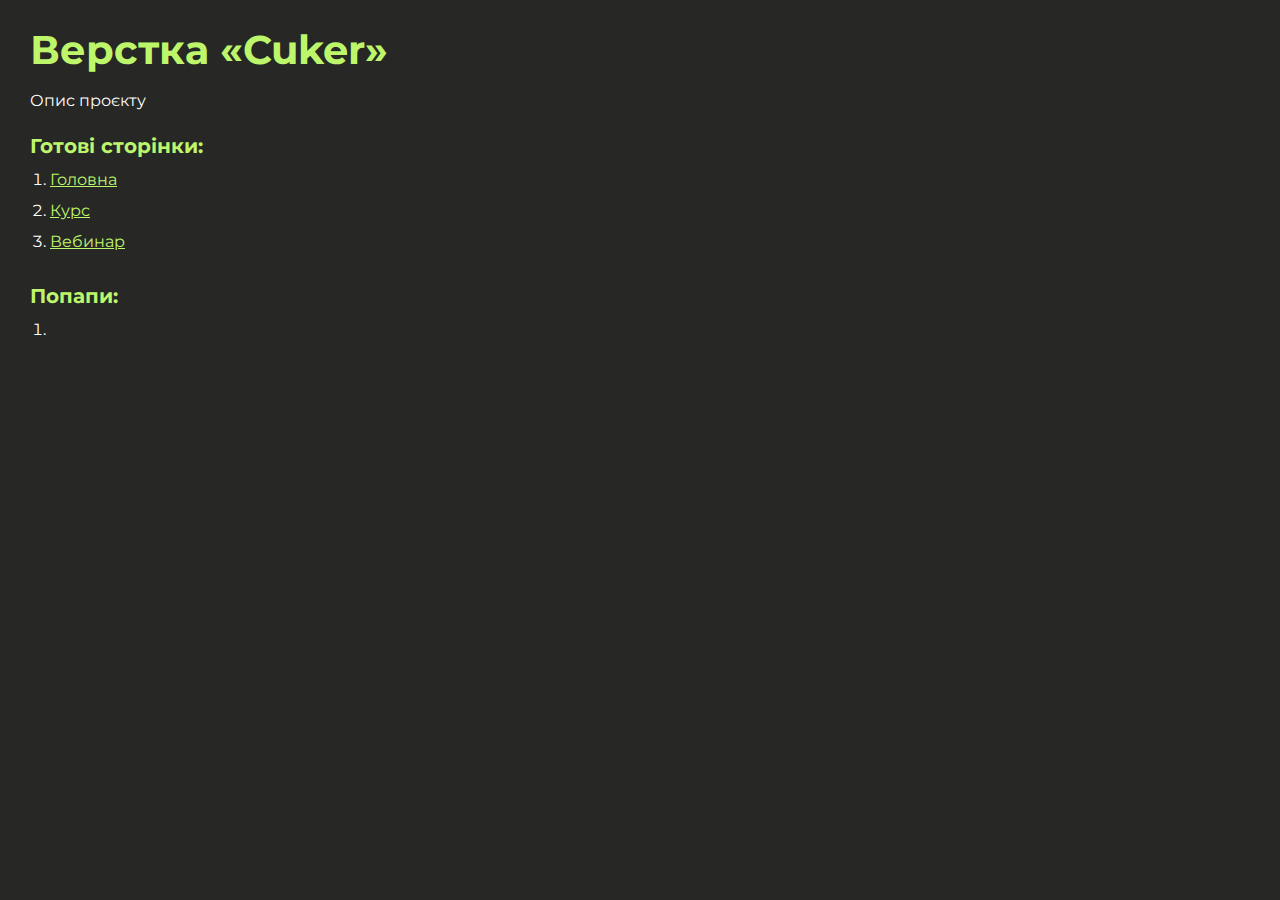
<file: index.html>
<!DOCTYPE html>
<html>

<head>
	<meta charset="UTF-8">
	<meta name="viewport" content="width=device-width, initial-scale=1.0">
	<title>Верстка «Cuker»</title>
</head>

<body>
	<div class="rootpage">
		<h1>Верстка «Cuker»</h1>
		<div class="rootpage__info">
			Опис проєкту
		</div>
		<h2>Готові сторінки:</h2>
		<ol class="rootpage__list">
			<li><a target="_blank" href="home.html">Головна</a></li>
			<li><a target="_blank" href="course.html">Курс</a></li>
			<li><a target="_blank" href="webinar.html">Вебинар</a></li>
		</ol>
		<h2>Попапи:</h2>
		<ol class="rootpage__list">
			<li><a target="_blank" href="home.html#"></a></li>
		</ol>
	</div>
</body>
<style>
	@charset "UTF-8";
	@import url("https://fonts.googleapis.com/css?family=Montserrat:regular,700&display=swap");

	*,
	*::before,
	*::after {
		padding: 0px;
		margin: 0px;
		border: 0px;
		box-sizing: border-box;
	}

	html,
	body {
		height: 100%;
		margin: 0;
		padding: 0;
		min-width: 320px;
		width: 100%;
		color: #fff;
		background-color: #272726;
	}

	body {
		font-family: Montserrat;
		font-size: 100%;
		line-height: 1;
		font-size: 1rem;
	}

	a {
		text-decoration: underline;
		color: #BEF66B;
	}

	a:visited {
		text-decoration: underline;
		color: #BEF66B;
	}

	a:hover {
		text-decoration: none;
	}

	ul li {
		list-style: none;
	}

	img {
		vertical-align: top;
	}

	.wrapper {
		width: 100%;
		min-height: 100%;
		overflow: hidden;
	}

	.rootpage {
		padding: 30px;
		display: flex;
		flex-direction: column;
		align-items: flex-start;
	}

	@media (max-width: 767px) {
		.rootpage {
			padding: 30px 15px;
		}
	}

	h1 {
		color: #BEF66B;
		font-size: 2.5rem;
		margin: 0px 0px 1.25rem 0px;
	}

	@media (max-width: 767px) {
		h1 {
			font-size: 1.85rem;
			margin: 0px 0px 1.25rem 0px;
		}
	}

	h2 {
		color: #BEF66B;
		font-size: 1.25rem;
		margin: 0px 0px 1rem 0px;
	}

	@media (max-width: 767px) {
		h2 {
			font-size: 1.125rem;
			margin: 0px 0px 1rem 0px;
		}
	}

	.rootpage__info {
		line-height: 140%;
		margin: 0px 0px 1.5rem 0px;
	}

	.rootpage__list {
		margin: 0px 0px 2.25rem 1.25rem;
	}

	.rootpage__list li:not(:last-child) {
		margin: 0px 0px 15px 0px;
	}

	.rootpage__contacts,
	.rootpage__tnx {
		border-radius: 200px;
		padding: 20px 65px;
		line-height: 140%;
	}

	@media (max-width: 767px) {

		.rootpage__contacts,
		.rootpage__tnx {
			border-radius: 40px;
			padding: 20px;
		}
	}

	.rootpage__contacts {
		background: #32b5a4;

	}
</style>

</html>
</file>
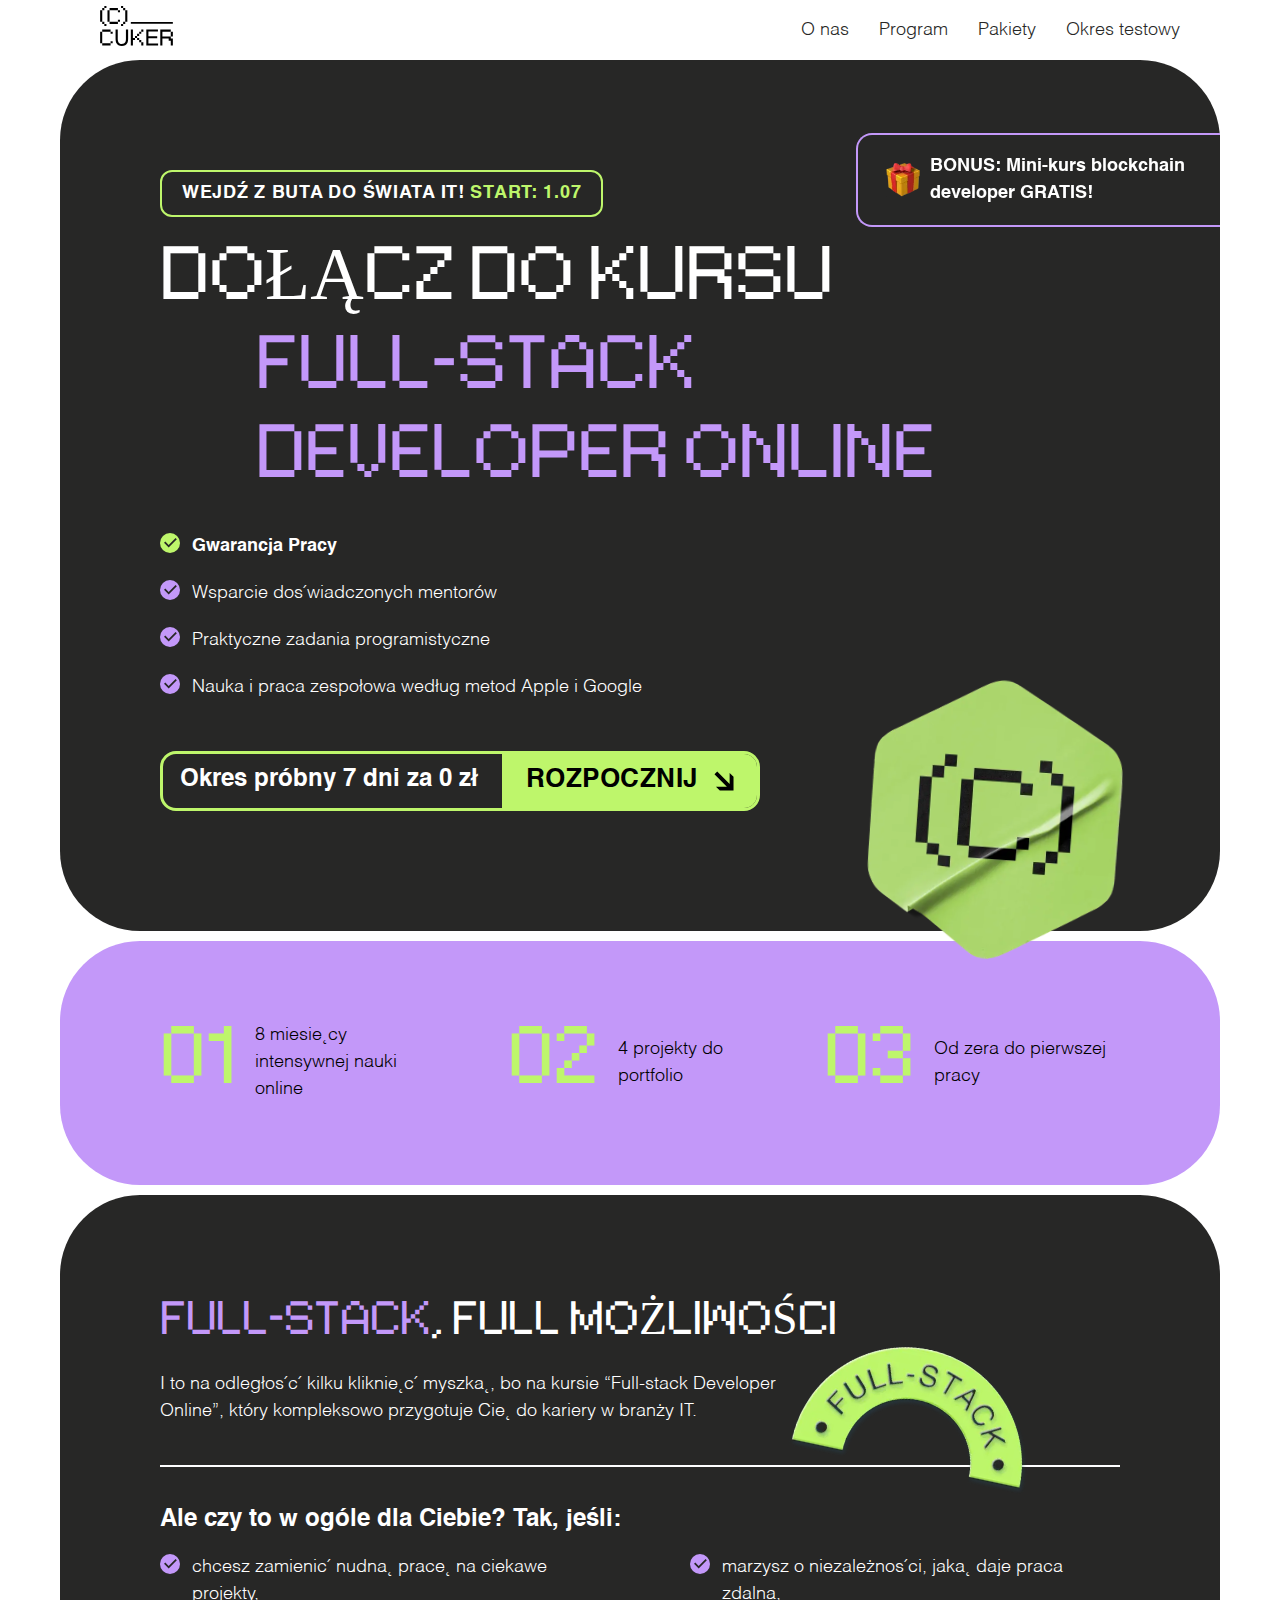
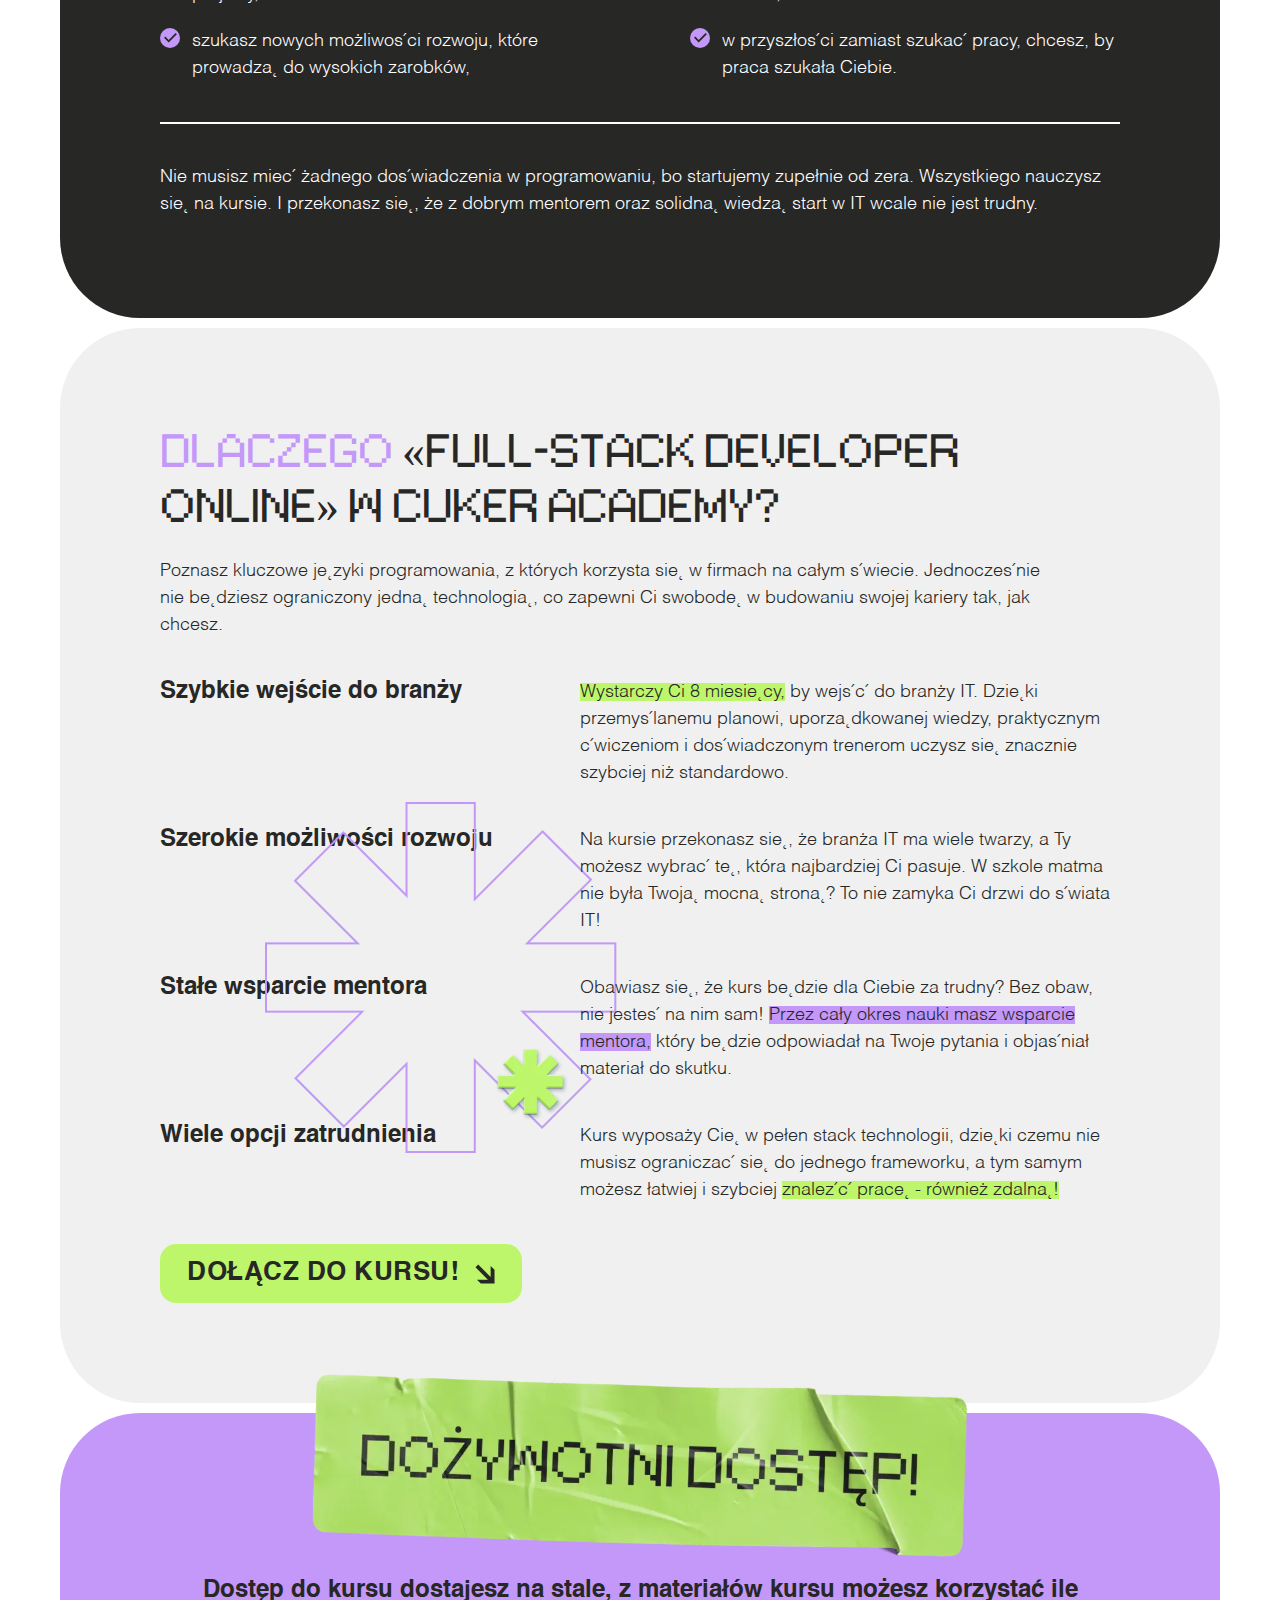
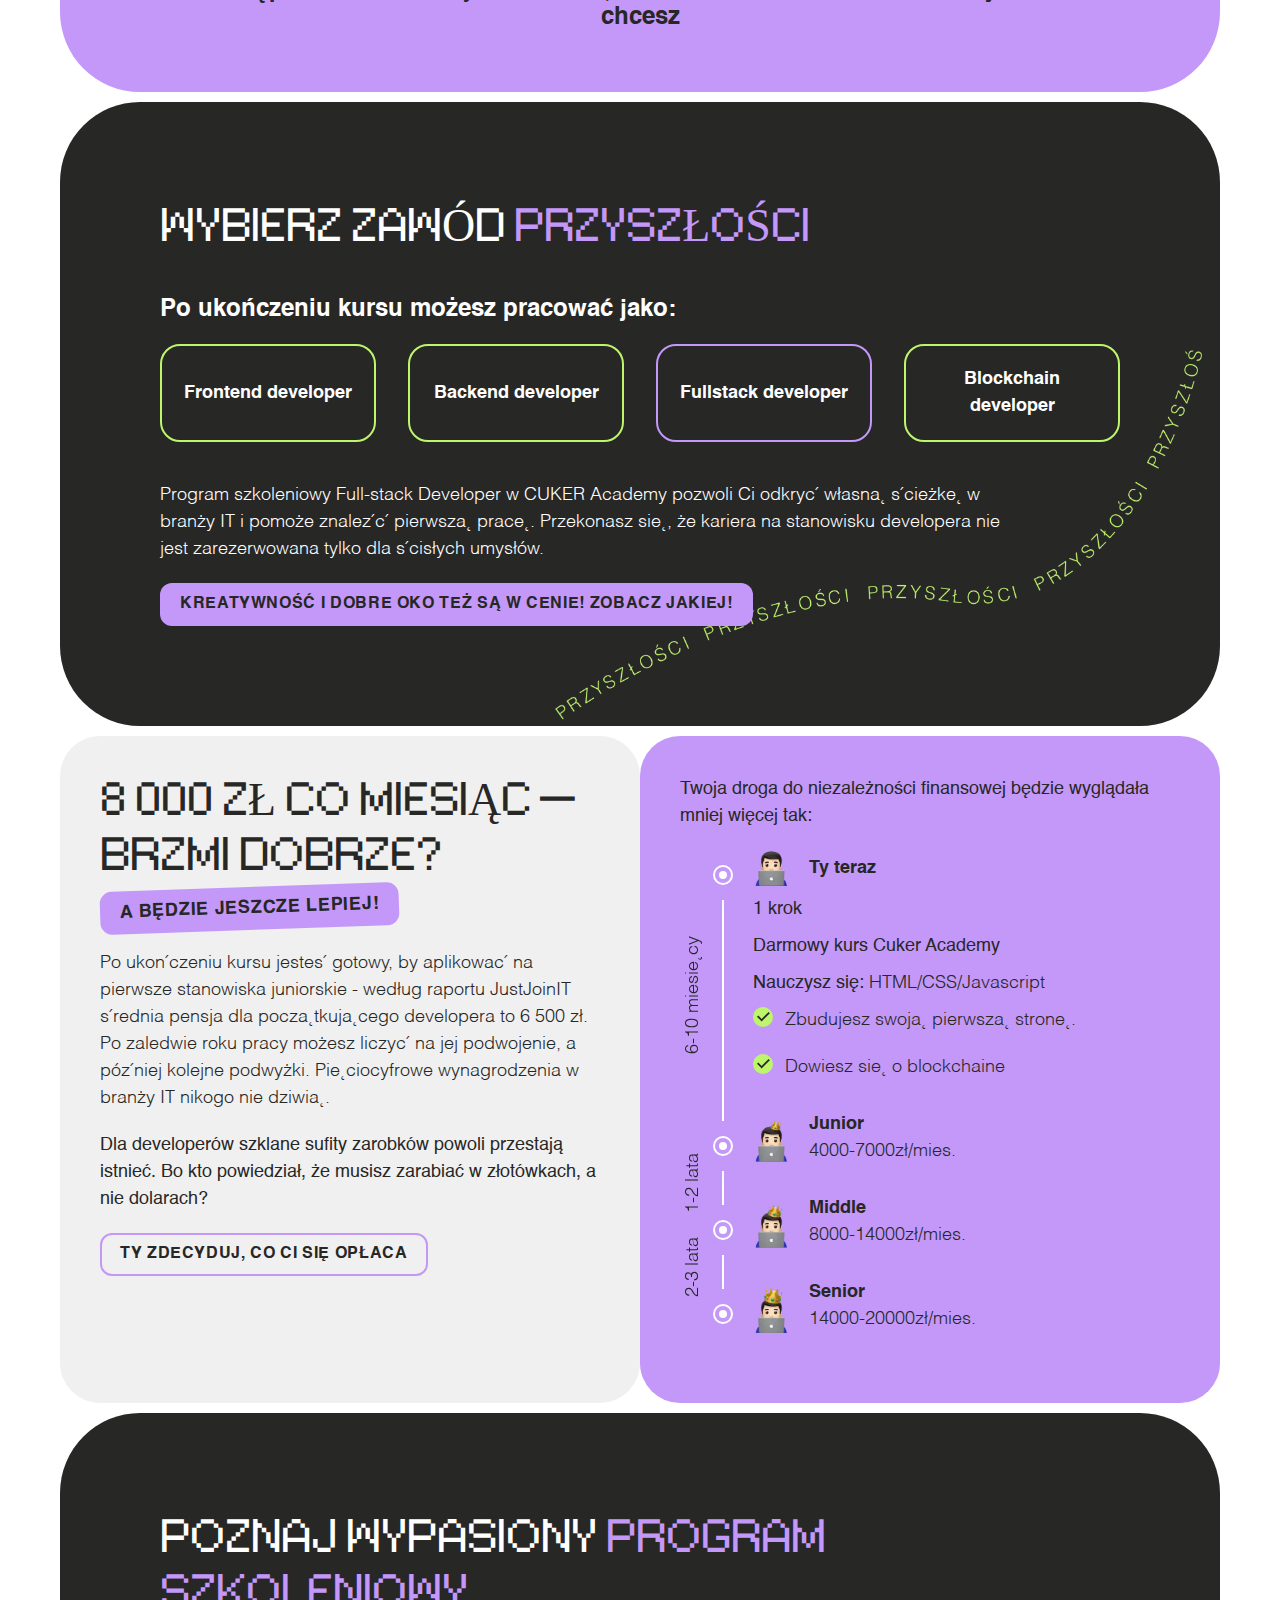
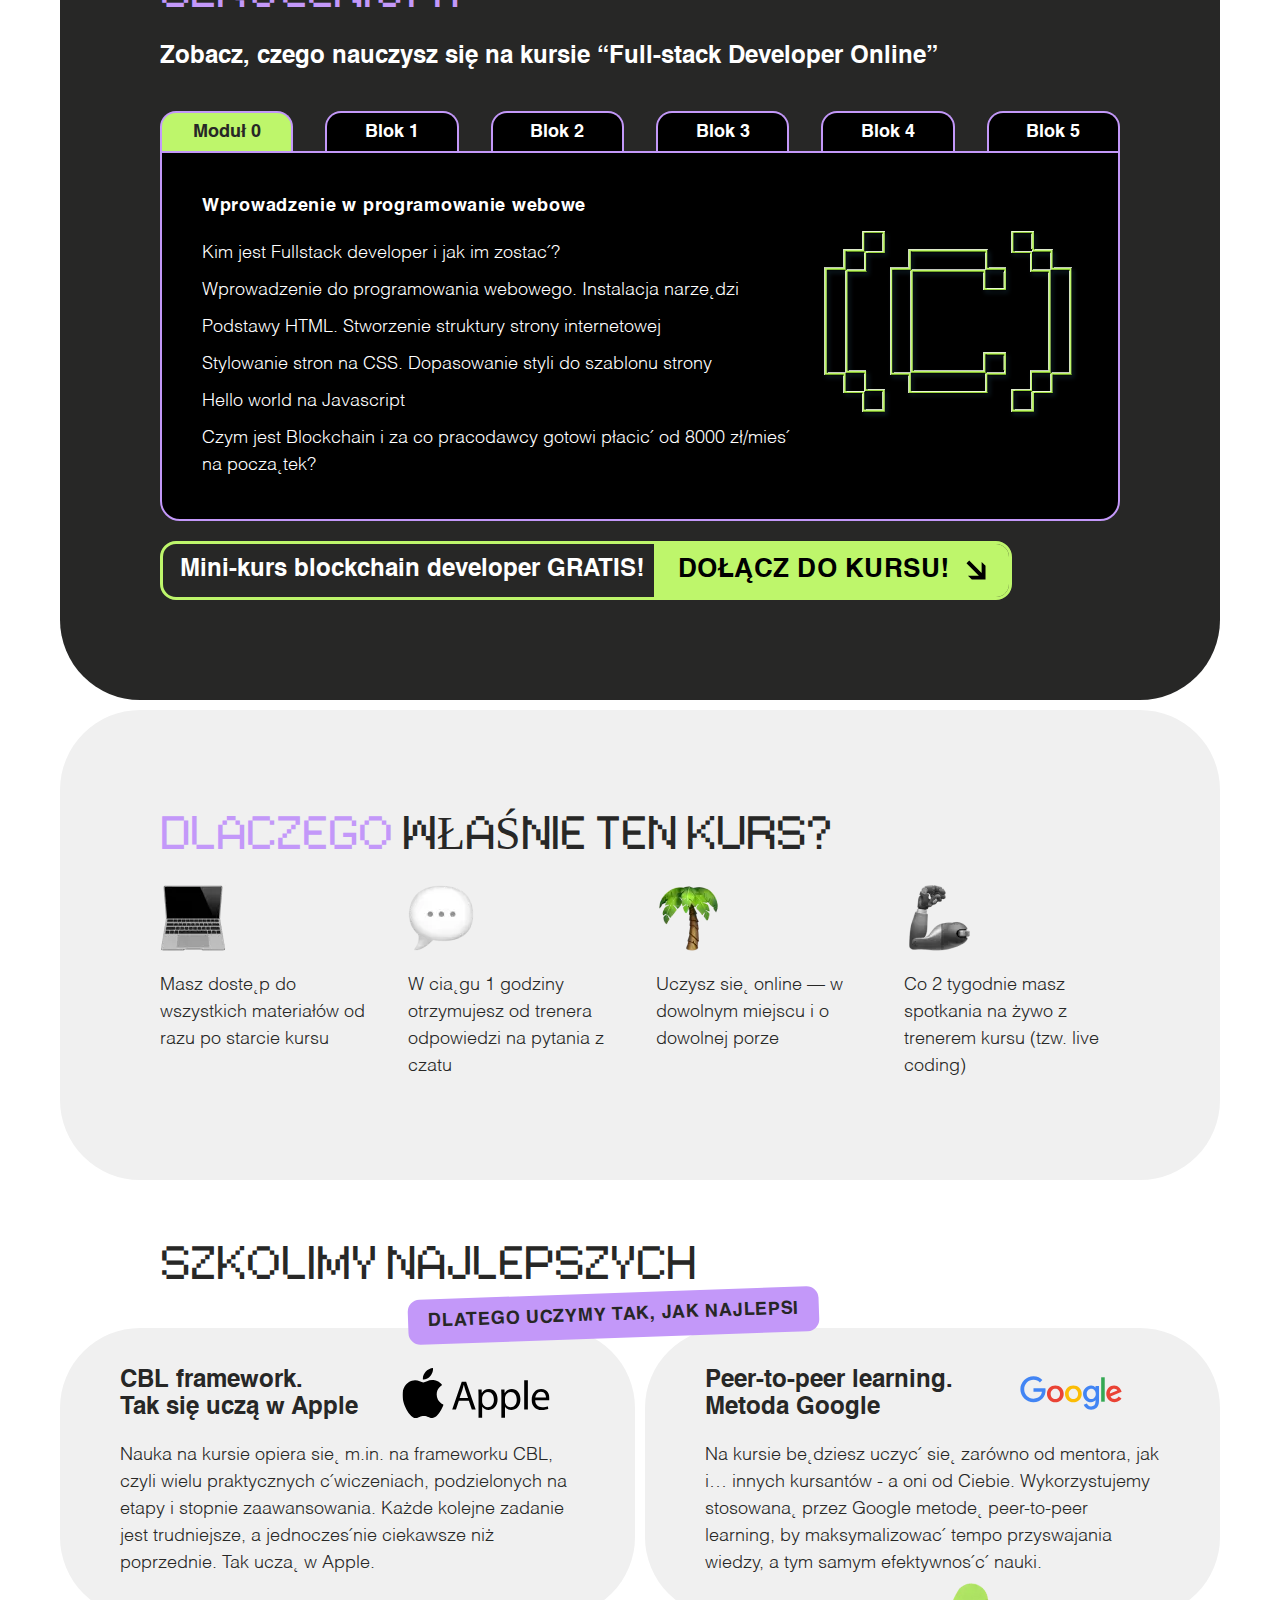
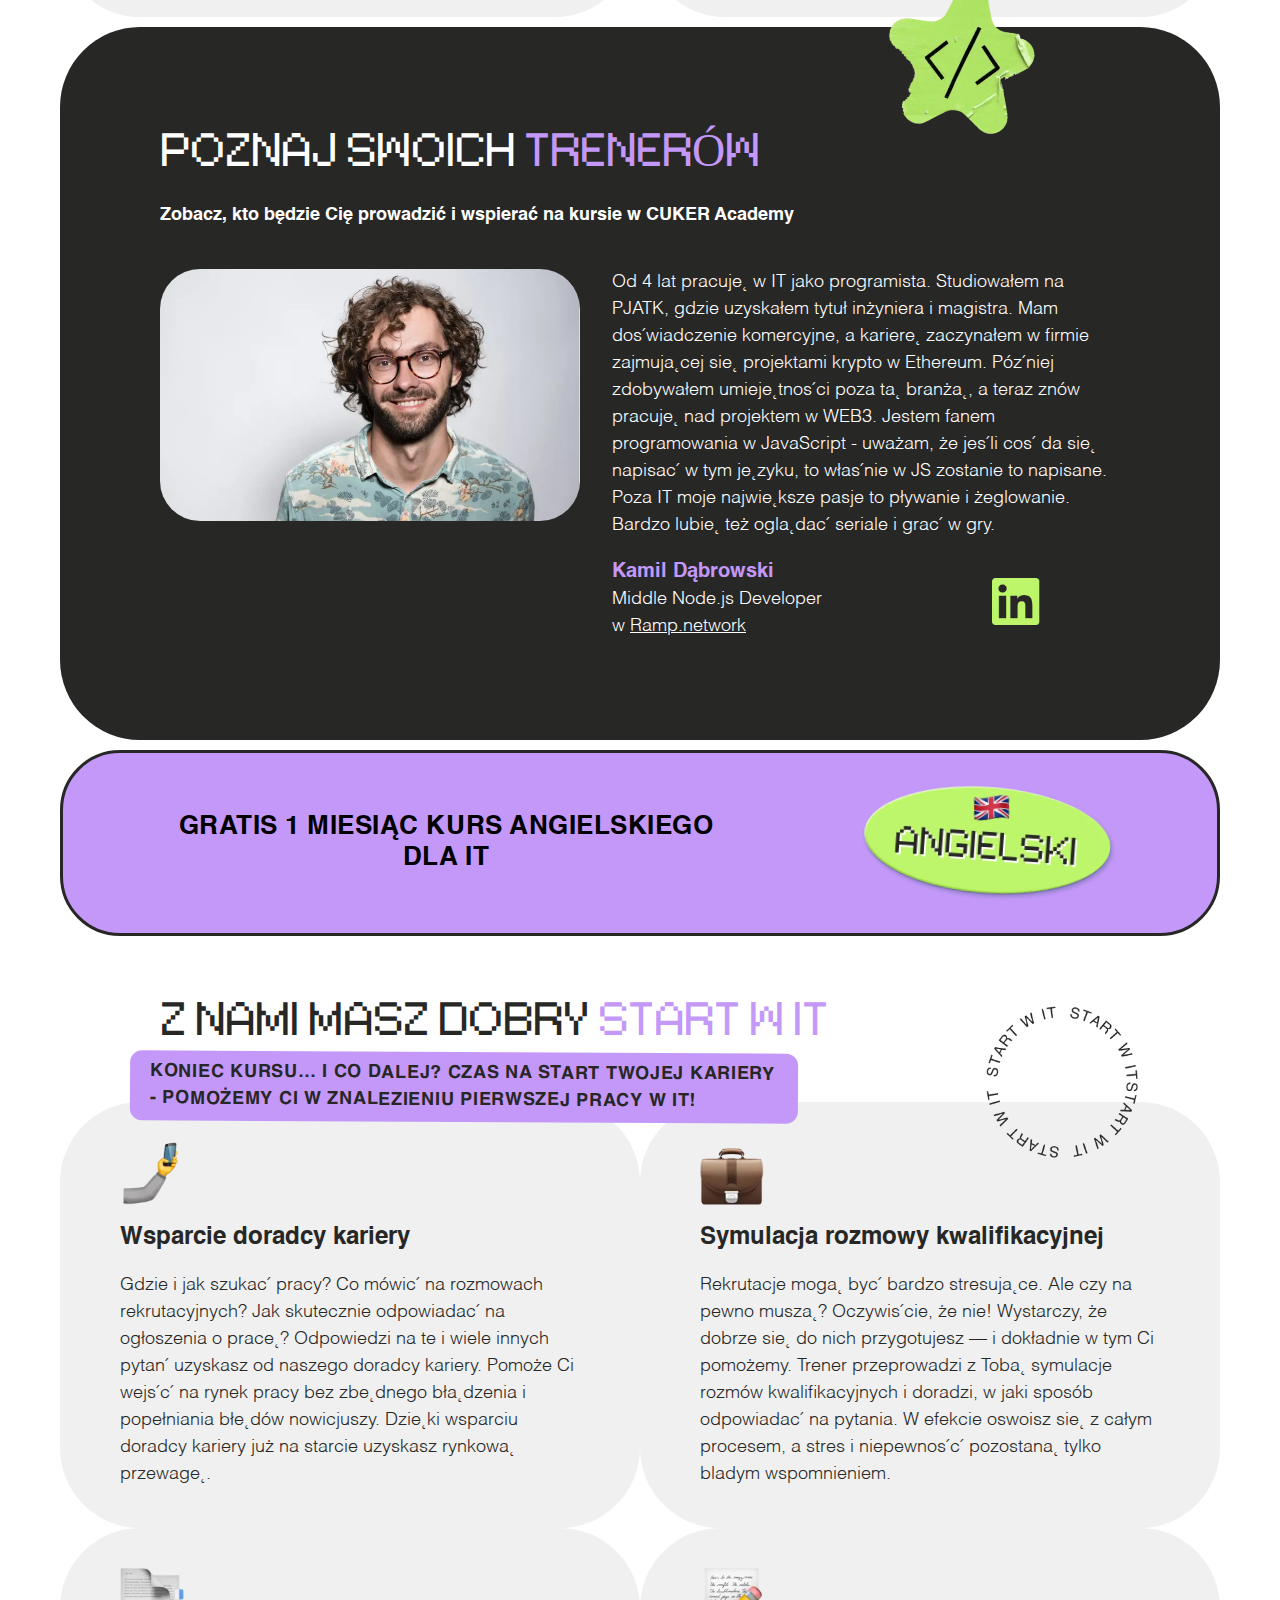
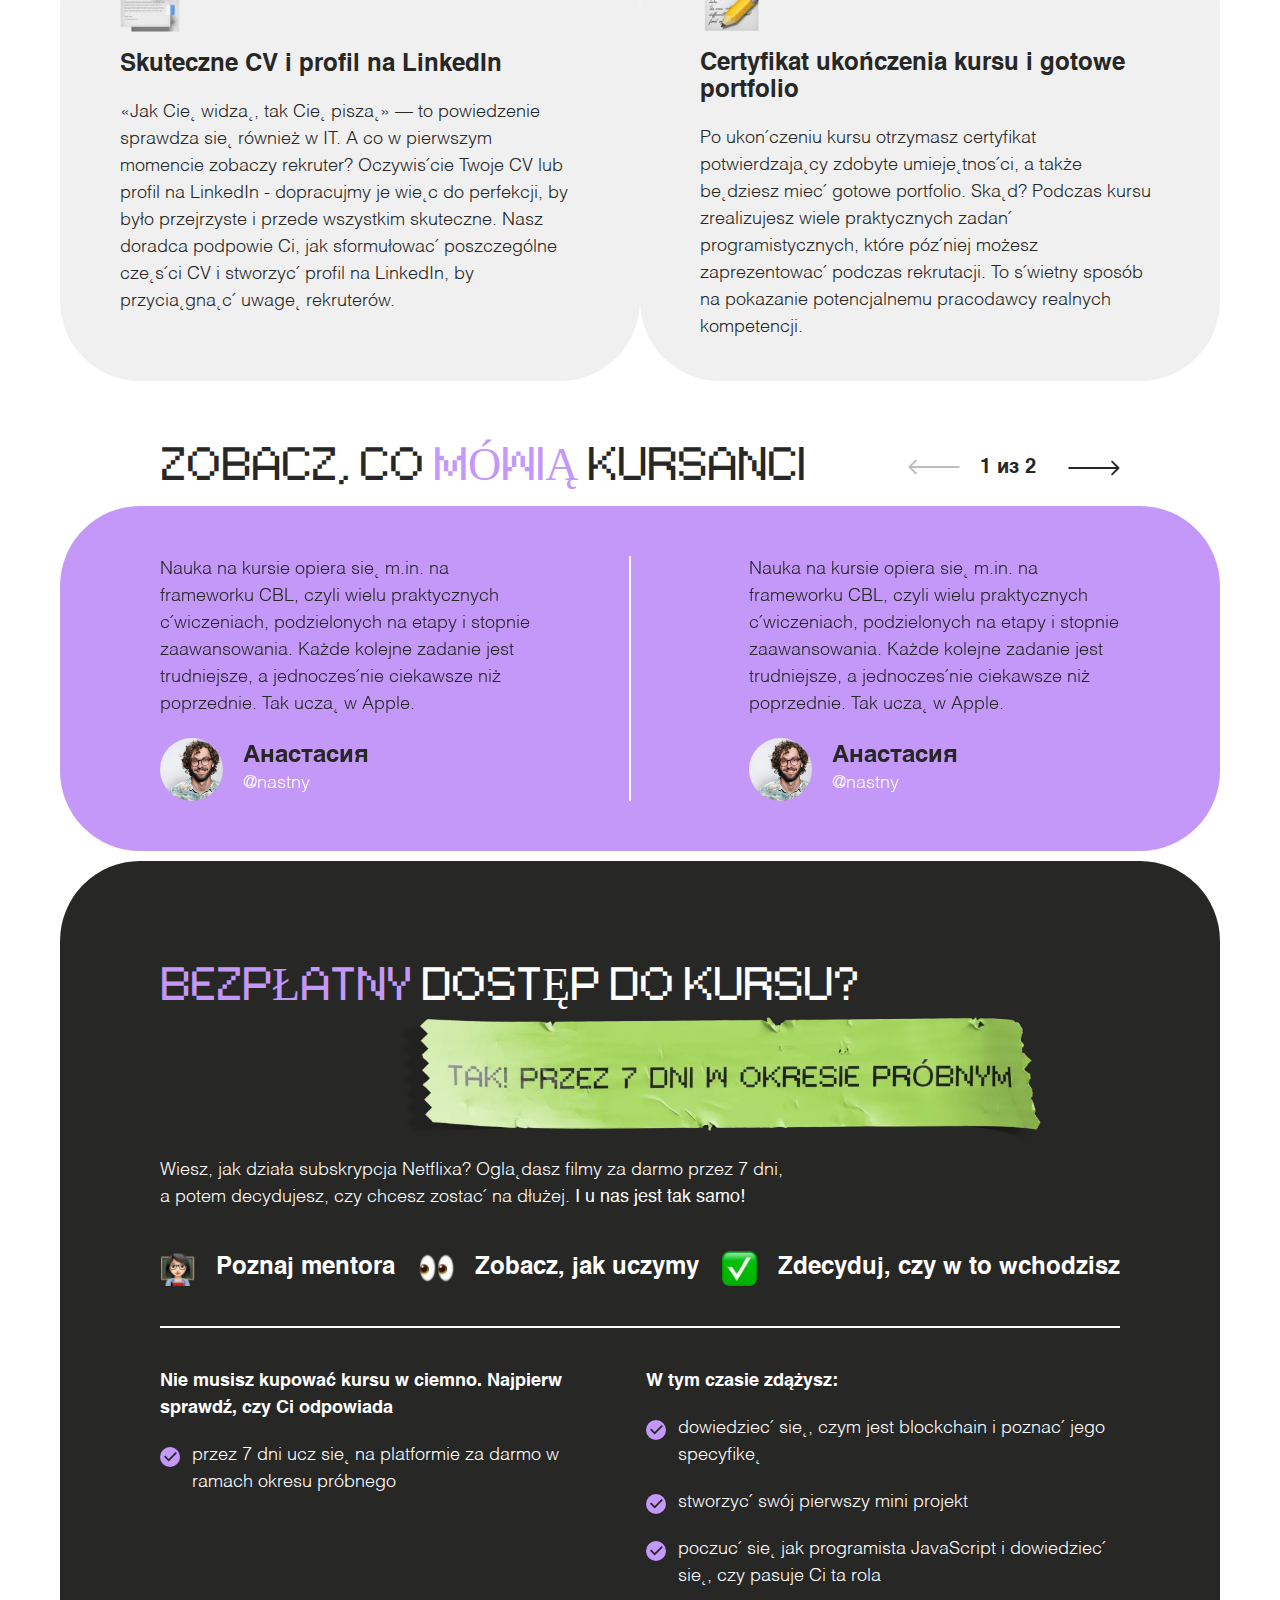
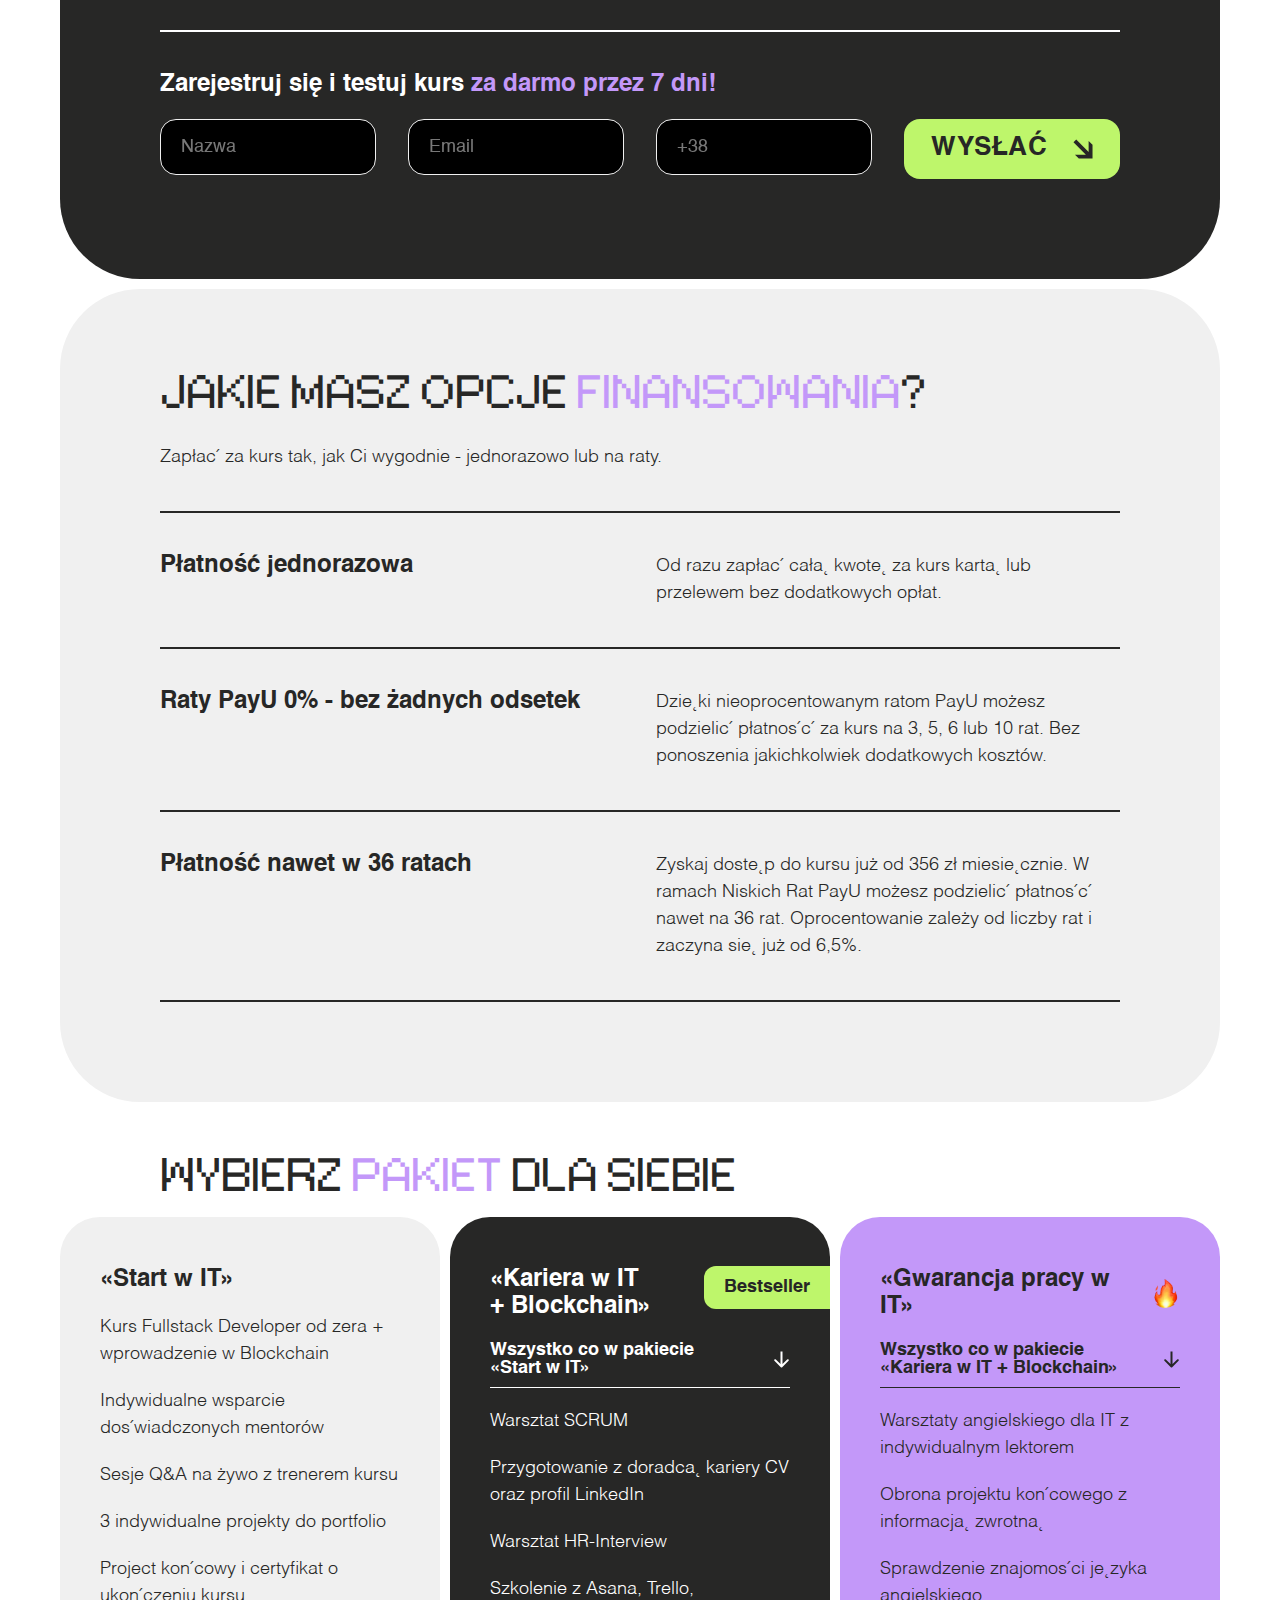
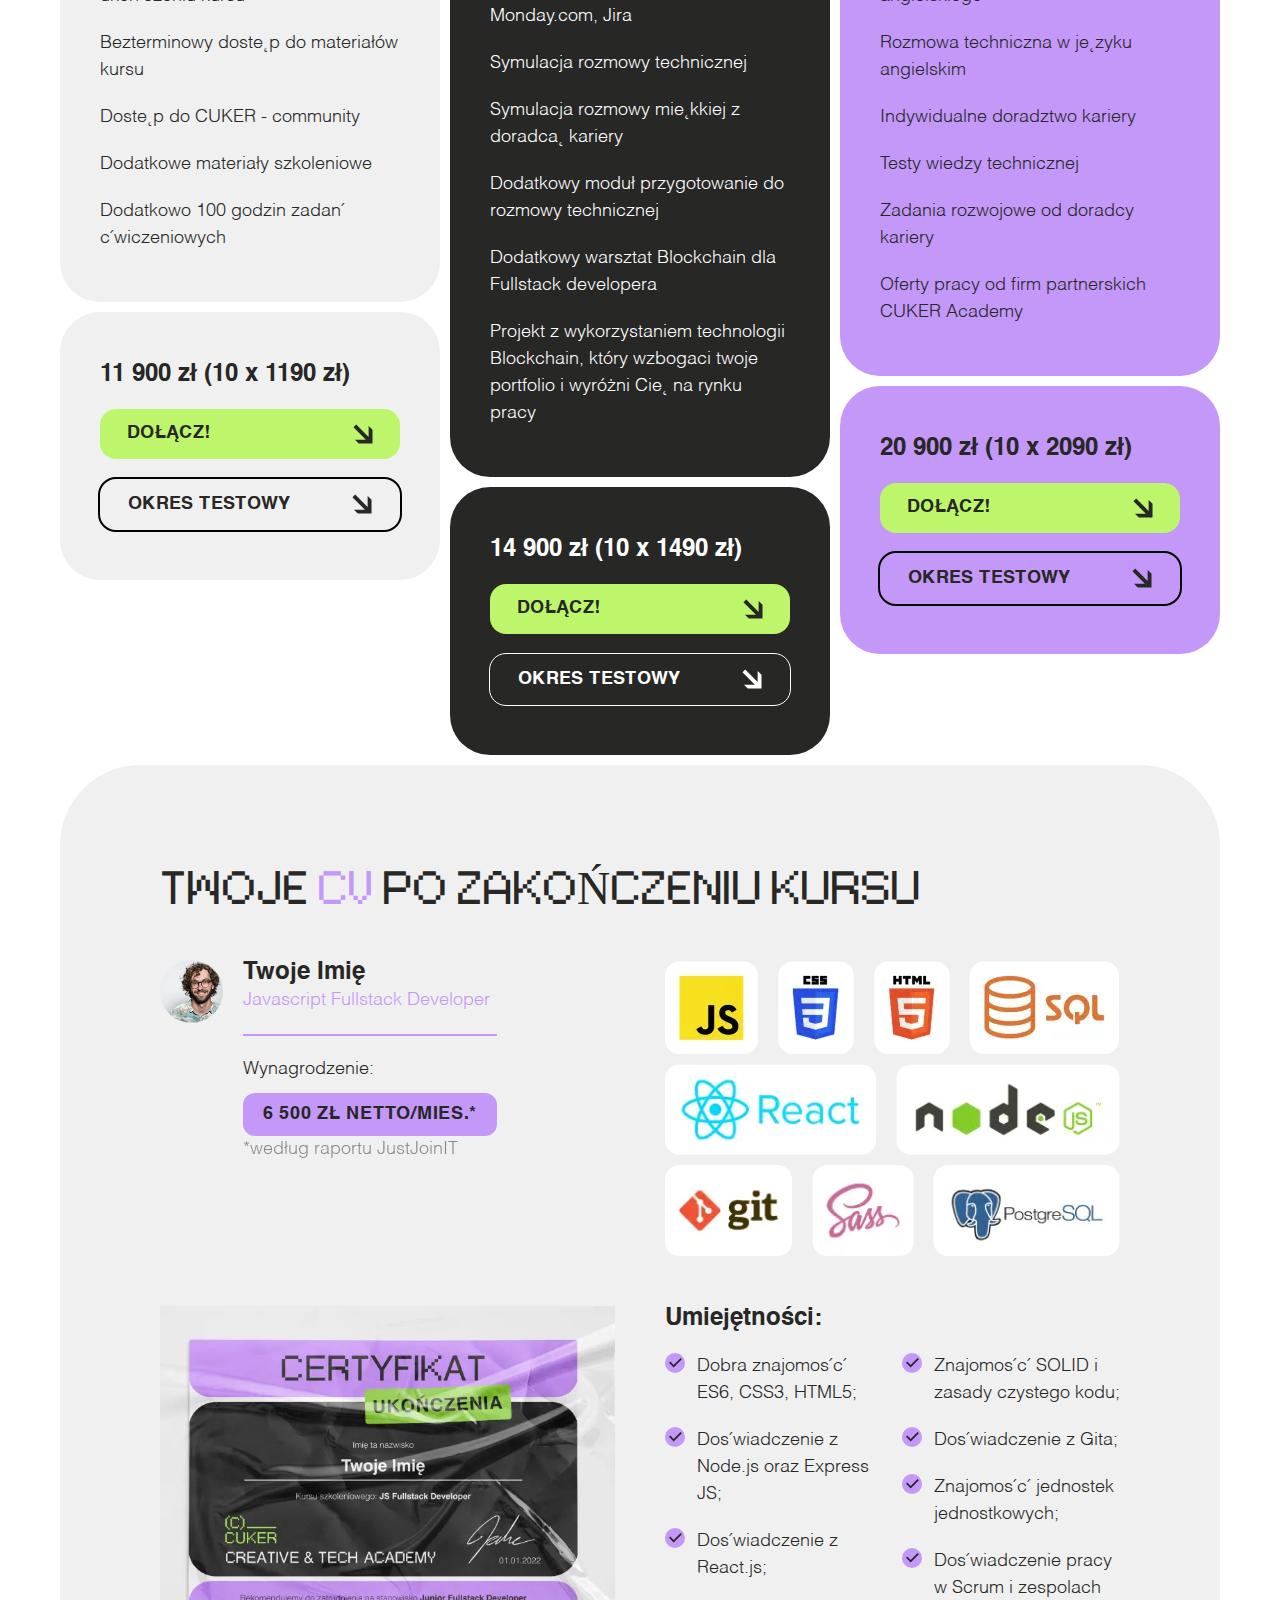
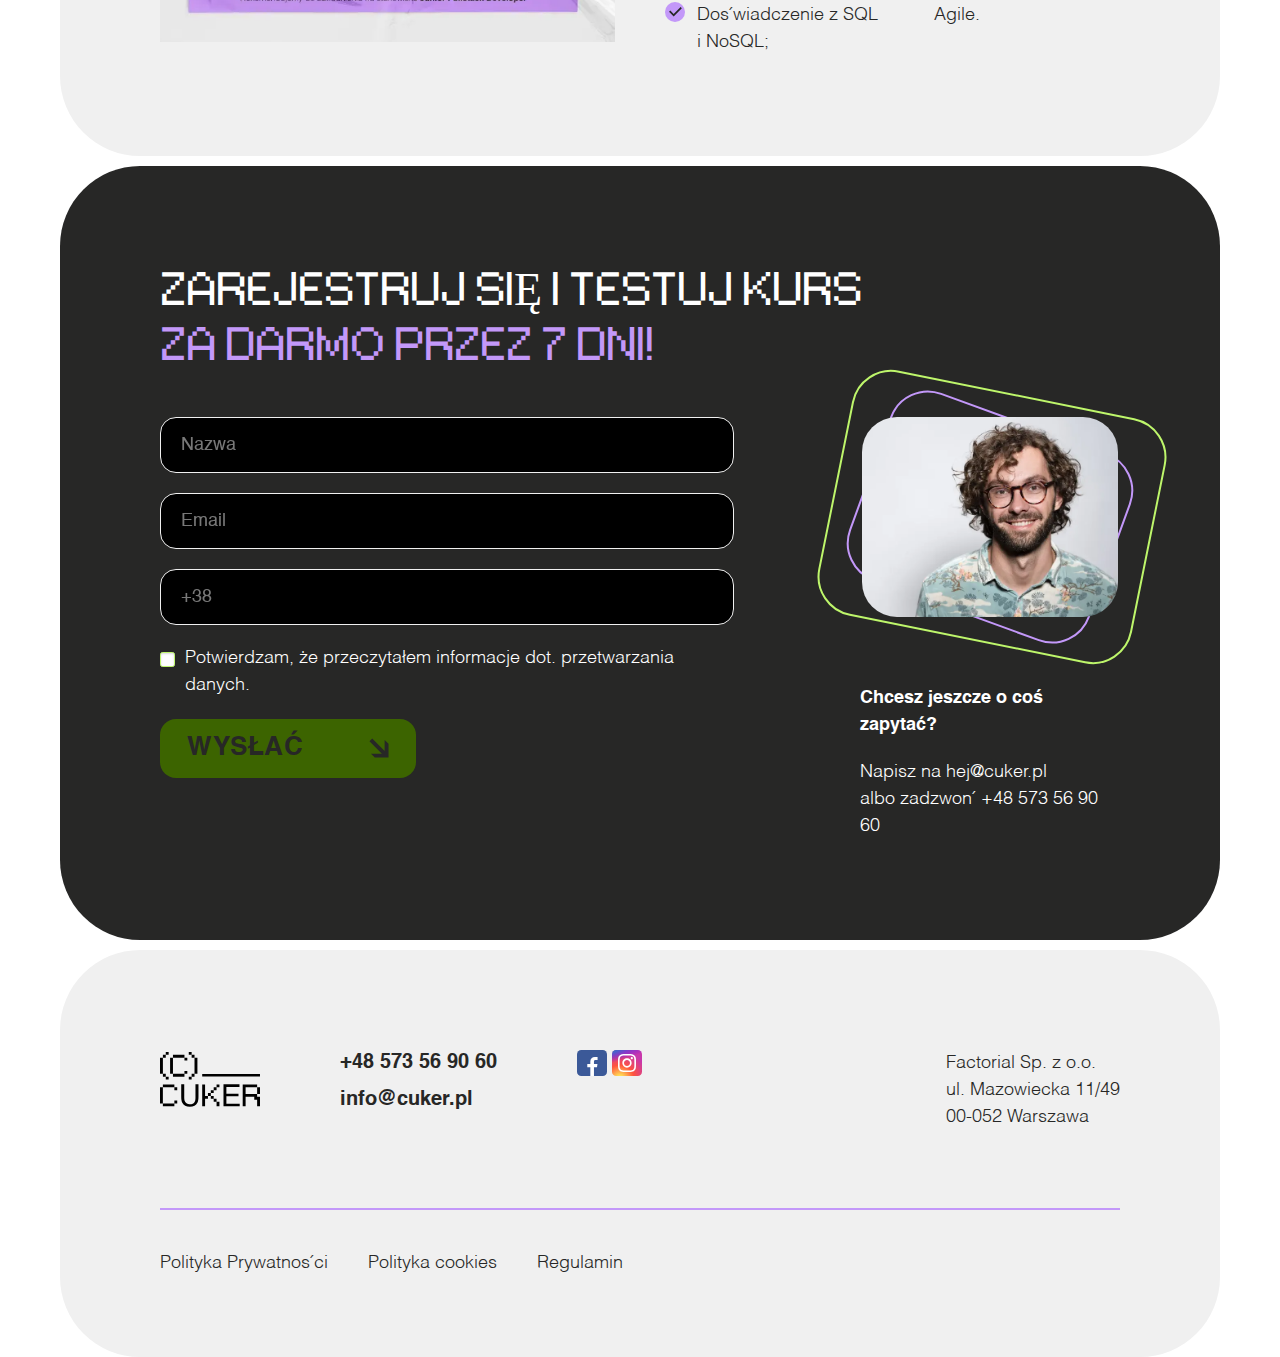
<file: course.html>
<!DOCTYPE html>
<html lang="pl">

<head>
	<title>Full-stack Developer</title>
	<meta charset="UTF-8">
	<meta name="format-detection" content="telephone=no">
	<!-- <style>body{opacity: 0;}</style> -->
	<link rel="stylesheet" href="css/style.min.css?_v=20221012155027">
	<link rel="shortcut icon" href="favicon.ico">
	<!-- <meta name="robots" content="noindex, nofollow"> -->
	<meta name="viewport" content="width=device-width, initial-scale=1.0">
</head>

<body>
	<div class="wrapper">
		<svg fill="none" style="height:0px">
			<symbol id="inst" viewBox="0 0 30 26" fill="none">
				<rect width="30" height="26" rx="4.25531" fill="url(#paint0_radial_107_3180)" />
				<rect width="30" height="26" rx="4.25531" fill="url(#paint1_radial_107_3180)" />
				<path d="M15.0008 3.90039C12.5566 3.90039 12.2498 3.9112 11.2898 3.95537C10.3317 3.99973 9.67766 4.15311 9.10541 4.37814C8.51346 4.61057 8.01133 4.92149 7.51108 5.42748C7.01045 5.93329 6.70294 6.441 6.47232 7.03932C6.24919 7.61812 6.09731 8.27958 6.05419 9.24797C6.01125 10.2186 6 10.529 6 13.0004C6 15.4718 6.01088 15.781 6.05438 16.7517C6.09844 17.7204 6.25013 18.3817 6.4725 18.9603C6.70257 19.5588 7.01007 20.0665 7.51052 20.5723C8.01058 21.0785 8.51271 21.3902 9.10428 21.6226C9.67691 21.8477 10.3311 22.001 11.2891 22.0454C12.2491 22.0896 12.5556 22.1004 14.9997 22.1004C17.4442 22.1004 17.75 22.0896 18.71 22.0454C19.6681 22.001 20.3229 21.8477 20.8955 21.6226C21.4873 21.3902 21.9887 21.0785 22.4887 20.5723C22.9894 20.0665 23.2969 19.5588 23.5275 18.9605C23.7487 18.3817 23.9006 17.7203 23.9456 16.7519C23.9887 15.7812 24 15.4718 24 13.0004C24 10.529 23.9887 10.2188 23.9456 9.24816C23.9006 8.27939 23.7487 7.61812 23.5275 7.03951C23.2969 6.441 22.9894 5.93329 22.4887 5.42748C21.9881 4.9213 21.4875 4.61038 20.895 4.37814C20.3212 4.15311 19.6668 3.99973 18.7087 3.95537C17.7487 3.9112 17.4431 3.90039 14.998 3.90039H15.0008ZM14.1935 5.54029C14.4331 5.53991 14.7005 5.54029 15.0008 5.54029C17.4039 5.54029 17.6887 5.54901 18.6376 5.59261C19.5151 5.63318 19.9914 5.78144 20.3086 5.90599C20.7287 6.07093 21.0281 6.2681 21.3429 6.5866C21.6579 6.9051 21.8529 7.20843 22.0164 7.6331C22.1396 7.95349 22.2864 8.43503 22.3264 9.32228C22.3695 10.2816 22.3789 10.5697 22.3789 12.9983C22.3789 15.4269 22.3695 15.715 22.3264 16.6743C22.2862 17.5616 22.1396 18.0431 22.0164 18.3635C21.8533 18.7882 21.6579 19.0906 21.3429 19.4089C21.0279 19.7274 20.7288 19.9245 20.3086 20.0895C19.9918 20.2146 19.5151 20.3625 18.6376 20.403C17.6889 20.4467 17.4039 20.4561 15.0008 20.4561C12.5976 20.4561 12.3128 20.4467 11.3641 20.403C10.4865 20.3621 10.0103 20.2138 9.69285 20.0893C9.27285 19.9244 8.97284 19.7272 8.65784 19.4087C8.34284 19.0902 8.14783 18.7876 7.98433 18.3628C7.86114 18.0424 7.71433 17.5608 7.67439 16.6736C7.63127 15.7143 7.62264 15.4261 7.62264 12.996C7.62264 10.5659 7.63127 10.2793 7.67439 9.32001C7.71452 8.43276 7.86114 7.95122 7.98433 7.63044C8.14746 7.20578 8.34284 6.90244 8.65784 6.58394C8.97284 6.26544 9.27285 6.06828 9.69285 5.90296C10.0101 5.77783 10.4865 5.62996 11.3641 5.5892C12.1943 5.55128 12.5161 5.53991 14.1935 5.53801V5.54029ZM19.805 7.05127C19.2088 7.05127 18.725 7.53982 18.725 8.14289C18.725 8.74576 19.2088 9.23489 19.805 9.23489C20.4013 9.23489 20.885 8.74576 20.885 8.14289C20.885 7.54001 20.4013 7.05089 19.805 7.05089V7.05127ZM15.0008 8.32716C12.4484 8.32716 10.3789 10.4196 10.3789 13.0004C10.3789 15.5812 12.4484 17.6727 15.0008 17.6727C17.5533 17.6727 19.622 15.5812 19.622 13.0004C19.622 10.4196 17.5531 8.32716 15.0007 8.32716H15.0008ZM15.0008 9.96706C16.6576 9.96706 18.0009 11.325 18.0009 13.0004C18.0009 14.6755 16.6576 16.0337 15.0008 16.0337C13.3439 16.0337 12.0008 14.6755 12.0008 13.0004C12.0008 11.325 13.3439 9.96706 15.0008 9.96706Z" fill="white" />
				<defs>
					<radialGradient id="paint0_radial_107_3180" cx="0" cy="0" r="1" gradientUnits="userSpaceOnUse" gradientTransform="translate(7.96879 28.0025) rotate(-90) scale(25.7679 27.6533)">
						<stop stop-color="#FFDD55" />
						<stop offset="0.1" stop-color="#FFDD55" />
						<stop offset="0.5" stop-color="#FF543E" />
						<stop offset="1" stop-color="#C837AB" />
					</radialGradient>
					<radialGradient id="paint1_radial_107_3180" cx="0" cy="0" r="1" gradientUnits="userSpaceOnUse" gradientTransform="translate(-5.02516 1.873) rotate(76.9946) scale(11.5917 54.4373)">
						<stop stop-color="#3771C8" />
						<stop offset="0.128" stop-color="#3771C8" />
						<stop offset="1" stop-color="#6600FF" stop-opacity="0" />
					</radialGradient>
				</defs>
			</symbol>
			<symbol id="fb" viewBox="0 0 30 26" fill="none">
				<rect width="30" height="26" rx="4.25531" fill="#3B5998" />
				<path fill-rule="evenodd" clip-rule="evenodd" d="M16.9624 26.0003V17.3031H19.9947L20.4489 13.9138H16.962V11.7497C16.962 10.7678 17.2449 10.0987 18.7068 10.0987L20.5715 10.0982V7.06661C20.2494 7.0262 19.1426 6.93359 17.8547 6.93359C15.1667 6.93359 13.3261 8.51295 13.3261 11.4134V13.9138H10.2858V17.3031H13.3261V26.0003H16.9624Z" fill="white" />
			</symbol>
			<symbol id="btn-icon" viewBox="0 0 20 21">
				<path d="M0 3.38583L0.0116978 3.37316L2.87984 0.50585L2.88569 0.5L15.9181 13.533V7.77211V2.01604L20 6.09715V11.8532V16.6655V20.5H5.61735L1.53546 16.4179H13.0314L0 3.38583Z" />
			</symbol>
			<symbol id="check" viewBox="0 0 16 16" fill="none">
				<path fill-rule="evenodd" clip-rule="evenodd" d="M14.8508 4.26147L6.66667 12.4456L2.03821 7.81702L3.2953 6.55996L6.66668 9.9314L13.5937 3.00439L14.8508 4.26147Z" fill="#272726" />
			</symbol>
			<symbol id="apple" viewBox="0 0 147 50" fill="none">
				<g clip-path="url(#clip0_55_763)">
					<path d="M34.1918 26.5681C34.1312 20.2412 39.3901 17.2014 39.6266 17.0567C36.6666 12.7563 32.0689 12.1653 30.4312 12.0989C26.5189 11.7008 22.7946 14.3908 20.805 14.3908C18.8155 14.3908 15.7524 12.1532 12.5073 12.2195C8.23711 12.2798 4.30053 14.6864 2.09872 18.4861C-2.32918 26.1218 0.970512 37.4608 5.29529 43.6671C7.41219 46.7008 9.92335 50.1206 13.2352 49.994C16.4257 49.8673 17.6267 47.9433 21.4723 47.9433C25.3179 47.9433 26.4036 49.994 29.77 49.9336C33.1971 49.8673 35.3686 46.8335 37.4673 43.7877C39.8814 40.2593 40.8822 36.8516 40.9429 36.6707C40.864 36.6405 34.2646 34.1254 34.1918 26.5681Z" fill="black" />
					<path d="M27.8654 7.98552C29.6244 5.86852 30.8072 2.93124 30.4857 0C27.9564 0.102533 24.8933 1.67672 23.0796 3.79373C21.4541 5.66345 20.0286 8.65501 20.4168 11.5259C23.2252 11.7431 26.1124 10.0965 27.8654 7.98552ZM56.3738 32.7865L53.4623 41.5621H49.7198L59.2489 13.6731H63.6161L73.1816 41.5621H69.3117L66.3153 32.7865H56.3738ZM65.5692 29.9698L62.8276 21.9421C62.2028 20.1206 61.7903 18.468 61.3718 16.8516H61.293C60.8744 18.5042 60.4195 20.199 59.8797 21.8999L57.138 29.9638L65.5692 29.9698ZM76.0203 28.07C76.0203 25.5066 75.9414 23.4318 75.8504 21.532H79.138L79.3078 24.9698H79.3867C80.8849 22.5271 83.2565 21.0796 86.5441 21.0796C91.4148 21.0796 95.0723 25.1749 95.0723 31.2606C95.0723 38.462 90.6626 42.0145 85.9193 42.0145C83.2565 42.0145 80.9273 40.8565 79.7203 38.8721H79.6414V49.7527H76.0203V28.07ZM79.6354 33.4077C79.6354 33.9505 79.7142 34.4391 79.8052 34.8975C80.4724 37.4186 82.6742 39.1616 85.3007 39.1616C89.1705 39.1616 91.4208 36.0193 91.4208 31.4234C91.4208 27.4065 89.2979 23.9807 85.428 23.9807C82.9351 23.9807 80.6059 25.76 79.8901 28.4922C79.7627 28.9445 79.6414 29.4873 79.6414 29.9819L79.6354 33.4077ZM98.8573 28.07C98.8573 25.5066 98.7784 23.4318 98.6874 21.532H101.975L102.145 24.9698H102.224C103.722 22.5271 106.094 21.0796 109.381 21.0796C114.252 21.0796 117.909 25.1749 117.909 31.2606C117.909 38.462 113.5 42.0145 108.756 42.0145C106.094 42.0145 103.764 40.8565 102.557 38.8721H102.478V49.7527H98.8573V28.07ZM102.478 33.4077C102.478 33.9505 102.557 34.4391 102.648 34.8975C103.316 37.4186 105.517 39.1616 108.144 39.1616C112.014 39.1616 114.264 36.0193 114.264 31.4234C114.264 27.4065 112.141 23.9807 108.271 23.9807C105.778 23.9807 103.449 25.76 102.733 28.4922C102.606 28.9445 102.485 29.4873 102.485 29.9819L102.478 33.4077ZM121.7 12.1834H125.364V41.5561H121.7V12.1834ZM132.728 32.2075C132.806 37.1291 135.973 39.1616 139.63 39.1616C142.251 39.1616 143.834 38.7093 145.205 38.1303L145.829 40.7358C144.543 41.3148 142.336 41.9783 139.133 41.9783C132.934 41.9783 129.228 37.9252 129.228 31.8818C129.228 25.8384 132.806 21.0796 138.672 21.0796C145.247 21.0796 146.994 26.8275 146.994 30.5127C146.994 31.2606 146.915 31.8335 146.867 32.2075H132.728ZM143.464 29.6019C143.506 27.2859 142.505 23.6852 138.387 23.6852C134.681 23.6852 133.061 27.0808 132.77 29.6019H143.464Z" fill="black" />
				</g>
				<defs>
					<clipPath id="clip0_55_763">
						<rect width="147" height="50" fill="white" />
					</clipPath>
				</defs>
			</symbol>
			<symbol id="google" viewBox="-40.446 -22.19 350.532 133.14">
				<path d="M115.39 46.71c0 12.77-9.99 22.18-22.25 22.18s-22.25-9.41-22.25-22.18c0-12.86 9.99-22.18 22.25-22.18s22.25 9.32 22.25 22.18zm-9.74 0c0-7.98-5.79-13.44-12.51-13.44s-12.51 5.46-12.51 13.44c0 7.9 5.79 13.44 12.51 13.44s12.51-5.55 12.51-13.44z" fill="#EA4335" />
				<path d="M163.39 46.71c0 12.77-9.99 22.18-22.25 22.18s-22.25-9.41-22.25-22.18c0-12.85 9.99-22.18 22.25-22.18s22.25 9.32 22.25 22.18zm-9.74 0c0-7.98-5.79-13.44-12.51-13.44s-12.51 5.46-12.51 13.44c0 7.9 5.79 13.44 12.51 13.44s12.51-5.55 12.51-13.44z" fill="#FBBC05" />
				<path d="M209.39 25.87v39.82c0 16.38-9.66 23.07-21.08 23.07-10.75 0-17.22-7.19-19.66-13.07l8.48-3.53c1.51 3.61 5.21 7.87 11.17 7.87 7.31 0 11.84-4.51 11.84-13v-3.19h-.34c-2.18 2.69-6.38 5.04-11.68 5.04-11.09 0-21.25-9.66-21.25-22.09 0-12.52 10.16-22.26 21.25-22.26 5.29 0 9.49 2.35 11.68 4.96h.34v-3.61h9.25zm-8.56 20.92c0-7.81-5.21-13.52-11.84-13.52-6.72 0-12.35 5.71-12.35 13.52 0 7.73 5.63 13.36 12.35 13.36 6.63 0 11.84-5.63 11.84-13.36z" fill="#4285F4" />
				<path d="M224.64 2.53v65h-9.5v-65z" fill="#34A853" />
				<path d="M261.66 54.01l7.56 5.04c-2.44 3.61-8.32 9.83-18.48 9.83-12.6 0-22.01-9.74-22.01-22.18 0-13.19 9.49-22.18 20.92-22.18 11.51 0 17.14 9.16 18.98 14.11l1.01 2.52-29.65 12.28c2.27 4.45 5.8 6.72 10.75 6.72 4.96 0 8.4-2.44 10.92-6.14zm-23.27-7.98l19.82-8.23c-1.09-2.77-4.37-4.7-8.23-4.7-4.95 0-11.84 4.37-11.59 12.93z" fill="#EA4335" />
				<path d="M34.93 40.94v-9.41h31.71c.31 1.64.47 3.58.47 5.68 0 7.06-1.93 15.79-8.15 22.01-6.05 6.3-13.78 9.66-24.02 9.66C15.96 68.88 0 53.42 0 34.44 0 15.46 15.96 0 34.94 0c10.5 0 17.98 4.12 23.6 9.49l-6.64 6.64c-4.03-3.78-9.49-6.72-16.97-6.72-13.86 0-24.7 11.17-24.7 25.03 0 13.86 10.84 25.03 24.7 25.03 8.99 0 14.11-3.61 17.39-6.89 2.66-2.66 4.41-6.46 5.1-11.65z" fill="#4285F4" />
			</symbol>
			<symbol id="arrow" viewBox="0 0 51 16" fill="none">
				<path d="M0.292892 8.70711C-0.0976295 8.31658 -0.0976295 7.68342 0.292892 7.29289L6.65685 0.928932C7.04738 0.538408 7.68054 0.538408 8.07107 0.928932C8.46159 1.31946 8.46159 1.95262 8.07107 2.34315L2.41422 8L8.07107 13.6569C8.46159 14.0474 8.46159 14.6805 8.07107 15.0711C7.68054 15.4616 7.04738 15.4616 6.65685 15.0711L0.292892 8.70711ZM51 9H1V7H51V9Z" fill="#272726" />
			</symbol>
			<symbol id="spoller-arrow" viewBox="0 0 16 27">
				<path d="M6.79289 22.2071C7.18342 22.5976 7.81658 22.5976 8.20711 22.2071L14.5711 15.8431C14.9616 15.4526 14.9616 14.8195 14.5711 14.4289C14.1805 14.0384 13.5474 14.0384 13.1569 14.4289L7.5 20.0858L1.84315 14.4289C1.45262 14.0384 0.819456 14.0384 0.428932 14.4289C0.0384074 14.8195 0.0384074 15.4526 0.428932 15.8431L6.79289 22.2071ZM6.5 6.5L6.5 21.5L8.5 21.5L8.5 6.5L6.5 6.5Z" />
			</symbol>
			<symbol id="logo" viewBox="0 0 180 99">
				<path d="M10.3971 10.3426H5.22607V5.17155H10.3971V10.3426ZM15.5682 5.17155H10.3971V0.000488281H15.5682V5.17155ZM10.3971 44.3946H5.22607V39.2235H10.3971V44.3946ZM15.5682 49.5657H10.3971V44.3946H15.5682V49.5657ZM5.22607 39.2235H0V10.3426H5.22607V39.2235Z" />
				<path d="M44.0133 5.17155V10.3426H23.3291V5.17155H44.0133ZM44.0133 15.5137V10.3426H49.1844V15.5137H44.0133ZM49.1844 39.2235H44.0133V34.0525H49.1844V39.2235ZM23.3291 44.3946V39.2235H44.0133V44.3946H23.3291ZM18.158 10.3426H23.3291V39.2235H18.158V10.3426Z" />
				<path d="M62.1232 10.3426H56.9522V5.17155H62.1232V10.3426ZM56.9522 5.17155H51.7811V0.000488281H56.9522V5.17155ZM62.1232 44.3946H56.9522V39.2235H62.1232V44.3946ZM56.9522 49.5657H51.7811V44.3946H56.9522V49.5657ZM67.3493 39.2235H62.1232V10.3426H67.3493V39.2235Z" />
				<path d="M75.9629 39.8208H179.978V44.1367H75.9629V39.8208Z" />
				<path d="M25.8553 58.431V63.602H5.17106V58.431H25.8553ZM25.8553 68.7731V63.602H31.0264V68.7731H25.8553ZM31.0264 92.483H25.8553V87.3119H31.0264V92.483ZM5.17106 97.654V92.483H25.8553V97.654H5.17106ZM0 63.602H5.17106V92.483H0V63.602Z" />
				<path d="M43.6154 58.1952V82.585C43.6154 85.4502 44.1526 87.8318 45.227 89.73C46.8208 92.5952 49.5069 94.0278 53.2853 94.0278C57.8159 94.0278 60.8959 92.4788 62.5255 89.3808C63.403 87.6975 63.8417 85.4323 63.8417 82.585V58.1952H69.2676V80.3555C69.2676 85.2084 68.614 88.9421 67.3068 91.5566C64.9072 96.3199 60.3766 98.7016 53.7151 98.7016C47.0536 98.7016 42.532 96.3199 40.1503 91.5566C38.8431 88.9421 38.1894 85.2084 38.1894 80.3555V58.1952H43.6154Z" />
				<path d="M101.818 97.654V89.4573H106.989V97.654H101.818ZM86.305 79.1152V84.2863H81.1339V97.654H75.9629V58.431H81.1339V79.1152H86.305ZM86.305 79.1152V73.9441H91.4761V79.1152H86.305ZM91.4761 73.9441V68.7731H96.6471V73.9441H91.4761ZM96.6471 68.7731V63.602H101.818V68.7731H96.6471ZM101.818 63.602V58.431H106.989V63.602H101.818ZM91.4761 84.2863V79.1152H96.6471V84.2863H91.4761ZM96.6471 89.4573V84.2863H101.818V89.4573H96.6471Z" />
				<path d="M114.287 58.1952H143.055V63.0302H119.498V75.0102H141.282V79.5766H119.498V92.9533H143.458V97.654H114.287V58.1952Z" />
				<path d="M174.829 63.602H180V75.4845H174.829V63.602ZM174.829 75.4845V80.6555H180V97.654H174.829V85.8266H169.658V80.6555H154.09V97.654H148.864V58.431H174.829V63.602H154.09V75.4845H174.829Z" />
			</symbol>
			<symbol id="arrow-down" viewBox="0 0 16 61" fill="none">
				<path d="M7.29289 60.7071C7.68341 61.0976 8.31658 61.0976 8.7071 60.7071L15.0711 54.3432C15.4616 53.9526 15.4616 53.3195 15.0711 52.9289C14.6805 52.5384 14.0474 52.5384 13.6569 52.9289L8 58.5858L2.34314 52.9289C1.95262 52.5384 1.31945 52.5384 0.92893 52.9289C0.538405 53.3195 0.538405 53.9526 0.92893 54.3432L7.29289 60.7071ZM7 -4.37114e-08L7 60L9 60L9 4.37114e-08L7 -4.37114e-08Z" fill="white" />
			</symbol>
			<symbol id="phone-icon" viewBox="0 0 20 20" fill="none">
				<path d="M19.529 15.1598C19.4918 15.0274 19.4042 14.9169 19.2868 14.855L15.2207 12.715L15.2209 12.7148C15.0383 12.62 14.8184 12.6582 14.6745 12.8099L13.1354 14.43C11.4278 13.9162 9.87266 12.9532 8.61681 11.6312C7.36111 10.3095 6.44598 8.67253 5.95814 6.87491L7.49707 5.25501H7.49726C7.64132 5.10357 7.67761 4.87216 7.58734 4.67993L5.55435 0.400086C5.49436 0.275374 5.38754 0.182924 5.25984 0.145119C4.94201 0.0479204 4.61254 -0.000973521 4.28136 1.46844e-05C3.32261 1.46844e-05 2.40315 0.400882 1.72538 1.11451C1.04741 1.82794 0.666585 2.79577 0.666585 3.80496C0.660003 5.93183 1.05512 8.03889 1.82903 10.0038C2.6029 11.9685 3.74012 13.7517 5.17448 15.2499C6.59773 16.7611 8.2926 17.9594 10.1598 18.7749C12.0271 19.5903 14.03 20.0067 16.0517 19.9999C17.0103 19.9999 17.9297 19.5991 18.6077 18.8854C19.2857 18.1718 19.6665 17.204 19.6665 16.195C19.6669 15.8448 19.6206 15.4964 19.5287 15.1598H19.529Z" fill="#C398F9" />
			</symbol>
			<symbol id="view" viewBox="0 0 18 12" fill="none">
				<path d="M9 8C10.1046 8 11 7.10457 11 6C11 4.89543 10.1046 4 9 4C7.89543 4 7 4.89543 7 6C7 7.10457 7.89543 8 9 8Z" fill="#C398F9" />
				<path fill-rule="evenodd" clip-rule="evenodd" d="M9 12C14.5 12 17 8 18 6C17.1667 4 14.5 0 9 0C3.5 0 0.833333 4 0 6C1 8 3.5 12 9 12ZM9 10C5.31049 10 3.32076 7.75037 2.25017 5.9524C3.21292 4.26506 5.30425 2 9 2C12.6957 2 14.7871 4.26506 15.7498 5.9524C14.6792 7.75037 12.6895 10 9 10Z" fill="#C398F9" />
			</symbol>
			<symbol id="time" viewBox="0 0 18 18" fill="none">
				<path d="M10 9.03162V4H8V9.96837L11.3598 12.7682L12.6402 11.2318L10 9.03162Z" fill="#C398F9" />
				<path fill-rule="evenodd" clip-rule="evenodd" d="M18 9C18 13.9706 13.9706 18 9 18C4.02944 18 0 13.9706 0 9C0 4.02944 4.02944 0 9 0C13.9706 0 18 4.02944 18 9ZM16 9C16 12.866 12.866 16 9 16C5.13401 16 2 12.866 2 9C2 5.13401 5.13401 2 9 2C12.866 2 16 5.13401 16 9Z" fill="#C398F9" />
			</symbol>
		</svg>
		<header data-scroll class="header header-secondary">
			<div class="header__container">
				<div class="header__body">
					<a href="/" class="header__logo logo">
						<svg aria-hidden="true">
							<use xlink:href="#logo"></use>
						</svg>
					</a>

					<div class="header__menu menu">
						<button type="button" class="menu__icon icon-menu"><span></span></button>
						<nav class="menu__body">
							<ul class="menu__list">
								<li class="menu__item"><a href="" class="menu__link">O nas</a></li>
								<li class="menu__item"><a href="" data-goto="#program" class="menu__link">Program</a></li>
								<li class="menu__item"><a href="" data-goto="#package" class="menu__link">Pakiety</a></li>
								<li class="menu__item"><a href="" data-goto="#test" class="menu__link">Okres testowy</a></li>
							</ul>

							<div class="header__action">
								<button type="button" class="header__action-button button">Dołącz
									<svg aria-hidden="true">
										<use xlink:href="#btn-icon"></use>
									</svg>
								</button>

								<div class="header__action-group">
									<a href="tel:+48573569060" class="header__action-tel">+48 573 56 90 60</a>

									<div class="header__action-social">
										<a href="" class="header__action-social-item">
											<svg width="30" height="26" aria-hidden="true">
												<use xlink:href="#fb"></use>
											</svg>
										</a>
										<a href="" class="header__action-social-item">
											<svg width="30" height="26" aria-hidden="true">
												<use xlink:href="#inst"></use>
											</svg>
										</a>
									</div>
								</div>

								<a href="mailto:info@cuker.pl" class="header__action-mail">info@cuker.pl</a>

								<p class="header__action-address">
									Factorial Sp. z o.o. <br>
									ul. Mazowiecka 11/49 <br>
									00-052 Warszawa
								</p>
							</div>
						</nav>
					</div>

					<button type="button" data-goto="#package" class="header__button">
						Dołącz
						<svg aria-hidden="true">
							<use xlink:href="#btn-icon"></use>
						</svg>
					</button>
				</div>
			</div>
		</header>
		<main class="main main-course">
			<section class="section course-intro bg-color-darckgrey">
				<div class="course-intro__container">

					<div class="course-intro__body">
						<div class="course-intro__start">
							Wejdź z buta do świata IT!
							<span>Start: 1.07 </span>
						</div>

						<h1 class="title course-intro__title">Dołącz do kursu <span>Full-stack Developer <br> Online</span></h1>

						<ul class="course-intro__list">
							<li class="course-intro__list-item">Gwarancja Pracy</li>
							<li class="course-intro__list-item">Wsparcie doświadczonych mentorów</li>
							<li class="course-intro__list-item">Praktyczne zadania programistyczne</li>
							<li class="course-intro__list-item">Nauka i praca zespołowa według metod Apple i Google</li>
						</ul>

						<div class="course-intro__action group-button" data-modal=".modal">
							<p class="group-button__text">Okres próbny 7 dni za 0 zł</p>
							<button type="button" class="group-button__button button">Rozpocznij
								<svg aria-hidden="true">
									<use xlink:href="#btn-icon"></use>
								</svg>
							</button>
						</div>

						<div class="course-intro__bonus">
							<div class="course-intro__bonus-icon">
								<picture><source srcset="img/course/bonus-icon.webp" type="image/webp"><img src="img/course/bonus-icon.png" alt="bonus-icon"></picture>
							</div>
							<p class="course-intro__bonus-text">
								BONUS: Mini-kurs blockchain developer GRATIS!
							</p>
						</div>

						<div class="course-intro__label">
							<picture><source srcset="img/site-graphic/01.webp" type="image/webp"><img src="img/site-graphic/01.png" alt=""></picture>
						</div>
					</div>

				</div>
			</section>
			<div class="courses-info bg-color-violet">
				<div class="courses-info__container">
					<div class="courses-info__list">
						<div class="courses-info__item">
							<span class="courses-info__item-num">01</span>
							<p class="courses-info__item-text">
								8 miesięcy intensywnej nauki online
							</p>
						</div>
						<div class="courses-info__item">
							<span class="courses-info__item-num">02</span>
							<p class="courses-info__item-text">
								4 projekty do portfolio
							</p>
						</div>
						<div class="courses-info__item">
							<span class="courses-info__item-num">03</span>
							<p class="courses-info__item-text">
								Od zera do pierwszej pracy
							</p>
						</div>
					</div>
				</div>
			</div>
			<section class="section course-capabil bg-color-darckgrey">
				<div class="course-capabil__container">
					<div class="course-capabil__body">
						<h2 class="section__title course-capabil__title">
							<span>Full-stack</span>, full możliwości
						</h2>
						<p class="max-width-600">
							I to na odległość kilku kliknięć myszką, bo na kursie “Full-stack Developer Online”, który kompleksowo
							przygotuje Cię do kariery w branży IT.
						</p>
						<div class="course-capabil__group">
							<h3>Ale czy to w ogóle dla Ciebie? Tak, jeśli:</h3>

							<ul class="course-capabil__list">
								<li class="course-capabil__list-item">
									chcesz zamienić nudną pracę na ciekawe projekty,
								</li>
								<li class="course-capabil__list-item">
									marzysz o niezależności, jaką daje praca zdalna,
								</li>
								<li class="course-capabil__list-item">
									szukasz nowych możliwości rozwoju, które prowadzą do&nbsp;wysokich zarobków,
								</li>
								<li class="course-capabil__list-item">
									w przyszłości zamiast szukać pracy, chcesz, by praca szukała Ciebie.
								</li>
							</ul>

							<div class="course-capabil__label">
								<picture><source srcset="img/site-graphic/02.webp" type="image/webp"><img src="img/site-graphic/02.png" alt=""></picture>
							</div>
						</div>

						<p>
							Nie musisz mieć żadnego doświadczenia w programowaniu, bo startujemy zupełnie od zera. Wszystkiego
							nauczysz się na kursie. I przekonasz się, że z dobrym mentorem oraz solidną wiedzą start w IT wcale nie
							jest trudny.
						</p>
					</div>
				</div>
			</section>
			<section class="section course-advantage bg-color-lighgrey">
				<div class="course-advantage__container">
					<h2 class="section__title course-advantage__title">
						<span>Dlaczego</span> «Full-stack Developer Online» w&nbsp;CUKER Academy?
					</h2>

					<p>
						Poznasz kluczowe języki programowania, z których korzysta się w firmach na całym świecie. Jednocześnie nie
						będziesz ograniczony jedną technologią, co zapewni Ci swobodę w budowaniu swojej kariery tak, jak chcesz.
					</p>

					<div class="course-advantage__body">
						<picture><source srcset="img/site-graphic/03.webp" type="image/webp"><img class="course-advantage__label" src="img/site-graphic/03.png" alt=""></picture>
						<picture><source srcset="img/site-graphic/03-big.webp" type="image/webp"><img class="course-advantage__label-big" src="img/site-graphic/03-big.png" alt=""></picture>

						<div class="course-advantage__item">
							<h3 class="course-advantage__item-title">Szybkie wejście do branży</h3>
							<p>
								<span class="lightGreenColor">Wystarczy Ci 8 miesięcy,</span> by wejść do branży IT. Dzięki
								przemyślanemu planowi,
								uporządkowanej wiedzy,
								praktycznym ćwiczeniom i doświadczonym trenerom uczysz się znacznie szybciej niż standardowo.
							</p>
						</div>
						<div class="course-advantage__item">
							<h3 class="course-advantage__item-title">Szerokie możliwości rozwoju</h3>
							<p>
								Na kursie przekonasz się, że branża IT ma wiele twarzy, a Ty możesz wybrać tę, która najbardziej Ci
								pasuje. W szkole matma nie była Twoją mocną stroną? To nie zamyka Ci drzwi do świata IT!
							</p>
						</div>
						<div class="course-advantage__item">
							<h3 class="course-advantage__item-title">Stałe wsparcie mentora</h3>
							<p>
								Obawiasz się, że kurs będzie dla Ciebie za trudny? Bez obaw, nie jesteś na nim sam! <span class="violetColor">Przez cały okres
									nauki masz wsparcie mentora,</span> który będzie odpowiadał na Twoje pytania i objaśniał
								materiał do
								skutku.
							</p>
						</div>
						<div class="course-advantage__item">
							<h3 class="course-advantage__item-title">Wiele opcji zatrudnienia</h3>
							<p>
								Kurs wyposaży Cię w pełen stack technologii, dzięki czemu nie musisz ograniczać się do jednego
								frameworku, a tym samym możesz łatwiej i szybciej <span class="lightGreenColor">znaleźć pracę -
									również zdalną!</span>
							</p>
						</div>
						<button type="button" class="course-advantage__button button">Dołącz do kursu!
							<svg aria-hidden="true">
								<use xlink:href="#btn-icon"></use>
							</svg>
						</button>
					</div>

				</div>
			</section>
			<div class="courses-block bg-color-violet">
				<div class="courses-block__container">
					<picture><source srcset="img/site-graphic/04.webp" type="image/webp"><img class="courses-block__img" src="img/site-graphic/04.png" alt=""></picture>
					<p>
						Dostęp do kursu dostajesz na stale, z materiałów kursu możesz korzystać ile chcesz
					</p>
				</div>
			</div>
			<section class="section course-choose bg-color-darckgrey">
				<div class="course-choose__container">

					<div class="course-choose__body">
						<h2 class="section__title course-choose__title">Wybierz zawód <span>przyszłości</span> </h2>
						<p class="bold">
							Po ukończeniu kursu możesz pracować jako:
						</p>

						<ul class="course-choose__list">
							<li class="course-choose__list-item">Frontend developer</li>
							<li class="course-choose__list-item">Backend developer</li>
							<li class="course-choose__list-item">Fullstack developer</li>
							<li class="course-choose__list-item">Blockchain developer</li>
						</ul>

						<p>
							Program szkoleniowy Full-stack Developer w CUKER Academy pozwoli Ci odkryć własną ścieżkę w branży IT i
							pomoże znaleźć pierwszą pracę. Przekonasz się, że kariera na stanowisku developera nie jest
							zarezerwowana
							tylko dla ścisłych umysłów.
						</p>

						<p class="course-choose__acent bg-color-violet">
							Kreatywność i dobre oko też są w cenie! Zobacz jakiej!
						</p>
					</div>
					<picture><source srcset="img/site-graphic/05.webp" type="image/webp"><img class="course-choose__label" src="img/site-graphic/05.png" alt=""></picture>
				</div>
			</section>
			<section class="section courses-career">
				<div class="courses-career__body">

					<div class="courses-career__column">
						<h2 class="section__title courses-career__title">8 000 zł co miesiąc — brzmi dobrze? </h2>

						<div class="courses-career__slogan">A będzie jeszcze lepiej!</div>
						<p>
							Po ukończeniu kursu jesteś gotowy, by aplikować na pierwsze stanowiska juniorskie - według raportu
							JustJoinIT średnia pensja dla początkującego developera to 6 500 zł. Po zaledwie roku pracy możesz
							liczyć na jej podwojenie, a później kolejne podwyżki. Pięciocyfrowe wynagrodzenia w branży IT nikogo
							nie dziwią.
						</p>
						<p>
							<b>
								Dla developerów szklane sufity zarobków powoli przestają istnieć. Bo kto powiedział, że musisz
								zarabiać w złotówkach, a nie dolarach?
							</b>
						</p>
						<div class="courses-career__acent">Ty zdecyduj, co Ci się opłaca</div>
					</div>

					<div class="courses-career__column">
						<p>
							<b>Twoja droga do niezależności finansowej będzie wyglądała mniej więcej tak:</b>
						</p>

						<div class="courses-career__step career-step">
							<div class="career-step__column">
								<div class="career-step__group">
									<div class="career-step__decor">
										<span></span><span></span>
									</div>
									<div class="career-step__text">6-10 miesięcy</div>
								</div>
								<div class="career-step__item">
									<div class="career-step__item-group">
										<div class="career-step__icon">
											<picture><source srcset="img/course/career/01.webp" type="image/webp"><img src="img/course/career/01.png" alt=""></picture>
										</div>
										<h5 class="career-step__title">Ty teraz</h5>
									</div>
									<p><b>1 krok</b></p>
									<p><b>Darmowy kurs Cuker Academy</b></p>
									<p><b>Nauczysz się:</b> HTML/CSS/Javascript </p>
									<ul class="career-step__list">
										<li>Zbudujesz swoją pierwszą stronę.</li>
										<li>Dowiesz się o blockchaine</li>
									</ul>
									<div class="career-step__arrow">
										<svg aria-hidden="true">
											<use xlink:href="#arrow-down"></use>
										</svg>
										<div class="career-step__text">6-10 miesięcy</div>
									</div>
								</div>
							</div>
							<div class="career-step__column">
								<div class="career-step__group">
									<div class="career-step__decor">
										<span></span>
									</div>
									<div class="career-step__text">1-2 lata</div>
								</div>
								<div class="career-step__item">
									<div class="career-step__item-group">
										<div class="career-step__icon">
											<picture><source srcset="img/course/career/02.webp" type="image/webp"><img src="img/course/career/02.png" alt=""></picture>
										</div>
										<div>
											<h5 class="career-step__title">Junior</h5>
											<div>4000-7000zł/mies.</div>
										</div>
									</div>
									<div class="career-step__arrow">
										<svg aria-hidden="true">
											<use xlink:href="#arrow-down"></use>
										</svg>
										<div class="career-step__text">1-2 lata</div>
									</div>
								</div>
							</div>
							<div class="career-step__column">
								<div class="career-step__group">
									<div class="career-step__decor">
										<span></span>
									</div>
									<div class="career-step__text">2-3 lata</div>
								</div>
								<div class="career-step__item">
									<div class="career-step__item-group">
										<div class="career-step__icon">
											<picture><source srcset="img/course/career/03.webp" type="image/webp"><img src="img/course/career/03.png" alt=""></picture>
										</div>
										<div>
											<h5 class="career-step__title">Middle</h5>
											<div>8000-14000zł/mies.</div>
										</div>
									</div>
									<div class="career-step__arrow">
										<svg aria-hidden="true">
											<use xlink:href="#arrow-down"></use>
										</svg>
										<div class="career-step__text">2-3 lata</div>
									</div>
								</div>
							</div>
							<div class="career-step__column">
								<div class="career-step__item">
									<div class="career-step__item-group">
										<div class="career-step__icon">
											<picture><source srcset="img/course/career/04.webp" type="image/webp"><img src="img/course/career/04.png" alt=""></picture>
										</div>
										<div>
											<h5 class="career-step__title">Senior</h5>
											<div>14000-20000zł/mies.</div>
										</div>
									</div>
								</div>
							</div>
						</div>
					</div>
				</div>
			</section>
			<section id="program" class="section course-program bg-color-darckgrey">
				<div class="course-program__container">

					<h2 class="section__title course-program__title">Poznaj wypasiony <span>program szkoleniowy</span></h2>

					<p class="course-program__text">Zobacz, czego nauczysz się na kursie “Full-stack Developer Online”</p>

					<div data-tabs="992" data-tabs-animate="500" class="course-program__body">
						<nav data-tabs-titles class="course-program__navigation navigation-program">
							<button type="button" class="navigation-program__title _tab-active"> Moduł 0
								<svg aria-hidden="true">
									<use xlink:href="#btn-icon"></use>
								</svg>
							</button>
							<button type="button" class="navigation-program__title">Blok 1
								<svg aria-hidden="true">
									<use xlink:href="#btn-icon"></use>
								</svg>
							</button>
							<button type="button" class="navigation-program__title">Blok 2
								<svg aria-hidden="true">
									<use xlink:href="#btn-icon"></use>
								</svg>
							</button>
							<button type="button" class="navigation-program__title">Blok 3
								<svg aria-hidden="true">
									<use xlink:href="#btn-icon"></use>
								</svg>
							</button>
							<button type="button" class="navigation-program__title">Blok 4
								<svg aria-hidden="true">
									<use xlink:href="#btn-icon"></use>
								</svg>
							</button>
							<button type="button" class="navigation-program__title navigation-program__title-last">Blok 5
								<svg aria-hidden="true">
									<use xlink:href="#btn-icon"></use>
								</svg>
							</button>
						</nav>
						<div data-tabs-body class="course-program__content">
							<div class="course-program__item program-item program-item-test">
								<div class="program-item__inner">
									<div class="program-item__body">
										<h5 class="program-item__title">Wprowadzenie w programowanie webowe</h5>

										<ul class="program-item-test__list">
											<li>Kim jest Fullstack developer i jak im zostać?</li>
											<li>Wprowadzenie do programowania webowego. Instalacja narzędzi</li>
											<li>Podstawy HTML. Stworzenie struktury strony internetowej</li>
											<li>Stylowanie stron na CSS. Dopasowanie styli do szablonu strony</li>
											<li>Hello world na Javascript</li>
											<li>Czym jest Blockchain i za co pracodawcy gotowi płacić od 8000 zł/mieś na początek?
											</li>
										</ul>
									</div>
									<img class="course-program__icon" src="img/course/program-icon.svg" alt="">
								</div>
							</div>
							<div class="course-program__item program-item program-item-module">
								<div class="program-item__inner">
									<div class="program-item__body">
										<h5 class="program-item__title">Technologie webowe</h5>

										<ul class="program-item-module__list">
											<li>
												<span class="program-item-module__number">Moduł 1</span>
												<span class="program-item-module__name">Javascript Fundamentals</span>
											</li>
											<li>
												<span class="program-item-module__number">Moduł 2</span>
												<span class="program-item-module__name">Zaawansowany Html/CSS</span>
											</li>
											<li>
												<span class="program-item-module__number">Moduł 3</span>
												<span class="program-item-module__name">Javascript zaawansowany</span>
											</li>
											<li>
												<span class="program-item-module__number">Moduł 4</span>
												<span class="program-item-module__name">Programowanie basic</span>
											</li>
										</ul>

										<div class="program-item-module__project">Pierwszy project: Html/CSS/JS</div>


										<p>Poznasz podstawy developmentu webowego: zrozumiesz HTML, CSS i JavaScript oraz nauczysz
											się z nich korzystać na tyle, by wykonać pierwszy projekt programistyczny - stronę
											internetową.
										</p>
										<p>
											Podział nauki języka JavaScript na 2 części pozwoli Ci lepiej przyswoić wiedzę, a tym
											samym skutecznie korzystać z niej w praktyce przez resztę kursu. Podczas pierwszego
											bloku będziesz mógł nie tylko stworzyć stronę, ale także zrealizować własny projekt
											związany z Twoimi zainteresowaniami lub wybrać zadanie z przygotowanej przez nas puli.
										</p>

									</div>
									<img class="course-program__icon" src="img/course/program-icon.svg" alt="">
								</div>
							</div>
							<div class="course-program__item">
								Содержимое третьего таба
							</div>
							<div class="course-program__item">
								Содержимое 4 таба
							</div>
							<div class="course-program__item">
								Содержимое 5 таба
							</div>
							<div class="course-program__item">
								Содержимое 6 таба
							</div>
						</div>
					</div>

					<div class="group-button">
						<p class="group-button__text">Mini-kurs blockchain developer GRATIS!</p>
						<button type="button" class="group-button__button button">Dołącz do kursu!
							<svg aria-hidden="true">
								<use xlink:href="#btn-icon"></use>
							</svg>
						</button>
					</div>

				</div>
			</section>
			<section class="section course-about bg-color-lighgrey">
				<div class="course-about__container">

					<div class="course-about__body">
						<h2 class="section__title"><span>Dlaczego</span> właśnie TEN kurs?</h2>

						<ul class="course-about__list">
							<li class="course-about__item">
								<div class="course-about__item-icon">
									<picture><source srcset="img/course/about/01.webp" type="image/webp"><img src="img/course/about/01.png" alt="Icon"></picture>
								</div>
								<p>Masz dostęp do wszystkich materiałów od razu po starcie kursu</p>
							</li>
							<li class="course-about__item">
								<div class="course-about__item-icon">
									<picture><source srcset="img/course/about/02.webp" type="image/webp"><img src="img/course/about/02.png" alt="Icon"></picture>
								</div>
								<p>W ciągu 1 godziny otrzymujesz od trenera odpowiedzi na pytania z czatu </p>
							</li>
							<li class="course-about__item">
								<div class="course-about__item-icon">
									<picture><source srcset="img/course/about/03.webp" type="image/webp"><img src="img/course/about/03.png" alt="Icon"></picture>
								</div>
								<p>Uczysz się online — w dowolnym miejscu i o dowolnej porze</p>
							</li>
							<li class="course-about__item">
								<div class="course-about__item-icon">
									<picture><source srcset="img/course/about/04.webp" type="image/webp"><img src="img/course/about/04.png" alt="Icon"></picture>
								</div>
								<p>Co 2 tygodnie masz spotkania na żywo z trenerem kursu (tzw. live coding)</p>
							</li>
						</ul>

					</div>

				</div>
			</section>
			<section class="section course-traine traine">
				<div class="traine__container">
					<h2 class="section__title traine__title">Szkolimy najlepszych</h2>
				</div>
				<div class="traine__body">
					<div class="traine__item">
						<div class="traine__item-header">
							<h5 class="traine__item-title">
								CBL framework. <br> Tak się uczą w Apple
							</h5>
							<svg aria-hidden="true">
								<use xlink:href="#apple"></use>
							</svg>
						</div>

						<p>
							Nauka na kursie opiera się m.in. na frameworku CBL, czyli wielu praktycznych ćwiczeniach,
							podzielonych na etapy i stopnie zaawansowania. Każde kolejne zadanie jest trudniejsze, a
							jednocześnie ciekawsze niż poprzednie. Tak uczą w Apple.
						</p>
					</div>
					<div class="traine__item">
						<div class="traine__item-header">
							<h5 class="traine__item-title">
								Peer-to-peer learning. <br>
								Metoda Google
							</h5>
							<svg aria-hidden="true">
								<use xlink:href="#google"></use>
							</svg>
						</div>
						<p>
							Na kursie będziesz uczyć się zarówno od mentora, jak i… innych kursantów - a oni od Ciebie.
							Wykorzystujemy stosowaną przez Google metodę peer-to-peer learning, by maksymalizować tempo
							przyswajania wiedzy, a tym samym efektywność nauki.
						</p>
					</div>
					<div class="traine__slogan">Dlatego uczymy tak, jak najlepsi</div>
				</div>
			</section>
			<section class="section course-trainer bg-color-darckgrey">
				<div class="course-trainer__container">

					<div class="course-trainer__body">
						<h2 class="section__title">Poznaj swoich <span>trenerów</span></h2>

						<p class="course-trainer__textbold">
							Zobacz, kto będzie Cię prowadzić i wspierać na kursie w CUKER Academy
						</p>


						<div class="course-trainer__content">
							<div class="course-trainer__foto">
								<picture><source srcset="img/course/trainer.webp" type="image/webp"><img src="img/course/trainer.jpg" alt=""></picture>
							</div>
							<div class="course-trainer__description">
								<p>
									Od 4 lat pracuję w IT jako programista. Studiowałem na PJATK, gdzie uzyskałem tytuł inżyniera i
									magistra. Mam doświadczenie komercyjne, a karierę zaczynałem w firmie zajmującej się projektami
									krypto w
									Ethereum. Później zdobywałem umiejętności poza tą branżą, a teraz znów pracuję nad projektem w
									WEB3.
									Jestem fanem programowania w JavaScript - uważam, że jeśli coś da się napisać w tym języku, to
									właśnie w
									JS zostanie to napisane. Poza IT moje największe pasje to pływanie i żeglowanie. Bardzo lubię
									też
									oglądać seriale i grać w gry.
								</p>

								<div class="course-trainer__name">Kamil Dąbrowski</div>
								<div class="course-trainer__job">
									Middle Node.js Developer <br> w <a href="">Ramp.network</a>
								</div>
								<a href="#" class="course-trainer__social">
									<picture><source srcset="img/social/linkedin.webp" type="image/webp"><img src="img/social/linkedin.png" alt="linkedin"></picture>
								</a>
							</div>
						</div>
					</div>
					<picture><source srcset="img/site-graphic/06.webp" type="image/webp"><img class="course-trainer__label" src="img/site-graphic/06.png" alt=""></picture>

				</div>
			</section>
			<div class="present">
				<div class="present__container">
					<p>Gratis 1 miesiąc kurs angielskiego dla IT</p>
					<picture><source srcset="img/site-graphic/07.webp" type="image/webp"><img src="img/site-graphic/07.png" alt=""></picture>
				</div>
			</div>
			<section class="section course-start">
				<div class="course-start__container">
					<h2 class="section__title course-start__title">Z nami masz dobry <span>start w IT</span></h2>
				</div>
				<div data-da=".course-start__body, 768, first" class="course-start__slogan">Koniec kursu… i co dalej? Czas na
					start Twojej kariery - pomożemy Ci w
					znalezieniu pierwszej pracy w IT!</div>
				<div class="course-start__body">
					<div class="course-start__item">
						<div class="course-start__item-icon">
							<picture><source srcset="img/course/start/01.webp" type="image/webp"><img src="img/course/start/01.png" alt=""></picture>
						</div>
						<h5 class="course-start__item-title">Wsparcie doradcy kariery</h5>
						<p>
							Gdzie i jak szukać pracy? Co mówić na rozmowach rekrutacyjnych? Jak skutecznie odpowiadać na
							ogłoszenia o pracę? Odpowiedzi na te i wiele innych pytań uzyskasz od naszego doradcy kariery.
							Pomoże Ci wejść na rynek pracy bez zbędnego błądzenia i popełniania błędów nowicjuszy. Dzięki
							wsparciu doradcy kariery już na starcie uzyskasz rynkową przewagę.
						</p>
					</div>
					<div class="course-start__item">
						<div class="course-start__item-icon">
							<picture><source srcset="img/course/start/03.webp" type="image/webp"><img src="img/course/start/03.png" alt=""></picture>
						</div>
						<h5 class="course-start__item-title">Symulacja rozmowy kwalifikacyjnej</h5>
						<p>
							Rekrutacje mogą być bardzo stresujące. Ale czy na pewno muszą? Oczywiście, że nie! Wystarczy, że
							dobrze się do nich przygotujesz — i dokładnie w tym Ci pomożemy. Trener przeprowadzi z Tobą
							symulacje rozmów kwalifikacyjnych i doradzi, w jaki sposób odpowiadać na pytania. W efekcie oswoisz
							się z całym procesem, a stres i niepewność pozostaną tylko bladym wspomnieniem.
						</p>
					</div>
					<div class="course-start__item">
						<div class="course-start__item-icon">
							<picture><source srcset="img/course/start/02.webp" type="image/webp"><img src="img/course/start/02.png" alt=""></picture>
						</div>
						<h5 class="course-start__item-title">Skuteczne CV i profil na LinkedIn</h5>
						<p>
							«Jak Cię widzą, tak Cię piszą» — to powiedzenie sprawdza się również w IT. A co w pierwszym momencie
							zobaczy rekruter? Oczywiście Twoje CV lub profil na LinkedIn - dopracujmy je więc do perfekcji, by
							było przejrzyste i przede wszystkim skuteczne. Nasz doradca podpowie Ci, jak sformułować
							poszczególne części CV i stworzyć profil na LinkedIn, by przyciągnąć uwagę rekruterów.
						</p>
					</div>
					<div class="course-start__item">
						<div class="course-start__item-icon">
							<picture><source srcset="img/course/start/04.webp" type="image/webp"><img src="img/course/start/04.png" alt=""></picture>
						</div>
						<h5 class="course-start__item-title">Certyfikat ukończenia kursu
							i gotowe portfolio</h5>
						<p>
							Po ukończeniu kursu otrzymasz certyfikat potwierdzający zdobyte umiejętności, a także będziesz mieć
							gotowe portfolio. Skąd? Podczas kursu zrealizujesz wiele praktycznych zadań programistycznych, które
							później możesz zaprezentować podczas rekrutacji. To świetny sposób na pokazanie potencjalnemu
							pracodawcy realnych kompetencji.
						</p>
					</div>

					<div class="course-start__label">
						<picture><source srcset="img/site-graphic/09.webp" type="image/webp"><img src="img/site-graphic/09.png" alt=""></picture>
					</div>
				</div>

			</section>
			<section class="section course-reviews">
				<div class="course-reviews__header">
					<div class="course-reviews__container">
						<h2 class="section__title course-reviews__title">Zobacz, co <span>mówią</span> kursanci</h2>

						<div class="course-reviews__navigation navigation-reviews">
							<button type="button" class="navigation-reviews__button navigation-reviews__button-prev">
								<svg aria-hidden="true">
									<use xlink:href="#arrow"></use>
								</svg>
							</button>
							<div class="navigation-reviews__pagination"></div>
							<button type="button" class="navigation-reviews__button navigation-reviews__button-next">
								<svg aria-hidden="true">
									<use xlink:href="#arrow"></use>
								</svg>
							</button>
						</div>

					</div>
				</div>
				<div class="course-reviews__body bg-color-violet">
					<div class="course-reviews__container">
						<div class="course-reviews__slider">
							<div class="course-reviews__wrapper">
								<div class="course-reviews__slide">
									<p>
										Nauka na kursie opiera się m.in. na frameworku CBL, czyli wielu praktycznych ćwiczeniach,
										podzielonych na etapy i stopnie zaawansowania. Każde kolejne zadanie jest trudniejsze, a
										jednocześnie ciekawsze niż poprzednie. Tak uczą w Apple.
									</p>

									<div class="course-reviews__author">
										<div class="course-reviews__author-foto">
											<picture><source srcset="img/course/trainer.webp" type="image/webp"><img src="img/course/trainer.jpg" alt=""></picture>
										</div>
										<div class="course-reviews__author-group">
											<h5 class="course-reviews__author-name">Анастасия</h5>
											<div class="course-reviews__author-tag">@nastny</div>
										</div>
									</div>
								</div>
								<div class="course-reviews__slide">
									<p>
										Nauka na kursie opiera się m.in. na frameworku CBL, czyli wielu praktycznych ćwiczeniach,
										podzielonych na etapy i stopnie zaawansowania. Każde kolejne zadanie jest trudniejsze, a
										jednocześnie ciekawsze niż poprzednie. Tak uczą w Apple.
									</p>

									<div class="course-reviews__author">
										<div class="course-reviews__author-foto">
											<picture><source srcset="img/course/trainer.webp" type="image/webp"><img src="img/course/trainer.jpg" alt=""></picture>
										</div>
										<div class="course-reviews__author-group">
											<h5 class="course-reviews__author-name">Анастасия</h5>
											<div class="course-reviews__author-tag">@nastny</div>
										</div>
									</div>
								</div>
								<div class="course-reviews__slide">
									<p>
										Nauka na kursie opiera się m.in. na frameworku CBL, czyli wielu praktycznych ćwiczeniach,
										podzielonych na etapy i stopnie zaawansowania. Każde kolejne zadanie jest trudniejsze, a
										jednocześnie ciekawsze niż poprzednie. Tak uczą w Apple.
									</p>

									<div class="course-reviews__author">
										<div class="course-reviews__author-foto">
											<picture><source srcset="img/course/trainer.webp" type="image/webp"><img src="img/course/trainer.jpg" alt=""></picture>
										</div>
										<div class="course-reviews__author-group">
											<h5 class="course-reviews__author-name">Анастасия</h5>
											<div class="course-reviews__author-tag">@nastny</div>
										</div>
									</div>
								</div>
							</div>
						</div>
					</div>
				</div>
			</section>
			<section id="test" class="section course-test bg-color-darckgrey">
				<div class="course-test__container">

					<div class="course-test__body">
						<h2 class="section__title course-test__title"> <span>Bezpłatny</span> dostęp do kursu? </h2>

						<picture><source srcset="img/site-graphic/08.webp" type="image/webp"><img src="img/site-graphic/08.png" alt="" class="course-test__label"></picture>

						<p>Wiesz, jak działa subskrypcja Netflixa? Oglądasz filmy za darmo przez 7 dni, a potem decydujesz, czy
							chcesz zostać na dłużej. <strong>I u nas jest tak samo!</strong>
						</p>

						<div class="course-test__row">
							<ul class="course-test__program">
								<li class="course-test__program-item">
									<picture><source srcset="img/course/test/01.webp" type="image/webp"><img src="img/course/test/01.png" alt=""></picture>
									<h5>Poznaj mentora</h5>
								</li>
								<li class="course-test__program-item">
									<picture><source srcset="img/course/test/02.webp" type="image/webp"><img src="img/course/test/02.png" alt=""></picture>
									<h5>Zobacz, jak uczymy</h5>
								</li>
								<li class="course-test__program-item">
									<picture><source srcset="img/course/test/03.webp" type="image/webp"><img src="img/course/test/03.png" alt=""></picture>
									<h5>Zdecyduj, czy w to wchodzisz</h5>
								</li>
							</ul>
						</div>
						<div class="course-test__row course-test__row-group">
							<div class="course-test__group">
								<h6>Nie musisz kupować kursu w ciemno. Najpierw sprawdź, czy Ci odpowiada</h6>
								<ul class="course-test__list">
									<li>przez 7 dni ucz się na platformie za darmo w ramach okresu próbnego</li>
								</ul>
							</div>
							<div class="course-test__group">
								<h6>W tym czasie zdążysz: </h6>
								<ul class="course-test__list">
									<li>dowiedzieć się, czym jest blockchain i poznać jego specyfikę</li>
									<li>stworzyć swój pierwszy mini projekt</li>
									<li>poczuć się jak programista JavaScript i dowiedzieć się, czy pasuje Ci ta rola</li>
								</ul>
							</div>
						</div>
						<div class="course-test__row">
							<h5>Zarejestruj się i testuj kurs <span>za darmo przez 7 dni!</span></h5>

							<form action="#" class="form course-test__form test-form">
								<label class="form__row test-form__row">
									<input autocomplete="off" type="text" name="form[]" data-validate data-required data-error="Pole nie może być puste" placeholder="Nazwa" class="form__input input">
								</label>
								<label class="form__row test-form__row">
									<input autocomplete="off" type="email" name="form[]" data-validate data-required="email" data-error="Wpisz poprawny adres e-mail" placeholder="Email" class="form__input input">
								</label>
								<label class="form__row test-form__row">
									<input autocomplete="off" type="tel" name="form[]" data-validate data-required data-error="Pole nie może być puste" placeholder="+38" class="form__input input">
								</label>
								<label class="form__row test-form__row">
									<button type="submit" class="form__button button">
										Wysłać
										<svg aria-hidden="true">
											<use xlink:href="#btn-icon"></use>
										</svg>
									</button>
								</label>
							</form>
						</div>

					</div>

				</div>
			</section>
			<section class="section course-finance bg-color-lighgrey">
				<div class="course-finance__container">


					<div class="course-finance__body">
						<h2 class="section__title course-finance__title">Jakie masz opcje <span>finansowania</span>?</h2>

						<p class="course-finance__text">Zapłać za kurs tak, jak Ci wygodnie - jednorazowo lub na raty.</p>

						<div class="course-finance__list">
							<div class="course-finance__item">
								<h4>Płatność jednorazowa</h4>
								<p>Od razu zapłać całą kwotę za kurs kartą lub przelewem bez dodatkowych opłat.</p>
							</div>
							<div class="course-finance__item">
								<h4>Raty PayU 0% - bez żadnych odsetek</h4>
								<p>
									Dzięki nieoprocentowanym ratom PayU możesz podzielić płatność za kurs na 3, 5, 6 lub 10 rat. Bez
									ponoszenia jakichkolwiek dodatkowych kosztów.
								</p>
							</div>
							<div class="course-finance__item">
								<h4>Płatność nawet w 36 ratach</h4>
								<p>Zyskaj dostęp do kursu już od 356 zł miesięcznie. W ramach Niskich Rat PayU możesz podzielić
									płatność nawet na 36 rat. Oprocentowanie zależy od liczby rat i zaczyna się już od 6,5%.</p>
							</div>
						</div>

					</div>

				</div>
			</section>
			<section id="package" class="section course-package">

				<div class="course-package__container">
					<h2 class="section__title course-package__title">Wybierz <span>pakiet</span> dla siebie</h2>
				</div>

				<div class="course-package__body">
					<div class="course-package__column">
						<div class="course-package__group bg-color-lighgrey">
							<h3 class="course-package__group-title">«Start w IT»</h3>
							<ul class="course-package__list">
								<li>
									Kurs Fullstack Developer od zera + wprowadzenie w Blockchain
								</li>
								<li>
									Indywidualne wsparcie doświadczonych mentorów
								</li>
								<li>
									Sesje Q&A na żywo z trenerem kursu
								</li>
								<li>
									3 indywidualne projekty do portfolio
								</li>
								<li>
									Project końcowy i certyfikat o ukończeniu kursu
								</li>
								<li>
									Bezterminowy dostęp do materiałów kursu
								</li>
								<li>
									Dostęp do CUKER - community
								</li>
								<li>
									Dodatkowe materiały szkoleniowe
								</li>
								<li>
									Dodatkowo 100 godzin zadań ćwiczeniowych
								</li>
							</ul>
						</div>
						<div class="course-package__group bg-color-lighgrey">
							<div class="course-package__price">11 900 zł (10&nbsp;x&nbsp;1190&nbsp;zł)</div>

							<button type="button" class="course-package__button button">Dołącz!
								<svg aria-hidden="true">
									<use xlink:href="#btn-icon"></use>
								</svg>
							</button>
							<button type="button" class="course-package__button button button-sacondary">Okres testowy
								<svg aria-hidden="true">
									<use xlink:href="#btn-icon"></use>
								</svg>
							</button>
						</div>
					</div>
					<div class="course-package__column">
						<div class="course-package__group bg-color-darckgrey">
							<h3 class="course-package__group-title">«Kariera w IT <br> + Blockchain»</h3>

							<div class="course-package__label">Bestseller</div>

							<div data-spollers class="course-package__spollers spollers-package">
								<div class="spollers-package__item">
									<button type="button" data-spoller class="spollers-package__title">Wszystko co w pakiecie
										«Start w IT»
										<svg aria-hidden="true">
											<use xlink:href="#spoller-arrow"></use>
										</svg>
									</button>
									<div class="spollers-package__body">
										<ul class="spollers-package__list">
											<li>Kurs Fullstack Developer od zera + wprowadzenie w Blockchain</li>
											<li>Indywidualne wsparcie doświadczonych mentorów</li>
											<li>Sesje Q&A na żywo z trenerem kursu</li>
											<li>3 indywidualne projekty do portfolio</li>
											<li>Project końcowy i certyfikat o ukończeniu kursu</li>
											<li>Bezterminowy dostęp do materiałów kursu</li>
											<li>Dostęp do CUKER - community</li>
											<li>Dodatkowe materiały szkoleniowe</li>
											<li>Dodatkowo 100 godzin zadań ćwiczeniowych</li>
										</ul>
									</div>
								</div>
							</div>

							<ul class="course-package__list">
								<li>Warsztat SCRUM</li>
								<li>Przygotowanie z doradcą kariery CV oraz profil LinkedIn</li>
								<li>Warsztat HR-Interview</li>
								<li>Szkolenie z Asana, Trello, Monday.com, Jira</li>
								<li>Symulacja rozmowy technicznej</li>
								<li>Symulacja rozmowy miękkiej z doradcą kariery</li>
								<li>Dodatkowy moduł przygotowanie do rozmowy technicznej</li>
								<li>Dodatkowy warsztat Blockchain dla Fullstack developera</li>
								<li>Projekt z wykorzystaniem technologii Blockchain, który wzbogaci twoje portfolio i wyróżni
									Cię na rynku pracy</li>
							</ul>
						</div>
						<div class="course-package__group bg-color-darckgrey">
							<div class="course-package__price">14 900 zł (10&nbsp;x&nbsp;1490&nbsp;zł)</div>

							<button type="button" class="course-package__button button">Dołącz!
								<svg aria-hidden="true">
									<use xlink:href="#btn-icon"></use>
								</svg>
							</button>
							<button type="button" class="course-package__button button button-sacondary">Okres testowy
								<svg aria-hidden="true">
									<use xlink:href="#btn-icon"></use>
								</svg>
							</button>
						</div>
					</div>
					<div class="course-package__column">
						<div class="course-package__group bg-color-violet">
							<h3 class="course-package__group-title">«Gwarancja pracy w IT» </h3>
							<div data-spollers class="course-package__spollers spollers-package">
								<div class="spollers-package__item">
									<button type="button" data-spoller class="spollers-package__title">Wszystko co w pakiecie
										«Kariera w IT + Blockchain»
										<svg aria-hidden="true">
											<use xlink:href="#spoller-arrow"></use>
										</svg>
									</button>
									<div class="spollers-package__body">
										<ul class="spollers-package__list">
											<li>Kurs Fullstack Developer od zera + wprowadzenie w Blockchain</li>
											<li>Indywidualne wsparcie doświadczonych mentorów</li>
											<li>Sesje Q&A na żywo z trenerem kursu</li>
											<li>3 indywidualne projekty do portfolio</li>
											<li>Project końcowy i certyfikat o ukończeniu kursu</li>
											<li>Bezterminowy dostęp do materiałów kursu</li>
											<li>Dostęp do CUKER - community</li>
											<li>Dodatkowe materiały szkoleniowe</li>
											<li>Dodatkowo 100 godzin zadań ćwiczeniowych</li>
											<li>Warsztat SCRUM</li>
											<li>Przygotowanie z doradcą kariery CV oraz profil LinkedIn</li>
											<li>Warsztat HR-Interview</li>
											<li>Szkolenie z Asana, Trello, Monday.com, Jira</li>
											<li>Symulacja rozmowy technicznej</li>
											<li>Symulacja rozmowy miękkiej z doradcą kariery</li>
											<li>Dodatkowy moduł przygotowanie do rozmowy technicznej</li>
											<li>Dodatkowy warsztat Blockchain dla Fullstack developera</li>
											<li>Projekt z wykorzystaniem technologii Blockchain, który wzbogaci twoje portfolio
												i wyróżni Cię na rynku pracy</li>
										</ul>
									</div>
								</div>
							</div>
							<ul class="course-package__list">
								<li>Warsztaty angielskiego dla IT z indywidualnym lektorem</li>
								<li>Obrona projektu końcowego z informacją zwrotną</li>
								<li>Sprawdzenie znajomości języka angielskiego</li>
								<li>Rozmowa techniczna w języku angielskim</li>
								<li>Indywidualne doradztwo kariery</li>
								<li>Testy wiedzy technicznej</li>
								<li>Zadania rozwojowe od doradcy kariery</li>
								<li>Oferty pracy od firm partnerskich CUKER Academy</li>
							</ul>
						</div>
						<div class="course-package__group bg-color-violet">
							<div class="course-package__price">20 900 zł (10&nbsp;x&nbsp;2090&nbsp;zł)</div>

							<button type="button" class="course-package__button button">Dołącz!
								<svg aria-hidden="true">
									<use xlink:href="#btn-icon"></use>
								</svg>
							</button>
							<button type="button" class="course-package__button button button-sacondary">Okres testowy
								<svg aria-hidden="true">
									<use xlink:href="#btn-icon"></use>
								</svg>
							</button>
						</div>
					</div>
				</div>
			</section>
			<section class="section course-resume bg-color-lighgrey">
				<div class="course-resume__container">
					<div class="course-resume__body">
						<h2 class="section__title course-resume__title">Twoje <span>CV</span> po zakończeniu kursu</h2>

						<div class="course-resume__content">
							<div class="course-resume__column">
								<div class="course-resume__info info-resume">
									<div class="info-resume__foto">
										<picture><source srcset="img/course/trainer.webp" type="image/webp"><img src="img/course/trainer.jpg" alt=""></picture>
									</div>
									<div class="info-resume__body">
										<h3 class="info-resume__name">Twoje Imię</h3>
										<div class="info-resume__job">Javascript Fullstack Developer</div>

										<h4>Wynagrodzenie:</h4>
										<div class="info-resume__salary">6 500 zł netto/mies.*</div>
										<p>*według raportu JustJoinIT</p>
									</div>
								</div>
							</div>
							<div class="course-resume__column">
								<div class="course-resume__stack resume-stack">
									<div class="resume-stack__row">
										<div class="resume-stack__item">
											<picture><source srcset="img/course/resume/stack/01.webp" type="image/webp"><img src="img/course/resume/stack/01.png" alt=""></picture>
										</div>
										<div class="resume-stack__item">
											<picture><source srcset="img/course/resume/stack/02.webp" type="image/webp"><img src="img/course/resume/stack/02.png" alt=""></picture>
										</div>
										<div class="resume-stack__item">
											<picture><source srcset="img/course/resume/stack/03.webp" type="image/webp"><img src="img/course/resume/stack/03.png" alt=""></picture>
										</div>
										<div class="resume-stack__item">
											<picture><source srcset="img/course/resume/stack/05.webp" type="image/webp"><img src="img/course/resume/stack/05.png" alt=""></picture>
										</div>
									</div>
									<div class="resume-stack__row">
										<div class="resume-stack__item">
											<picture><source srcset="img/course/resume/stack/04.webp" type="image/webp"><img src="img/course/resume/stack/04.png" alt=""></picture>
										</div>
										<div class="resume-stack__item">
											<picture><source srcset="img/course/resume/stack/06.webp" type="image/webp"><img src="img/course/resume/stack/06.png" alt=""></picture>
										</div>
									</div>
									<div class="resume-stack__row">
										<div class="resume-stack__item">
											<picture><source srcset="img/course/resume/stack/07.webp" type="image/webp"><img src="img/course/resume/stack/07.png" alt=""></picture>
										</div>
										<div class="resume-stack__item">
											<picture><source srcset="img/course/resume/stack/08.webp" type="image/webp"><img src="img/course/resume/stack/08.png" alt=""></picture>
										</div>
										<div class="resume-stack__item">
											<picture><source srcset="img/course/resume/stack/09.webp" type="image/webp"><img src="img/course/resume/stack/09.png" alt=""></picture>
										</div>
									</div>
								</div>
							</div>
							<div class="course-resume__column">
								<picture><source srcset="img/course/resume/certificate.webp" type="image/webp"><img src="img/course/resume/certificate.png" alt="certificate"></picture>
							</div>
							<div class="course-resume__column">
								<div class="course-resume__skills resume-skills">
									<h3 class="resume-skills__title">Umiejętności:</h3>

									<ul class="resume-skills__list">
										<li>Dobra znajomość ES6, CSS3, HTML5;</li>
										<li>Doświadczenie z Node.js oraz Express JS;</li>
										<li>Doświadczenie z React.js;</li>
										<li>Doświadczenie z SQL i NoSQL;</li>
										<li>Znajomość SOLID i zasady czystego kodu;</li>
										<li>Doświadczenie z Gita;</li>
										<li>Znajomość jednostek jednostkowych;</li>
										<li>Doświadczenie pracy w Scrum i zespolach Agile.</li>
									</ul>

								</div>
							</div>
						</div>
					</div>
				</div>
			</section>
			<section class="section courses-reg bg-color-darckgrey">
				<div class="courses-reg__container">
					<div class="courses-reg__body">
						<h2 class="section__title courses-reg__title">Zarejestruj się i testuj kurs <span>za darmo przez 7
								dni!</span>
						</h2>

						<div class="courses-reg__content">
							<div class="courses-reg__column">
								<form action="" class="form courses-reg__form  reg-form">
									<label class="form__row reg-form__row">
										<input autocomplete="off" type="text" name="form[]" data-validate data-required data-error="Pole nie może być puste" placeholder="Nazwa" class="form__input input">
									</label>
									<label class="form__row reg-form__row">
										<input autocomplete="off" type="email" name="form[]" data-validate data-required="email" data-error="Wpisz poprawny adres e-mail" placeholder="Email" class="form__input input">
									</label>
									<label class="form__row reg-form__row">
										<input autocomplete="off" type="tel" name="form[]" data-validate data-required data-error="Pole nie może być puste" placeholder="+38" class="form__input input">
									</label>
									<label class="form__row reg-form__row">
										<div class="checkbox">
											<input id="c_1" data-error="Ошибка" class="checkbox__input" type="checkbox" value="1" name="form[]">
											<label for="c_1" class="checkbox__label">
												<span class="checkbox__text">Potwierdzam, że przeczytałem informacje dot.
													przetwarzania
													danych. </span>
											</label>
										</div>
									</label>
									<label class="form__row reg-form__row">
										<button disabled type="submit" class="form__button button">
											Wysłać
											<svg aria-hidden="true">
												<use xlink:href="#btn-icon"></use>
											</svg>
										</button>
									</label>

								</form>
							</div>
							<div class="courses-reg__column">
								<div class="courses-reg__img">
									<picture><source srcset="img/course/trainer.webp" type="image/webp"><img src="img/course/trainer.jpg" alt=""></picture>
								</div>
								<h5>Chcesz jeszcze o coś zapytać?</h5>

								Napisz na <a href="mailto:hej@cuker.pl">hej@cuker.pl</a> <br>
								albo zadzwoń <a href="tel:+48573569060">+48 573 56 90 60</a>
							</div>
						</div>
					</div>
				</div>
			</section>
		</main>
		<footer class="footer bg-color-lighgrey">
			<div class="footer__container">

				<div class="footer__body">
					<a href="/" class="footer__logo logo">
						<svg aria-hidden="true">
							<use xlink:href="#logo"></use>
						</svg>
					</a>
					<div class="footer__contact">
						<a href="tel:+48573569060" class="footer__contact-item">+48 573 56 90 60</a>
						<a href="mailto:info@cuker.pl" class="footer__contact-item">info@cuker.pl</a>
					</div>

					<div class="footer__social">
						<a href="" class="footer__social-item">
							<svg width="30" height="26" aria-hidden="true">
								<use xlink:href="#fb"></use>
							</svg>
						</a>
						<a href="" class="footer__social-item">
							<svg width="30" height="26" aria-hidden="true">
								<use xlink:href="#inst"></use>
							</svg>
						</a>
					</div>
					<p class="footer__address">
						Factorial Sp. z o.o. <br>
						ul. Mazowiecka 11/49 <br>
						00-052 Warszawa
					</p>
				</div>

				<div class="footer__bottom">
					<a href="" class="footer__bottom-item">Polityka Prywatności</a>
					<a href="" class="footer__bottom-item">Polityka cookies</a>
					<a href="" class="footer__bottom-item">Regulamin</a>
				</div>

			</div>
		</footer>
	</div>
	<div id="modal" aria-hidden="true" class="modal modal-callback">
		<div class="modal__wrapper modal-callback__wrapper">
			<div class="modal__content modal-callback__content">

				<h2 class="modal-callback__title"><span>Zgłoś się na kurs</span> lub otrzymaj darmową konsultację </h2>

				<p class="modal-callback__text">Nasz doradca skontaktuję się z tobą i wyjaśni wszystkie informacje, pomoże
					wybrać optymalny pakiet oraz doradzi czy ten kurs jest dla Ciebie odpowiedni</p>

				<form action="" class="form modal-callback  callback-form">
					<label class="form__row callback-form__row">
						<input autocomplete="off" type="text" name="form[]" data-validate data-required data-error="Pole nie może być puste" placeholder="Nazwa" class="input">
					</label>
					<label class="form__row callback-form__row">
						<input autocomplete="off" type="email" name="form[]" data-validate data-required="email" data-error="Wpisz poprawny adres e-mail" placeholder="Email" class="input">
					</label>
					<label class="form__row callback-form__row">
						<input autocomplete="off" type="tel" name="form[]" data-validate data-required data-error="Pole nie może być puste" placeholder="+38" class="input">
					</label>
					<label class="form__row callback-form__row">
						<div class="checkbox">
							<input id="c_2" data-error="Ошибка" class="checkbox__input" type="checkbox" value="1" name="form[]">
							<label for="c_2" class="checkbox__label">
								<span class="checkbox__text">Potwierdzam, że przeczytałem informacje dot.
									przetwarzania
									danych. </span>
							</label>
						</div>
					</label>
					<label class="form__row callback-form__row">
						<button type="submit" class="form__button button">
							Wysłać
							<svg aria-hidden="true">
								<use xlink:href="#btn-icon"></use>
							</svg>
						</button>
					</label>

				</form>
			</div>
		</div>
	</div>
	<script src="js/app.min.js?_v=20221012155027"></script>
</body>

</html>
</file>
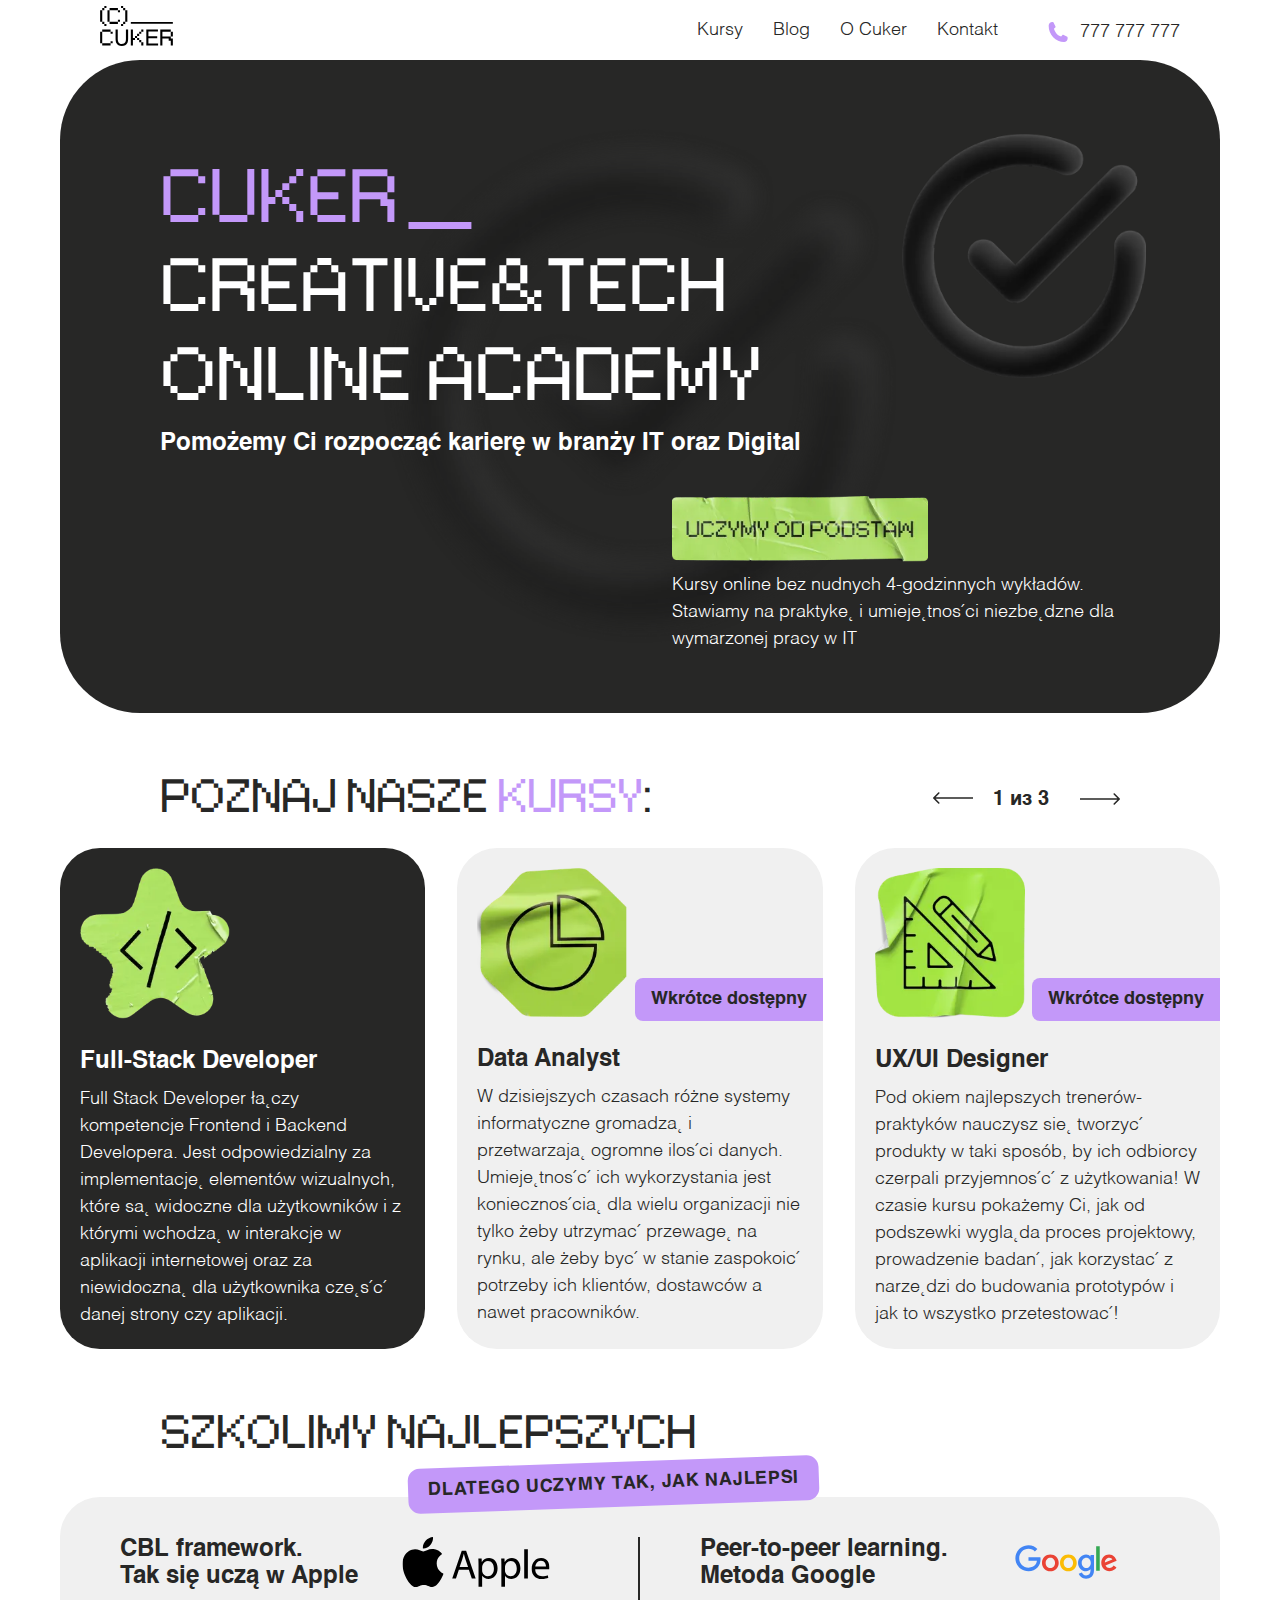
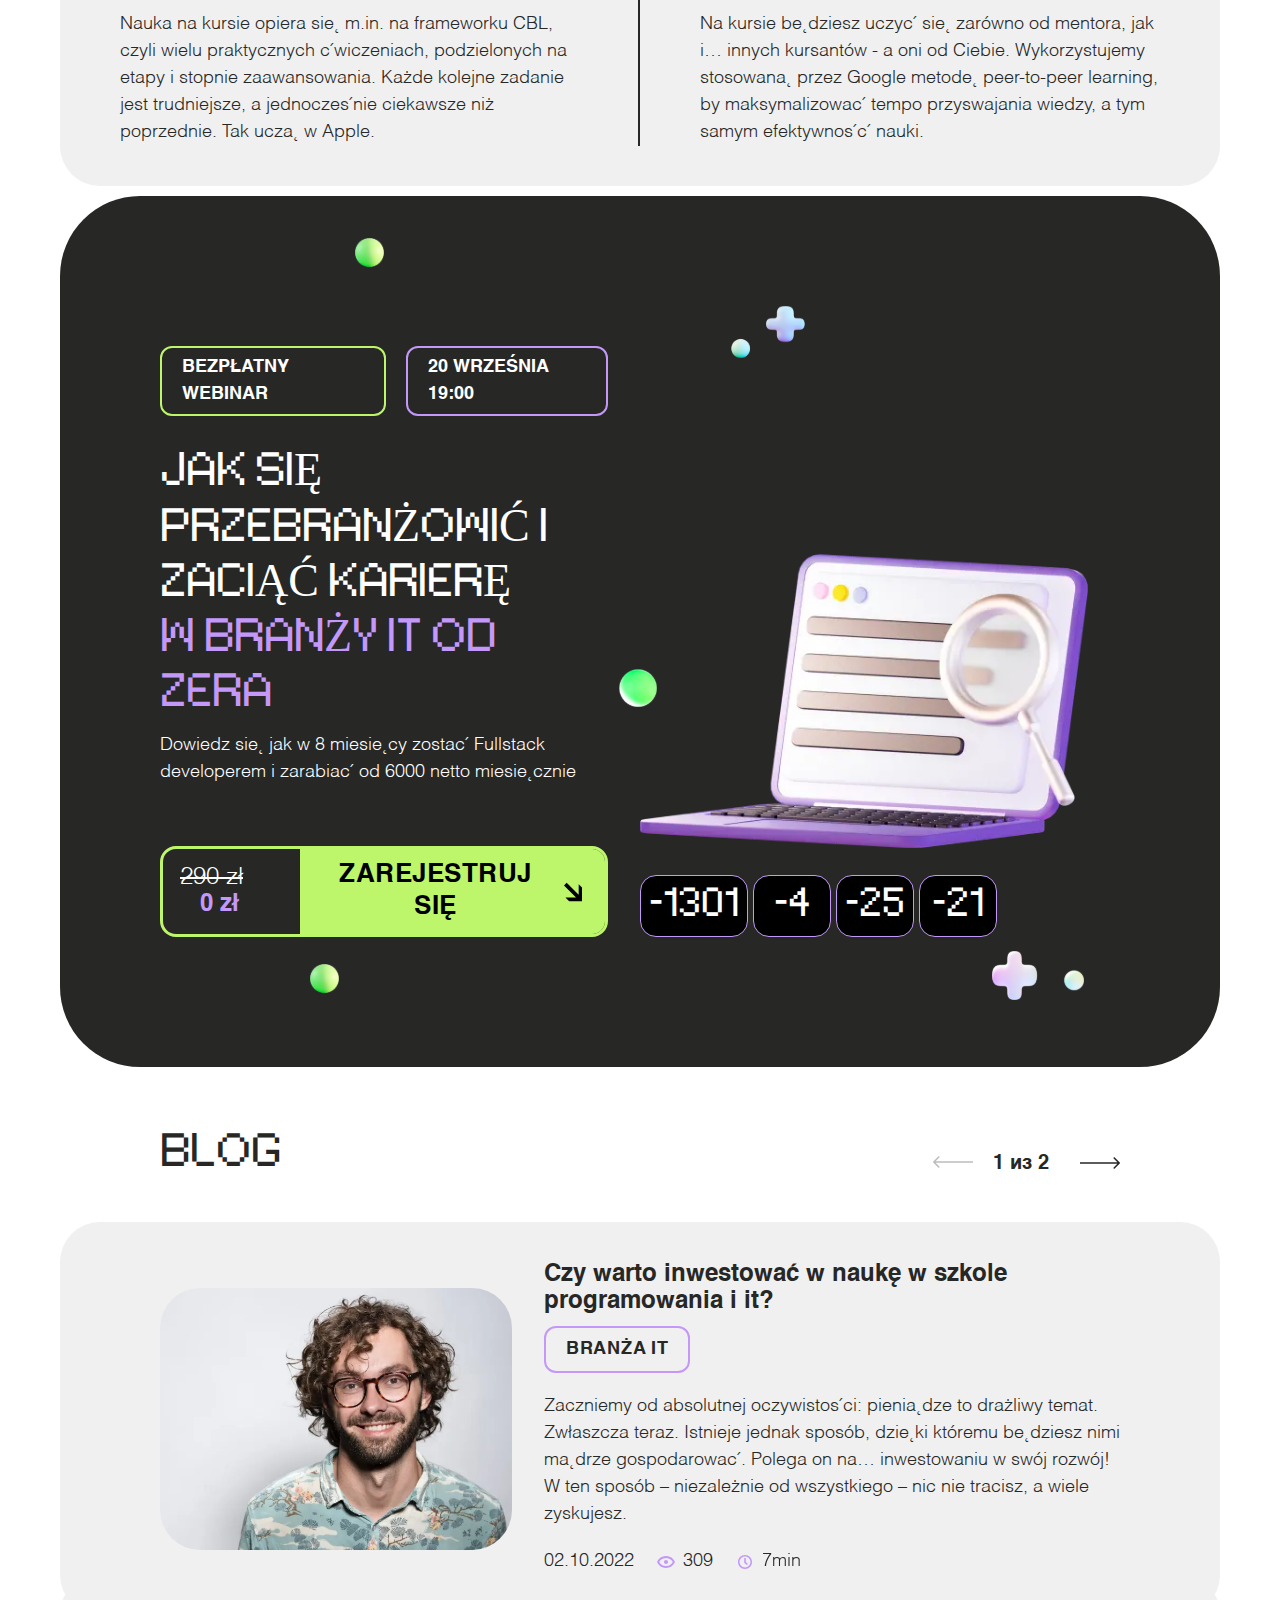
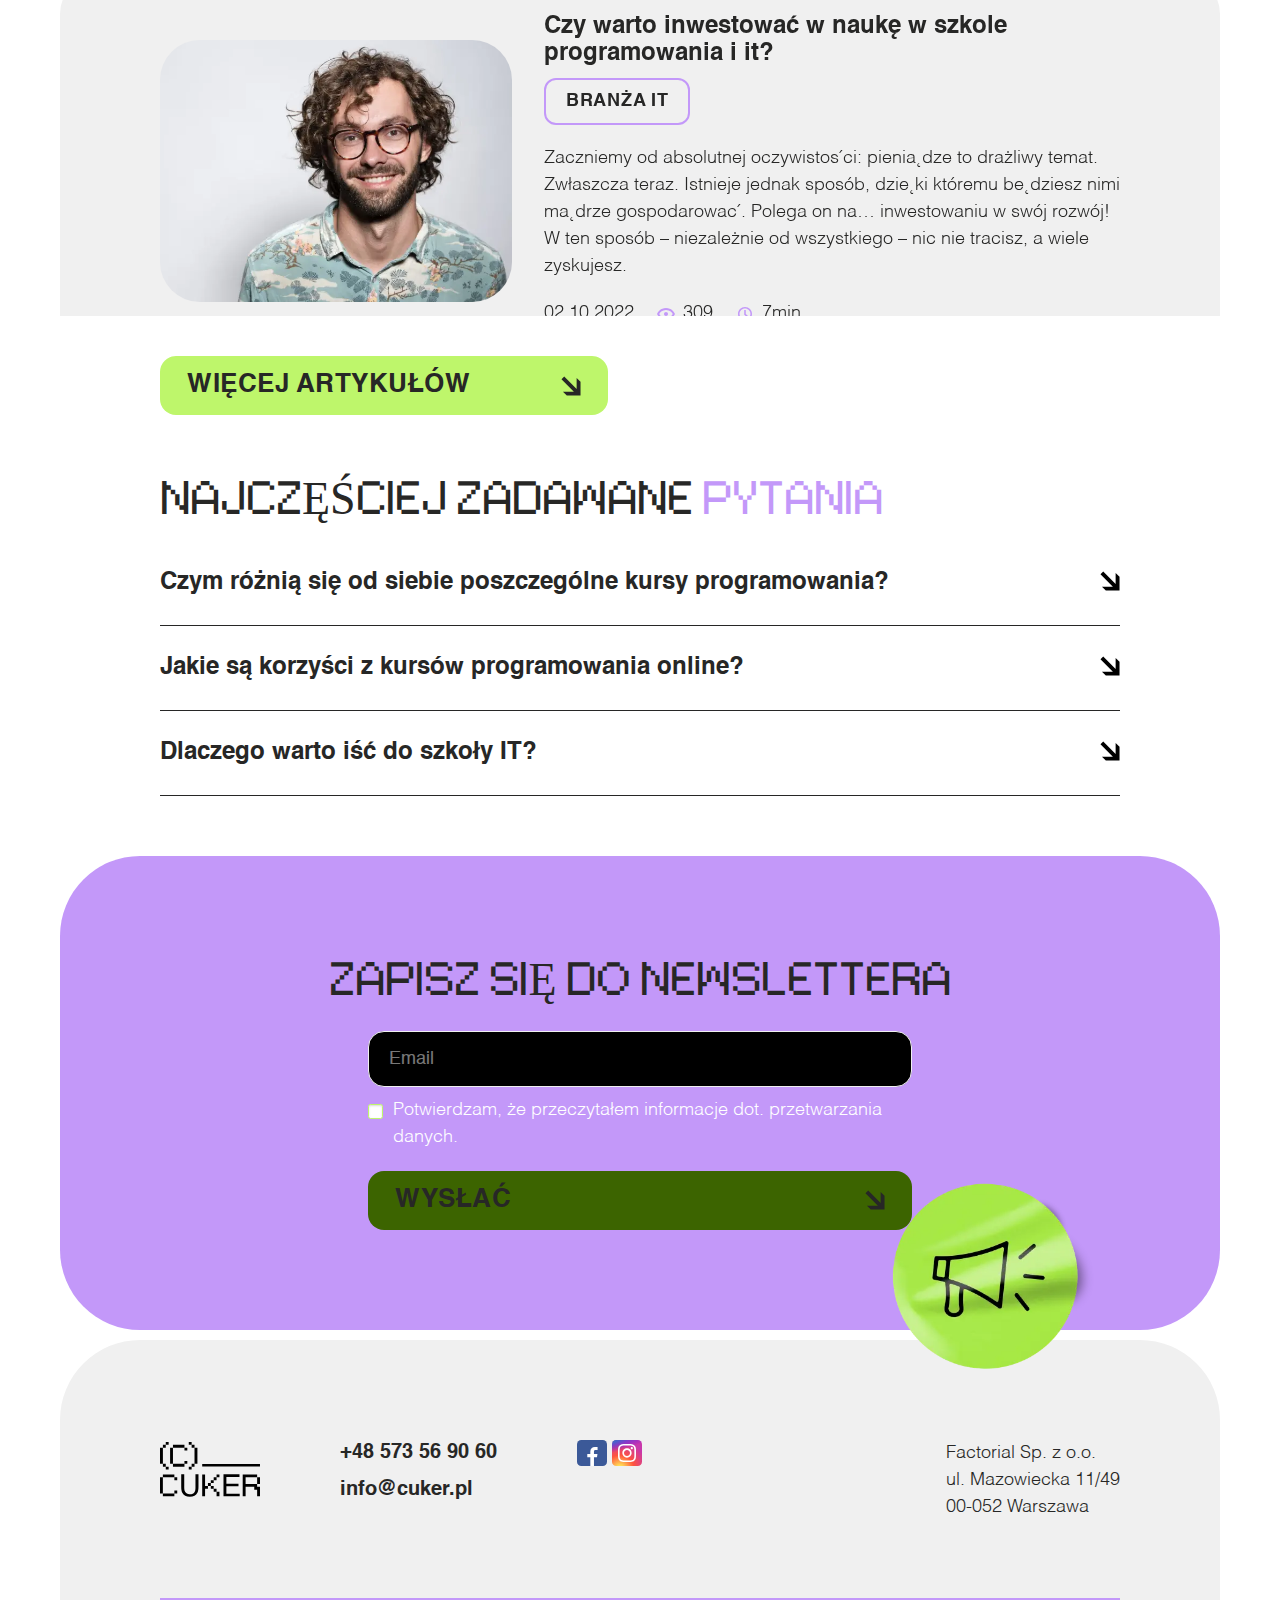
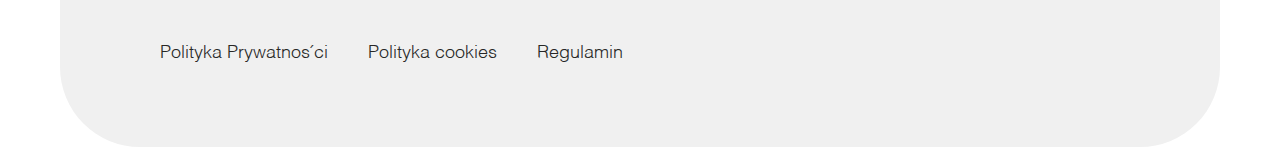
<file: home.html>
<!DOCTYPE html>
<html lang="pl">

<head>
	<title>Cuker</title>
	<meta charset="UTF-8">
	<meta name="format-detection" content="telephone=no">
	<!-- <style>body{opacity: 0;}</style> -->
	<link rel="stylesheet" href="css/style.min.css?_v=20221012155027">
	<link rel="shortcut icon" href="favicon.ico">
	<!-- <meta name="robots" content="noindex, nofollow"> -->
	<meta name="viewport" content="width=device-width, initial-scale=1.0">
</head>

<body>
	<div class="wrapper">
		<svg fill="none" style="height:0px">
			<symbol id="inst" viewBox="0 0 30 26" fill="none">
				<rect width="30" height="26" rx="4.25531" fill="url(#paint0_radial_107_3180)" />
				<rect width="30" height="26" rx="4.25531" fill="url(#paint1_radial_107_3180)" />
				<path d="M15.0008 3.90039C12.5566 3.90039 12.2498 3.9112 11.2898 3.95537C10.3317 3.99973 9.67766 4.15311 9.10541 4.37814C8.51346 4.61057 8.01133 4.92149 7.51108 5.42748C7.01045 5.93329 6.70294 6.441 6.47232 7.03932C6.24919 7.61812 6.09731 8.27958 6.05419 9.24797C6.01125 10.2186 6 10.529 6 13.0004C6 15.4718 6.01088 15.781 6.05438 16.7517C6.09844 17.7204 6.25013 18.3817 6.4725 18.9603C6.70257 19.5588 7.01007 20.0665 7.51052 20.5723C8.01058 21.0785 8.51271 21.3902 9.10428 21.6226C9.67691 21.8477 10.3311 22.001 11.2891 22.0454C12.2491 22.0896 12.5556 22.1004 14.9997 22.1004C17.4442 22.1004 17.75 22.0896 18.71 22.0454C19.6681 22.001 20.3229 21.8477 20.8955 21.6226C21.4873 21.3902 21.9887 21.0785 22.4887 20.5723C22.9894 20.0665 23.2969 19.5588 23.5275 18.9605C23.7487 18.3817 23.9006 17.7203 23.9456 16.7519C23.9887 15.7812 24 15.4718 24 13.0004C24 10.529 23.9887 10.2188 23.9456 9.24816C23.9006 8.27939 23.7487 7.61812 23.5275 7.03951C23.2969 6.441 22.9894 5.93329 22.4887 5.42748C21.9881 4.9213 21.4875 4.61038 20.895 4.37814C20.3212 4.15311 19.6668 3.99973 18.7087 3.95537C17.7487 3.9112 17.4431 3.90039 14.998 3.90039H15.0008ZM14.1935 5.54029C14.4331 5.53991 14.7005 5.54029 15.0008 5.54029C17.4039 5.54029 17.6887 5.54901 18.6376 5.59261C19.5151 5.63318 19.9914 5.78144 20.3086 5.90599C20.7287 6.07093 21.0281 6.2681 21.3429 6.5866C21.6579 6.9051 21.8529 7.20843 22.0164 7.6331C22.1396 7.95349 22.2864 8.43503 22.3264 9.32228C22.3695 10.2816 22.3789 10.5697 22.3789 12.9983C22.3789 15.4269 22.3695 15.715 22.3264 16.6743C22.2862 17.5616 22.1396 18.0431 22.0164 18.3635C21.8533 18.7882 21.6579 19.0906 21.3429 19.4089C21.0279 19.7274 20.7288 19.9245 20.3086 20.0895C19.9918 20.2146 19.5151 20.3625 18.6376 20.403C17.6889 20.4467 17.4039 20.4561 15.0008 20.4561C12.5976 20.4561 12.3128 20.4467 11.3641 20.403C10.4865 20.3621 10.0103 20.2138 9.69285 20.0893C9.27285 19.9244 8.97284 19.7272 8.65784 19.4087C8.34284 19.0902 8.14783 18.7876 7.98433 18.3628C7.86114 18.0424 7.71433 17.5608 7.67439 16.6736C7.63127 15.7143 7.62264 15.4261 7.62264 12.996C7.62264 10.5659 7.63127 10.2793 7.67439 9.32001C7.71452 8.43276 7.86114 7.95122 7.98433 7.63044C8.14746 7.20578 8.34284 6.90244 8.65784 6.58394C8.97284 6.26544 9.27285 6.06828 9.69285 5.90296C10.0101 5.77783 10.4865 5.62996 11.3641 5.5892C12.1943 5.55128 12.5161 5.53991 14.1935 5.53801V5.54029ZM19.805 7.05127C19.2088 7.05127 18.725 7.53982 18.725 8.14289C18.725 8.74576 19.2088 9.23489 19.805 9.23489C20.4013 9.23489 20.885 8.74576 20.885 8.14289C20.885 7.54001 20.4013 7.05089 19.805 7.05089V7.05127ZM15.0008 8.32716C12.4484 8.32716 10.3789 10.4196 10.3789 13.0004C10.3789 15.5812 12.4484 17.6727 15.0008 17.6727C17.5533 17.6727 19.622 15.5812 19.622 13.0004C19.622 10.4196 17.5531 8.32716 15.0007 8.32716H15.0008ZM15.0008 9.96706C16.6576 9.96706 18.0009 11.325 18.0009 13.0004C18.0009 14.6755 16.6576 16.0337 15.0008 16.0337C13.3439 16.0337 12.0008 14.6755 12.0008 13.0004C12.0008 11.325 13.3439 9.96706 15.0008 9.96706Z" fill="white" />
				<defs>
					<radialGradient id="paint0_radial_107_3180" cx="0" cy="0" r="1" gradientUnits="userSpaceOnUse" gradientTransform="translate(7.96879 28.0025) rotate(-90) scale(25.7679 27.6533)">
						<stop stop-color="#FFDD55" />
						<stop offset="0.1" stop-color="#FFDD55" />
						<stop offset="0.5" stop-color="#FF543E" />
						<stop offset="1" stop-color="#C837AB" />
					</radialGradient>
					<radialGradient id="paint1_radial_107_3180" cx="0" cy="0" r="1" gradientUnits="userSpaceOnUse" gradientTransform="translate(-5.02516 1.873) rotate(76.9946) scale(11.5917 54.4373)">
						<stop stop-color="#3771C8" />
						<stop offset="0.128" stop-color="#3771C8" />
						<stop offset="1" stop-color="#6600FF" stop-opacity="0" />
					</radialGradient>
				</defs>
			</symbol>
			<symbol id="fb" viewBox="0 0 30 26" fill="none">
				<rect width="30" height="26" rx="4.25531" fill="#3B5998" />
				<path fill-rule="evenodd" clip-rule="evenodd" d="M16.9624 26.0003V17.3031H19.9947L20.4489 13.9138H16.962V11.7497C16.962 10.7678 17.2449 10.0987 18.7068 10.0987L20.5715 10.0982V7.06661C20.2494 7.0262 19.1426 6.93359 17.8547 6.93359C15.1667 6.93359 13.3261 8.51295 13.3261 11.4134V13.9138H10.2858V17.3031H13.3261V26.0003H16.9624Z" fill="white" />
			</symbol>
			<symbol id="btn-icon" viewBox="0 0 20 21">
				<path d="M0 3.38583L0.0116978 3.37316L2.87984 0.50585L2.88569 0.5L15.9181 13.533V7.77211V2.01604L20 6.09715V11.8532V16.6655V20.5H5.61735L1.53546 16.4179H13.0314L0 3.38583Z" />
			</symbol>
			<symbol id="check" viewBox="0 0 16 16" fill="none">
				<path fill-rule="evenodd" clip-rule="evenodd" d="M14.8508 4.26147L6.66667 12.4456L2.03821 7.81702L3.2953 6.55996L6.66668 9.9314L13.5937 3.00439L14.8508 4.26147Z" fill="#272726" />
			</symbol>
			<symbol id="apple" viewBox="0 0 147 50" fill="none">
				<g clip-path="url(#clip0_55_763)">
					<path d="M34.1918 26.5681C34.1312 20.2412 39.3901 17.2014 39.6266 17.0567C36.6666 12.7563 32.0689 12.1653 30.4312 12.0989C26.5189 11.7008 22.7946 14.3908 20.805 14.3908C18.8155 14.3908 15.7524 12.1532 12.5073 12.2195C8.23711 12.2798 4.30053 14.6864 2.09872 18.4861C-2.32918 26.1218 0.970512 37.4608 5.29529 43.6671C7.41219 46.7008 9.92335 50.1206 13.2352 49.994C16.4257 49.8673 17.6267 47.9433 21.4723 47.9433C25.3179 47.9433 26.4036 49.994 29.77 49.9336C33.1971 49.8673 35.3686 46.8335 37.4673 43.7877C39.8814 40.2593 40.8822 36.8516 40.9429 36.6707C40.864 36.6405 34.2646 34.1254 34.1918 26.5681Z" fill="black" />
					<path d="M27.8654 7.98552C29.6244 5.86852 30.8072 2.93124 30.4857 0C27.9564 0.102533 24.8933 1.67672 23.0796 3.79373C21.4541 5.66345 20.0286 8.65501 20.4168 11.5259C23.2252 11.7431 26.1124 10.0965 27.8654 7.98552ZM56.3738 32.7865L53.4623 41.5621H49.7198L59.2489 13.6731H63.6161L73.1816 41.5621H69.3117L66.3153 32.7865H56.3738ZM65.5692 29.9698L62.8276 21.9421C62.2028 20.1206 61.7903 18.468 61.3718 16.8516H61.293C60.8744 18.5042 60.4195 20.199 59.8797 21.8999L57.138 29.9638L65.5692 29.9698ZM76.0203 28.07C76.0203 25.5066 75.9414 23.4318 75.8504 21.532H79.138L79.3078 24.9698H79.3867C80.8849 22.5271 83.2565 21.0796 86.5441 21.0796C91.4148 21.0796 95.0723 25.1749 95.0723 31.2606C95.0723 38.462 90.6626 42.0145 85.9193 42.0145C83.2565 42.0145 80.9273 40.8565 79.7203 38.8721H79.6414V49.7527H76.0203V28.07ZM79.6354 33.4077C79.6354 33.9505 79.7142 34.4391 79.8052 34.8975C80.4724 37.4186 82.6742 39.1616 85.3007 39.1616C89.1705 39.1616 91.4208 36.0193 91.4208 31.4234C91.4208 27.4065 89.2979 23.9807 85.428 23.9807C82.9351 23.9807 80.6059 25.76 79.8901 28.4922C79.7627 28.9445 79.6414 29.4873 79.6414 29.9819L79.6354 33.4077ZM98.8573 28.07C98.8573 25.5066 98.7784 23.4318 98.6874 21.532H101.975L102.145 24.9698H102.224C103.722 22.5271 106.094 21.0796 109.381 21.0796C114.252 21.0796 117.909 25.1749 117.909 31.2606C117.909 38.462 113.5 42.0145 108.756 42.0145C106.094 42.0145 103.764 40.8565 102.557 38.8721H102.478V49.7527H98.8573V28.07ZM102.478 33.4077C102.478 33.9505 102.557 34.4391 102.648 34.8975C103.316 37.4186 105.517 39.1616 108.144 39.1616C112.014 39.1616 114.264 36.0193 114.264 31.4234C114.264 27.4065 112.141 23.9807 108.271 23.9807C105.778 23.9807 103.449 25.76 102.733 28.4922C102.606 28.9445 102.485 29.4873 102.485 29.9819L102.478 33.4077ZM121.7 12.1834H125.364V41.5561H121.7V12.1834ZM132.728 32.2075C132.806 37.1291 135.973 39.1616 139.63 39.1616C142.251 39.1616 143.834 38.7093 145.205 38.1303L145.829 40.7358C144.543 41.3148 142.336 41.9783 139.133 41.9783C132.934 41.9783 129.228 37.9252 129.228 31.8818C129.228 25.8384 132.806 21.0796 138.672 21.0796C145.247 21.0796 146.994 26.8275 146.994 30.5127C146.994 31.2606 146.915 31.8335 146.867 32.2075H132.728ZM143.464 29.6019C143.506 27.2859 142.505 23.6852 138.387 23.6852C134.681 23.6852 133.061 27.0808 132.77 29.6019H143.464Z" fill="black" />
				</g>
				<defs>
					<clipPath id="clip0_55_763">
						<rect width="147" height="50" fill="white" />
					</clipPath>
				</defs>
			</symbol>
			<symbol id="google" viewBox="-40.446 -22.19 350.532 133.14">
				<path d="M115.39 46.71c0 12.77-9.99 22.18-22.25 22.18s-22.25-9.41-22.25-22.18c0-12.86 9.99-22.18 22.25-22.18s22.25 9.32 22.25 22.18zm-9.74 0c0-7.98-5.79-13.44-12.51-13.44s-12.51 5.46-12.51 13.44c0 7.9 5.79 13.44 12.51 13.44s12.51-5.55 12.51-13.44z" fill="#EA4335" />
				<path d="M163.39 46.71c0 12.77-9.99 22.18-22.25 22.18s-22.25-9.41-22.25-22.18c0-12.85 9.99-22.18 22.25-22.18s22.25 9.32 22.25 22.18zm-9.74 0c0-7.98-5.79-13.44-12.51-13.44s-12.51 5.46-12.51 13.44c0 7.9 5.79 13.44 12.51 13.44s12.51-5.55 12.51-13.44z" fill="#FBBC05" />
				<path d="M209.39 25.87v39.82c0 16.38-9.66 23.07-21.08 23.07-10.75 0-17.22-7.19-19.66-13.07l8.48-3.53c1.51 3.61 5.21 7.87 11.17 7.87 7.31 0 11.84-4.51 11.84-13v-3.19h-.34c-2.18 2.69-6.38 5.04-11.68 5.04-11.09 0-21.25-9.66-21.25-22.09 0-12.52 10.16-22.26 21.25-22.26 5.29 0 9.49 2.35 11.68 4.96h.34v-3.61h9.25zm-8.56 20.92c0-7.81-5.21-13.52-11.84-13.52-6.72 0-12.35 5.71-12.35 13.52 0 7.73 5.63 13.36 12.35 13.36 6.63 0 11.84-5.63 11.84-13.36z" fill="#4285F4" />
				<path d="M224.64 2.53v65h-9.5v-65z" fill="#34A853" />
				<path d="M261.66 54.01l7.56 5.04c-2.44 3.61-8.32 9.83-18.48 9.83-12.6 0-22.01-9.74-22.01-22.18 0-13.19 9.49-22.18 20.92-22.18 11.51 0 17.14 9.16 18.98 14.11l1.01 2.52-29.65 12.28c2.27 4.45 5.8 6.72 10.75 6.72 4.96 0 8.4-2.44 10.92-6.14zm-23.27-7.98l19.82-8.23c-1.09-2.77-4.37-4.7-8.23-4.7-4.95 0-11.84 4.37-11.59 12.93z" fill="#EA4335" />
				<path d="M34.93 40.94v-9.41h31.71c.31 1.64.47 3.58.47 5.68 0 7.06-1.93 15.79-8.15 22.01-6.05 6.3-13.78 9.66-24.02 9.66C15.96 68.88 0 53.42 0 34.44 0 15.46 15.96 0 34.94 0c10.5 0 17.98 4.12 23.6 9.49l-6.64 6.64c-4.03-3.78-9.49-6.72-16.97-6.72-13.86 0-24.7 11.17-24.7 25.03 0 13.86 10.84 25.03 24.7 25.03 8.99 0 14.11-3.61 17.39-6.89 2.66-2.66 4.41-6.46 5.1-11.65z" fill="#4285F4" />
			</symbol>
			<symbol id="arrow" viewBox="0 0 51 16" fill="none">
				<path d="M0.292892 8.70711C-0.0976295 8.31658 -0.0976295 7.68342 0.292892 7.29289L6.65685 0.928932C7.04738 0.538408 7.68054 0.538408 8.07107 0.928932C8.46159 1.31946 8.46159 1.95262 8.07107 2.34315L2.41422 8L8.07107 13.6569C8.46159 14.0474 8.46159 14.6805 8.07107 15.0711C7.68054 15.4616 7.04738 15.4616 6.65685 15.0711L0.292892 8.70711ZM51 9H1V7H51V9Z" fill="#272726" />
			</symbol>
			<symbol id="spoller-arrow" viewBox="0 0 16 27">
				<path d="M6.79289 22.2071C7.18342 22.5976 7.81658 22.5976 8.20711 22.2071L14.5711 15.8431C14.9616 15.4526 14.9616 14.8195 14.5711 14.4289C14.1805 14.0384 13.5474 14.0384 13.1569 14.4289L7.5 20.0858L1.84315 14.4289C1.45262 14.0384 0.819456 14.0384 0.428932 14.4289C0.0384074 14.8195 0.0384074 15.4526 0.428932 15.8431L6.79289 22.2071ZM6.5 6.5L6.5 21.5L8.5 21.5L8.5 6.5L6.5 6.5Z" />
			</symbol>
			<symbol id="logo" viewBox="0 0 180 99">
				<path d="M10.3971 10.3426H5.22607V5.17155H10.3971V10.3426ZM15.5682 5.17155H10.3971V0.000488281H15.5682V5.17155ZM10.3971 44.3946H5.22607V39.2235H10.3971V44.3946ZM15.5682 49.5657H10.3971V44.3946H15.5682V49.5657ZM5.22607 39.2235H0V10.3426H5.22607V39.2235Z" />
				<path d="M44.0133 5.17155V10.3426H23.3291V5.17155H44.0133ZM44.0133 15.5137V10.3426H49.1844V15.5137H44.0133ZM49.1844 39.2235H44.0133V34.0525H49.1844V39.2235ZM23.3291 44.3946V39.2235H44.0133V44.3946H23.3291ZM18.158 10.3426H23.3291V39.2235H18.158V10.3426Z" />
				<path d="M62.1232 10.3426H56.9522V5.17155H62.1232V10.3426ZM56.9522 5.17155H51.7811V0.000488281H56.9522V5.17155ZM62.1232 44.3946H56.9522V39.2235H62.1232V44.3946ZM56.9522 49.5657H51.7811V44.3946H56.9522V49.5657ZM67.3493 39.2235H62.1232V10.3426H67.3493V39.2235Z" />
				<path d="M75.9629 39.8208H179.978V44.1367H75.9629V39.8208Z" />
				<path d="M25.8553 58.431V63.602H5.17106V58.431H25.8553ZM25.8553 68.7731V63.602H31.0264V68.7731H25.8553ZM31.0264 92.483H25.8553V87.3119H31.0264V92.483ZM5.17106 97.654V92.483H25.8553V97.654H5.17106ZM0 63.602H5.17106V92.483H0V63.602Z" />
				<path d="M43.6154 58.1952V82.585C43.6154 85.4502 44.1526 87.8318 45.227 89.73C46.8208 92.5952 49.5069 94.0278 53.2853 94.0278C57.8159 94.0278 60.8959 92.4788 62.5255 89.3808C63.403 87.6975 63.8417 85.4323 63.8417 82.585V58.1952H69.2676V80.3555C69.2676 85.2084 68.614 88.9421 67.3068 91.5566C64.9072 96.3199 60.3766 98.7016 53.7151 98.7016C47.0536 98.7016 42.532 96.3199 40.1503 91.5566C38.8431 88.9421 38.1894 85.2084 38.1894 80.3555V58.1952H43.6154Z" />
				<path d="M101.818 97.654V89.4573H106.989V97.654H101.818ZM86.305 79.1152V84.2863H81.1339V97.654H75.9629V58.431H81.1339V79.1152H86.305ZM86.305 79.1152V73.9441H91.4761V79.1152H86.305ZM91.4761 73.9441V68.7731H96.6471V73.9441H91.4761ZM96.6471 68.7731V63.602H101.818V68.7731H96.6471ZM101.818 63.602V58.431H106.989V63.602H101.818ZM91.4761 84.2863V79.1152H96.6471V84.2863H91.4761ZM96.6471 89.4573V84.2863H101.818V89.4573H96.6471Z" />
				<path d="M114.287 58.1952H143.055V63.0302H119.498V75.0102H141.282V79.5766H119.498V92.9533H143.458V97.654H114.287V58.1952Z" />
				<path d="M174.829 63.602H180V75.4845H174.829V63.602ZM174.829 75.4845V80.6555H180V97.654H174.829V85.8266H169.658V80.6555H154.09V97.654H148.864V58.431H174.829V63.602H154.09V75.4845H174.829Z" />
			</symbol>
			<symbol id="arrow-down" viewBox="0 0 16 61" fill="none">
				<path d="M7.29289 60.7071C7.68341 61.0976 8.31658 61.0976 8.7071 60.7071L15.0711 54.3432C15.4616 53.9526 15.4616 53.3195 15.0711 52.9289C14.6805 52.5384 14.0474 52.5384 13.6569 52.9289L8 58.5858L2.34314 52.9289C1.95262 52.5384 1.31945 52.5384 0.92893 52.9289C0.538405 53.3195 0.538405 53.9526 0.92893 54.3432L7.29289 60.7071ZM7 -4.37114e-08L7 60L9 60L9 4.37114e-08L7 -4.37114e-08Z" fill="white" />
			</symbol>
			<symbol id="phone-icon" viewBox="0 0 20 20" fill="none">
				<path d="M19.529 15.1598C19.4918 15.0274 19.4042 14.9169 19.2868 14.855L15.2207 12.715L15.2209 12.7148C15.0383 12.62 14.8184 12.6582 14.6745 12.8099L13.1354 14.43C11.4278 13.9162 9.87266 12.9532 8.61681 11.6312C7.36111 10.3095 6.44598 8.67253 5.95814 6.87491L7.49707 5.25501H7.49726C7.64132 5.10357 7.67761 4.87216 7.58734 4.67993L5.55435 0.400086C5.49436 0.275374 5.38754 0.182924 5.25984 0.145119C4.94201 0.0479204 4.61254 -0.000973521 4.28136 1.46844e-05C3.32261 1.46844e-05 2.40315 0.400882 1.72538 1.11451C1.04741 1.82794 0.666585 2.79577 0.666585 3.80496C0.660003 5.93183 1.05512 8.03889 1.82903 10.0038C2.6029 11.9685 3.74012 13.7517 5.17448 15.2499C6.59773 16.7611 8.2926 17.9594 10.1598 18.7749C12.0271 19.5903 14.03 20.0067 16.0517 19.9999C17.0103 19.9999 17.9297 19.5991 18.6077 18.8854C19.2857 18.1718 19.6665 17.204 19.6665 16.195C19.6669 15.8448 19.6206 15.4964 19.5287 15.1598H19.529Z" fill="#C398F9" />
			</symbol>
			<symbol id="view" viewBox="0 0 18 12" fill="none">
				<path d="M9 8C10.1046 8 11 7.10457 11 6C11 4.89543 10.1046 4 9 4C7.89543 4 7 4.89543 7 6C7 7.10457 7.89543 8 9 8Z" fill="#C398F9" />
				<path fill-rule="evenodd" clip-rule="evenodd" d="M9 12C14.5 12 17 8 18 6C17.1667 4 14.5 0 9 0C3.5 0 0.833333 4 0 6C1 8 3.5 12 9 12ZM9 10C5.31049 10 3.32076 7.75037 2.25017 5.9524C3.21292 4.26506 5.30425 2 9 2C12.6957 2 14.7871 4.26506 15.7498 5.9524C14.6792 7.75037 12.6895 10 9 10Z" fill="#C398F9" />
			</symbol>
			<symbol id="time" viewBox="0 0 18 18" fill="none">
				<path d="M10 9.03162V4H8V9.96837L11.3598 12.7682L12.6402 11.2318L10 9.03162Z" fill="#C398F9" />
				<path fill-rule="evenodd" clip-rule="evenodd" d="M18 9C18 13.9706 13.9706 18 9 18C4.02944 18 0 13.9706 0 9C0 4.02944 4.02944 0 9 0C13.9706 0 18 4.02944 18 9ZM16 9C16 12.866 12.866 16 9 16C5.13401 16 2 12.866 2 9C2 5.13401 5.13401 2 9 2C12.866 2 16 5.13401 16 9Z" fill="#C398F9" />
			</symbol>
		</svg>
		<header class="header">
			<div class="header__container">
				<div class="header__body">
					<a href="/" class="header__logo logo">
						<svg aria-hidden="true">
							<use xlink:href="#logo"></use>
						</svg>
					</a>

					<div class="header__menu menu">
						<nav class="menu__body">
							<ul class="menu__list">
								<li class="menu__item"><a href="" class="menu__link">Kursy</a></li>
								<li class="menu__item"><a href="" class="menu__link">Blog</a></li>
								<li class="menu__item"><a href="" class="menu__link">O Cuker</a></li>
								<li class="menu__item"><a href="" class="menu__link">Kontakt</a></li>
							</ul>
							<a href="tel:777 777 777" class="header__phone">
								<svg aria-hidden="true">
									<use xlink:href="#phone-icon"></use>
								</svg>
								777 777 777
							</a>
						</nav>
						<button type="button" class="menu__icon icon-menu"><span></span></button>
					</div>
				</div>
			</div>
		</header>
		<main class="main main-page">
			<section class="section intro bg-color-darckgrey">
				<div class="intro__container">
					<div class="intro__body">
						<h1 class="title intro__title"><span>CUKER __</span> CREATIVE&TECH ONLINE ACADEMY</h1>
						<p class="intro__subtitle">Pomożemy Ci rozpocząć karierę w branży IT oraz Digital</p>

						<div class="intro__group">
							<div class="intro__label">
								<picture><source srcset="img/site-graphic/10.webp" type="image/webp"><img src="img/site-graphic/10.png" alt="Icon"></picture>
							</div>
							<p class="intro__text">Kursy online bez nudnych 4-godzinnych wykładów. Stawiamy na praktykę i
								umiejętności niezbędzne dla wymarzonej pracy w IT</p>
						</div>
					</div>
				</div>
			</section>
			<section class="section courses">
				<div class="courses__header">
					<div class="courses__container">
						<h2 class="section__title courses__title">Poznaj nasze <span>kursy</span>:</h2>
						<div class="courses__navigation navigation-courses">
							<button type="button" class="navigation-courses__button navigation-courses__button-prev">
								<svg aria-hidden="true">
									<use xlink:href="#arrow"></use>
								</svg>
							</button>
							<div class="navigation-courses__pagination"></div>
							<button type="button" class="navigation-courses__button navigation-courses__button-next">
								<svg aria-hidden="true">
									<use xlink:href="#arrow"></use>
								</svg>
							</button>
						</div>
					</div>
				</div>
				<div class="courses__body">
					<div class="courses__slider">
						<div class="courses__slider-wrapper">
							<a href="" class="courses__slider-slide course">
								<div class="course__icon">
									<picture><source srcset="img/site-graphic/06.webp" type="image/webp"><img src="img/site-graphic/06.png" alt="course-icon"></picture>
								</div>
								<h4 class="course__title">Full-Stack Developer</h4>
								<p class="course__description">
									Full Stack Developer łączy kompetencje Frontend i Backend Developera. Jest odpowiedzialny za
									implementację elementów wizualnych, które są widoczne dla użytkowników i z którymi wchodzą w
									interakcje w aplikacji internetowej oraz za niewidoczną dla użytkownika część danej strony
									czy aplikacji.
								</p>
							</a>
							<a href="" class="courses__slider-slide course course-preview">
								<div class="course__icon">
									<picture><source srcset="img/site-graphic/13.webp" type="image/webp"><img src="img/site-graphic/13.png" alt="course-icon"></picture>
								</div>
								<h4 class="course__title">Data Analyst</h4>
								<p class="course__description">
									W dzisiejszych czasach różne systemy informatyczne gromadzą i przetwarzają ogromne ilości
									danych. Umiejętność ich wykorzystania jest koniecznością dla wielu organizacji nie tylko
									żeby utrzymać przewagę na rynku, ale żeby być w stanie zaspokoić potrzeby ich klientów,
									dostawców a nawet pracowników.
								</p>
								<div class="course__label">Wkrótce dostępny</div>
							</a>
							<a href="" class="courses__slider-slide course course-preview">
								<div class="course__icon">
									<picture><source srcset="img/site-graphic/14.webp" type="image/webp"><img src="img/site-graphic/14.png" alt="course-icon"></picture>
								</div>
								<h4 class="course__title">UX/UI Designer</h4>
								<p class="course__description">
									Pod okiem najlepszych trenerów-praktyków nauczysz się tworzyć produkty w taki sposób, by ich
									odbiorcy czerpali przyjemność z użytkowania! W czasie kursu pokażemy Ci, jak od podszewki
									wygląda proces projektowy, prowadzenie badań, jak korzystać z narzędzi do budowania
									prototypów i jak to wszystko przetestować!
								</p>
								<div class="course__label">Wkrótce dostępny</div>
							</a>
						</div>
					</div>
				</div>
			</section>
			<section class="section traine">
				<div class="traine__container">
					<h2 class="section__title traine__title">Szkolimy najlepszych</h2>
				</div>
				<div class="traine__body">
					<div class="traine__item">
						<div class="traine__item-header">
							<h5 class="traine__item-title">
								CBL framework. <br> Tak się uczą w Apple
							</h5>
							<svg aria-hidden="true">
								<use xlink:href="#apple"></use>
							</svg>
						</div>

						<p>
							Nauka na kursie opiera się m.in. na frameworku CBL, czyli wielu praktycznych ćwiczeniach,
							podzielonych na etapy i stopnie zaawansowania. Każde kolejne zadanie jest trudniejsze, a
							jednocześnie ciekawsze niż poprzednie. Tak uczą w Apple.
						</p>
					</div>
					<div class="traine__item">
						<div class="traine__item-header">
							<h5 class="traine__item-title">
								Peer-to-peer learning. <br>
								Metoda Google
							</h5>
							<svg aria-hidden="true">
								<use xlink:href="#google"></use>
							</svg>
						</div>
						<p>
							Na kursie będziesz uczyć się zarówno od mentora, jak i… innych kursantów - a oni od Ciebie.
							Wykorzystujemy stosowaną przez Google metodę peer-to-peer learning, by maksymalizować tempo
							przyswajania wiedzy, a tym samym efektywność nauki.
						</p>
					</div>
					<div class="traine__slogan">Dlatego uczymy tak, jak najlepsi</div>
				</div>
			</section>
			<section class="section webinar bg-color-darckgrey">
				<div class="webinar__container">
					<div class="webinar__body">
						<div class="webinar__content">
							<div class="webinar__start">
								<div class="webinar__start-item">Bezpłatny webinar</div>
								<div class="webinar__start-item">20 września 19:00</div>
							</div>
							<h2 class="section__title webinar__title">Jak się przebranżowić i zaciąć karierę
								<span>w branży IT od zera</span>
							</h2>
							<p>
								Dowiedz się jak w 8 miesięcy zostać Fullstack developerem i zarabiać od 6000 netto miesięcznie
							</p>
							<div data-da=".webinar__img, 992, last" class="webinar__time time-count">
								<div class="time-count__content">
									<div class="time-count__item time-count__days">
										<div class="time-count__val">00</div>
										<span class="time-count__text">dni</span>
									</div>
									<div class="time-count__item time-count__hours">
										<div class="time-count__val">00</div>
										<span class="time-count__text">godziny</span>
									</div>
									<div class="time-count__item time-count__minutes">
										<div class="time-count__val">00</div>
										<span class="time-count__text">minuty</span>
									</div>
									<div class="time-count__item time-count__seconds">
										<div class="time-count__val">00</div>
										<span class="time-count__text">sekundy</span>
									</div>
								</div>
							</div>
							<div class="group-button" data-modal=".modal">
								<p class="group-button__text">290 zł <span>0 zł</span></p>
								<button type="button" class="group-button__button button">Zarejestruj się
									<svg aria-hidden="true">
										<use xlink:href="#btn-icon"></use>
									</svg>
								</button>
							</div>
						</div>
						<div class="webinar__img">
							<picture><source srcset="img/webinar/webinar-img.webp" type="image/webp"><img src="img/webinar/webinar-img.png" alt=""></picture>
						</div>


						<div class="webinar__icons">
							<div data-prlx-mouse data-prlx-cx="10" data-prlx-cy="10" class="webinar__icons-item webinar__icons-item-1">
								<img src="img/webinar/icons/1.svg" alt="webinar-icon">
							</div>
							<div data-prlx-mouse data-prlx-cx="10" data-prlx-cy="10" class="webinar__icons-item webinar__icons-item-2">
								<img src="img/webinar/icons/1.svg" alt="webinar-icon">
							</div>
							<div data-prlx-mouse data-prlx-cx="10" data-prlx-cy="10" class="webinar__icons-item webinar__icons-item-3">
								<img src="img/webinar/icons/3.svg" alt="webinar-icon">
							</div>
							<div data-prlx-mouse data-prlx-cx="10" data-prlx-cy="10" class="webinar__icons-item webinar__icons-item-4">
								<img src="img/webinar/icons/2.svg" alt="webinar-icon">
							</div>
							<div data-prlx-mouse data-prlx-cx="10" data-prlx-cy="10" class="webinar__icons-item webinar__icons-item-5">
								<img src="img/webinar/icons/4.svg" alt="webinar-icon">
							</div>
						</div>

					</div>
				</div>
			</section>
			<section class="section blog">
				<div class="blog__header">
					<div class="blog__container">
						<h2 class="section__title blog__title">Blog</h2>

						<div class="blog__navigation navigation-blog">
							<button type="button" class="navigation-blog__button navigation-blog__button-prev">
								<svg aria-hidden="true">
									<use xlink:href="#arrow"></use>
								</svg>
							</button>
							<div class="navigation-blog__pagination"></div>
							<button type="button" class="navigation-blog__button navigation-blog__button-next">
								<svg aria-hidden="true">
									<use xlink:href="#arrow"></use>
								</svg>
							</button>
						</div>
					</div>
				</div>
				<div class="blog__body">
					<div class="blog__slider">
						<div class="blog__slider-wrapper">
							<div class="blog__slider-slide">
								<a href="" class="blog__article article-preview">
									<div class="article-preview__inner">
										<div class="article-preview__img">
											<picture><source srcset="img/course/trainer.webp" type="image/webp"><img src="img/course/trainer.jpg" alt=""></picture>
										</div>
										<div class="article-preview__content">
											<h4 class="article-preview__title">Czy warto inwestować w naukę w szkole
												programowania i
												it?
											</h4>
											<div class="article-preview__category">BRANŻA IT</div>
											<p>Zaczniemy od absolutnej oczywistości: pieniądze to drażliwy temat. Zwłaszcza
												teraz.
												Istnieje jednak sposób, dzięki któremu będziesz nimi mądrze gospodarować. Polega
												on
												na…
												inwestowaniu w swój rozwój! W ten sposób – niezależnie od wszystkiego – nic nie
												tracisz,
												a wiele zyskujesz.
											</p>
											<div class="article-preview__data">
												<span class="article-preview__date">02.10.2022</span>
												<span class="article-preview__view">
													<svg width="18" height="12" aria-hidden="true">
														<use xlink:href="#view"></use>
													</svg>
													309
												</span>
												<time class="article-preview__time">
													<svg width="18" height="14" aria-hidden="true">
														<use xlink:href="#time"></use>
													</svg>
													7min
												</time>
											</div>
										</div>
									</div>
								</a>
							</div>
							<div class="blog__slider-slide">
								<a href="" class="blog__article article-preview">
									<div class="article-preview__inner">
										<div class="article-preview__img">
											<picture><source srcset="img/course/trainer.webp" type="image/webp"><img src="img/course/trainer.jpg" alt=""></picture>
										</div>
										<div class="article-preview__content">
											<h4 class="article-preview__title">Czy warto inwestować w naukę w szkole
												programowania i
												it?
											</h4>
											<div class="article-preview__category">BRANŻA IT</div>
											<p>Zaczniemy od absolutnej oczywistości: pieniądze to drażliwy temat. Zwłaszcza
												teraz.
												Istnieje jednak sposób, dzięki któremu będziesz nimi mądrze gospodarować. Polega
												on
												na…
												inwestowaniu w swój rozwój! W ten sposób – niezależnie od wszystkiego – nic nie
												tracisz,
												a wiele zyskujesz.
											</p>
											<div class="article-preview__data">
												<span class="article-preview__date">02.10.2022</span>
												<span class="article-preview__view">
													<svg width="18" height="12" aria-hidden="true">
														<use xlink:href="#view"></use>
													</svg>
													309
												</span>
												<time class="article-preview__time">
													<svg width="18" height="14" aria-hidden="true">
														<use xlink:href="#time"></use>
													</svg>
													7min
												</time>
											</div>
										</div>
									</div>
								</a>
							</div>
							<div class="blog__slider-slide">
								<a href="" class="blog__article article-preview">
									<div class="article-preview__inner">
										<div class="article-preview__img">
											<picture><source srcset="img/course/trainer.webp" type="image/webp"><img src="img/course/trainer.jpg" alt=""></picture>
										</div>
										<div class="article-preview__content">
											<h4 class="article-preview__title">Czy warto inwestować w naukę w szkole
												programowania i
												it?
											</h4>
											<div class="article-preview__category">BRANŻA IT</div>
											<p>Zaczniemy od absolutnej oczywistości: pieniądze to drażliwy temat. Zwłaszcza
												teraz.
												Istnieje jednak sposób, dzięki któremu będziesz nimi mądrze gospodarować. Polega
												on
												na…
												inwestowaniu w swój rozwój! W ten sposób – niezależnie od wszystkiego – nic nie
												tracisz,
												a wiele zyskujesz.
											</p>
											<div class="article-preview__data">
												<span class="article-preview__date">02.10.2022</span>
												<span class="article-preview__view">
													<svg width="18" height="12" aria-hidden="true">
														<use xlink:href="#view"></use>
													</svg>
													309
												</span>
												<time class="article-preview__time">
													<svg width="18" height="14" aria-hidden="true">
														<use xlink:href="#time"></use>
													</svg>
													7min
												</time>
											</div>
										</div>
									</div>
								</a>
							</div>
						</div>
					</div>

					<div class="blog__container">
						<button type="button" class="blog__button button">Więcej artykułów
							<svg aria-hidden="true">
								<use xlink:href="#btn-icon"></use>
							</svg>
						</button>
					</div>
				</div>
			</section>
			<section class="section faq">
				<div class="faq__container">
					<h2 class="section__title faq__title">Najczęściej zadawane <span>pytania</span></h2>
					<div data-spollers class="faq__body">
						<div class="faq__item">
							<button type="button" data-spoller class="faq__item-title">
								Czym różnią się od siebie poszczególne kursy programowania?
								<svg aria-hidden="true">
									<use xlink:href="#btn-icon"></use>
								</svg>
							</button>
							<div class="faq__item-body">
								<p>
									Czujesz, że chcesz wybrać programowanie? Kursy, ich zakres i nazewnictwo mogą być na początku
									trudne do rozgryzienia. Kurs Full-stack developer dzielimy na dwie kategorie – front-end i
									back-end. Pierwsza z nich charakteryzuje się tym, że projektujesz ostateczny wygląd tego, co
									wyświetla się np. w wyszukiwarce, z kolei druga – odpowiada za tworzenie logiki całego serwisu
									lub aplikacji webowej.
								</p>
								<p>
									Sam kurs programowania z różnych języków ma podobny układ w całej ofercie. Składają się na
									niego:
								</p>

								<ul>
									<li>Sam kurs programowania z różnych języków ma podobny układ w całej ofercie. Składają się na
										niego:</li>
									<li>zajęcia w grupie z wykładowcą – podzielone na bloki tematyczne, </li>
									<li>projekt i egzamin końcowy, które umożliwiają sprawdzenie zdobytej na kursie wiedzy.</li>
								</ul>

							</div>
						</div>
						<div class="faq__item">
							<button type="button" data-spoller class="faq__item-title">
								Jakie są korzyści z kursów programowania online?
								<svg aria-hidden="true">
									<use xlink:href="#btn-icon"></use>
								</svg>
							</button>
							<div class="faq__item-body">
								<p>
									Kursy programowania online przede wszystkim dają Ci dużą swobodę działania. Dzięki kursom w
									formie zdalnej oszczędzasz swój czas, który trzeba byłoby przeznaczyć np. na dojazdy. Dodatkowo
									– co jest bardzo ważne dla wielu naszych kursantów – teraz dzięki opcji zdalnej kurs
									programowania online możesz zrobić z dowolnego miejsca w Polsce oraz na całym świecie.
									Potrzebujesz jedynie komputera oraz stałego dostępu do internetu.
								</p>
								<p>
									Zdalne zajęcia na bootcampach Coders Lab odbywają się na żywo z wykładowcą i grupą w Wirtualnej
									Klasie. Dla Ciebie oznacza to duże wsparcie podczas zajęć i pomoc w zachowaniu systematyczności
									w nauce. Na żadnym etapie pracy z materiałem z kursu nie zostajesz bez opieki. Nie tylko możesz
									zadawać pytania na bieżąco podczas zajęć, lecz także umożliwiamy kontakt z mentorem na Slacku.
								</p>

								<p>
									W każdej chwili masz też dostęp do udostępnionych materiałów na autorskiej platformie Coders
									Labu. Nauka własna, powtórka materiałów czy rozwiązywanie zadań jest dzięki temu dużo bardziej
									usystematyzowane, a Ty realnie widzisz postępy w nauce i w ilości przerobionych treści.
								</p>
							</div>
						</div>
						<div class="faq__item">
							<button type="button" data-spoller class="faq__item-title">
								Dlaczego warto iść do szkoły IT?
								<svg aria-hidden="true">
									<use xlink:href="#btn-icon"></use>
								</svg>
							</button>
							<div class="faq__item-body">
								<p>
									Branża IT cieszy się dużą popularnością, a konkretnie testowanie, analiza danych oraz
									programowanie. Kurs jest najlepszą metodą nauki nowych zagadnień, ale musi spełnić jeden, bardzo
									ważny warunek. Organizatorem takiego bootcampu musi być szkoła IT. To gwarantuje jakość
									materiałów, aktualne treści i regularne wsparcie w trakcie poszczególnych bloków tematycznych.
								</p>
								<p>
									Jeśli planujesz spróbować swoich sił w branży IT, szkoła jest tym, czym warto się zainteresować.
									Nawet programowanie online dzięki wsparciu wykładowców staje się dużo prostsze.
								</p>
							</div>
						</div>
					</div>
				</div>
			</section>
			<section class="section subscr bg-color-violet">
				<div class="subscr__container">
					<div class="subscr__body">
						<h2 class="section__title subscr__title">Zapisz się do newslettera </h2>

						<form class="form subscr-form">
							<label class="form__row subscr-form__row">
								<input autocomplete="off" type="email" data-validate data-required="email" data-error="Wpisz poprawny adres e-mail" placeholder="Email" class="subscr-form__input form__input input">
							</label>
							<label class="form__row subscr-form__row">
								<div class="checkbox">
									<input id="c_1" data-error="Ошибка" class="checkbox__input" type="checkbox" value="1">
									<label for="c_1" class="checkbox__label">
										<span class="checkbox__text">Potwierdzam, że przeczytałem informacje dot.
											przetwarzania
											danych. </span>
									</label>
								</div>
							</label>
							<label class="form__row subscr-form__row">
								<button disabled type="submit" class="subscr-form__button form__button button">
									Wysłać
									<svg aria-hidden="true">
										<use xlink:href="#btn-icon"></use>
									</svg>
								</button>
							</label>
						</form>
						<div class="subscr__label">
							<picture><source srcset="img/site-graphic/15.webp" type="image/webp"><img src="img/site-graphic/15.png" alt=""></picture>
						</div>
					</div>
				</div>
			</section>
		</main>
		<footer class="footer bg-color-lighgrey">
			<div class="footer__container">

				<div class="footer__body">
					<a href="/" class="footer__logo logo">
						<svg aria-hidden="true">
							<use xlink:href="#logo"></use>
						</svg>
					</a>
					<div class="footer__contact">
						<a href="tel:+48573569060" class="footer__contact-item">+48 573 56 90 60</a>
						<a href="mailto:info@cuker.pl" class="footer__contact-item">info@cuker.pl</a>
					</div>

					<div class="footer__social">
						<a href="" class="footer__social-item">
							<svg width="30" height="26" aria-hidden="true">
								<use xlink:href="#fb"></use>
							</svg>
						</a>
						<a href="" class="footer__social-item">
							<svg width="30" height="26" aria-hidden="true">
								<use xlink:href="#inst"></use>
							</svg>
						</a>
					</div>
					<p class="footer__address">
						Factorial Sp. z o.o. <br>
						ul. Mazowiecka 11/49 <br>
						00-052 Warszawa
					</p>
				</div>

				<div class="footer__bottom">
					<a href="" class="footer__bottom-item">Polityka Prywatności</a>
					<a href="" class="footer__bottom-item">Polityka cookies</a>
					<a href="" class="footer__bottom-item">Regulamin</a>
				</div>

			</div>
		</footer>
	</div>
	<div id="modal" aria-hidden="true" class="modal modal-callback">
		<div class="modal__wrapper modal-callback__wrapper">
			<div class="modal__content modal-callback__content">

				<h2 class="modal-callback__title"><span>Zgłoś się na kurs</span> lub otrzymaj darmową konsultację </h2>

				<p class="modal-callback__text">Nasz doradca skontaktuję się z tobą i wyjaśni wszystkie informacje, pomoże
					wybrać optymalny pakiet oraz doradzi czy ten kurs jest dla Ciebie odpowiedni</p>

				<form action="" class="form modal-callback  callback-form">
					<label class="form__row callback-form__row">
						<input autocomplete="off" type="text" name="form[]" data-validate data-required data-error="Pole nie może być puste" placeholder="Nazwa" class="input">
					</label>
					<label class="form__row callback-form__row">
						<input autocomplete="off" type="email" name="form[]" data-validate data-required="email" data-error="Wpisz poprawny adres e-mail" placeholder="Email" class="input">
					</label>
					<label class="form__row callback-form__row">
						<input autocomplete="off" type="tel" name="form[]" data-validate data-required data-error="Pole nie może być puste" placeholder="+38" class="input">
					</label>
					<label class="form__row callback-form__row">
						<div class="checkbox">
							<input id="c_2" data-error="Ошибка" class="checkbox__input" type="checkbox" value="1" name="form[]">
							<label for="c_2" class="checkbox__label">
								<span class="checkbox__text">Potwierdzam, że przeczytałem informacje dot.
									przetwarzania
									danych. </span>
							</label>
						</div>
					</label>
					<label class="form__row callback-form__row">
						<button type="submit" class="form__button button">
							Wysłać
							<svg aria-hidden="true">
								<use xlink:href="#btn-icon"></use>
							</svg>
						</button>
					</label>

				</form>
			</div>
		</div>
	</div>
	<script src="js/app.min.js?_v=20221012155027"></script>
</body>

</html>
</file>
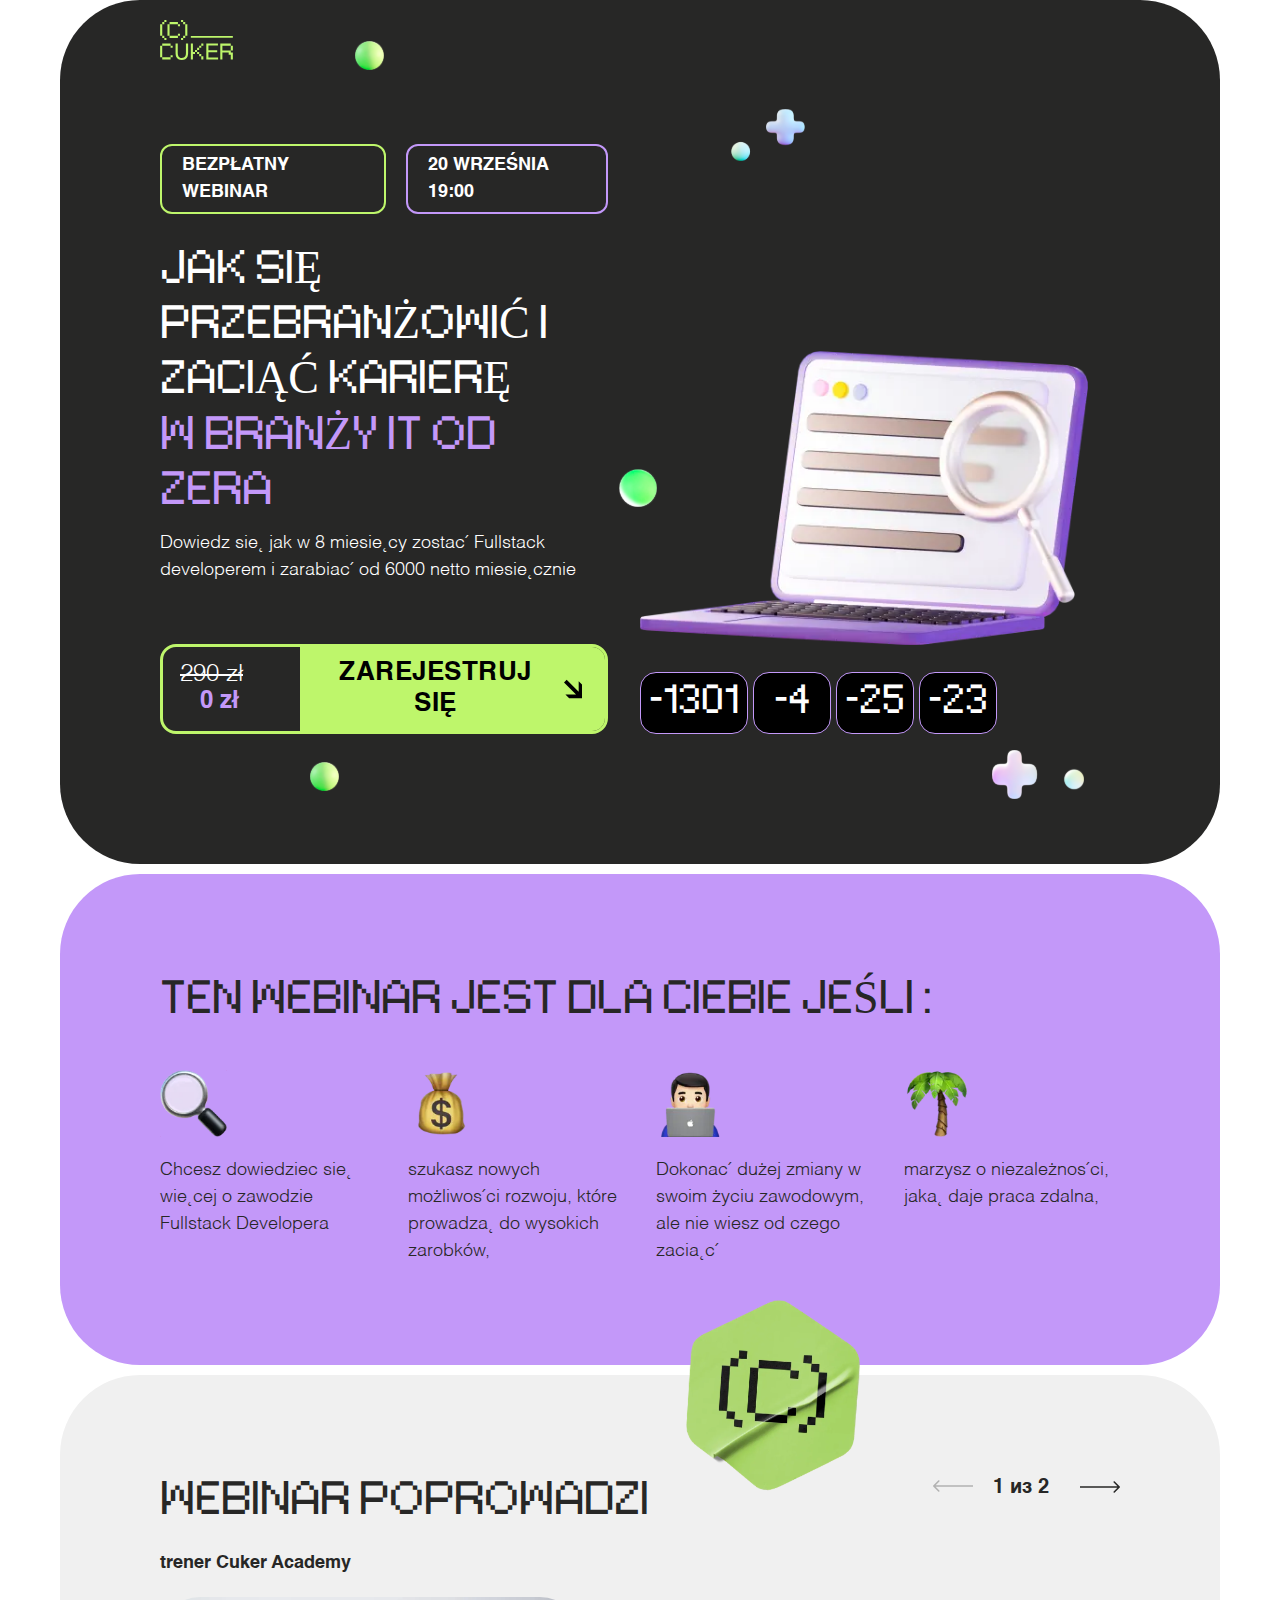
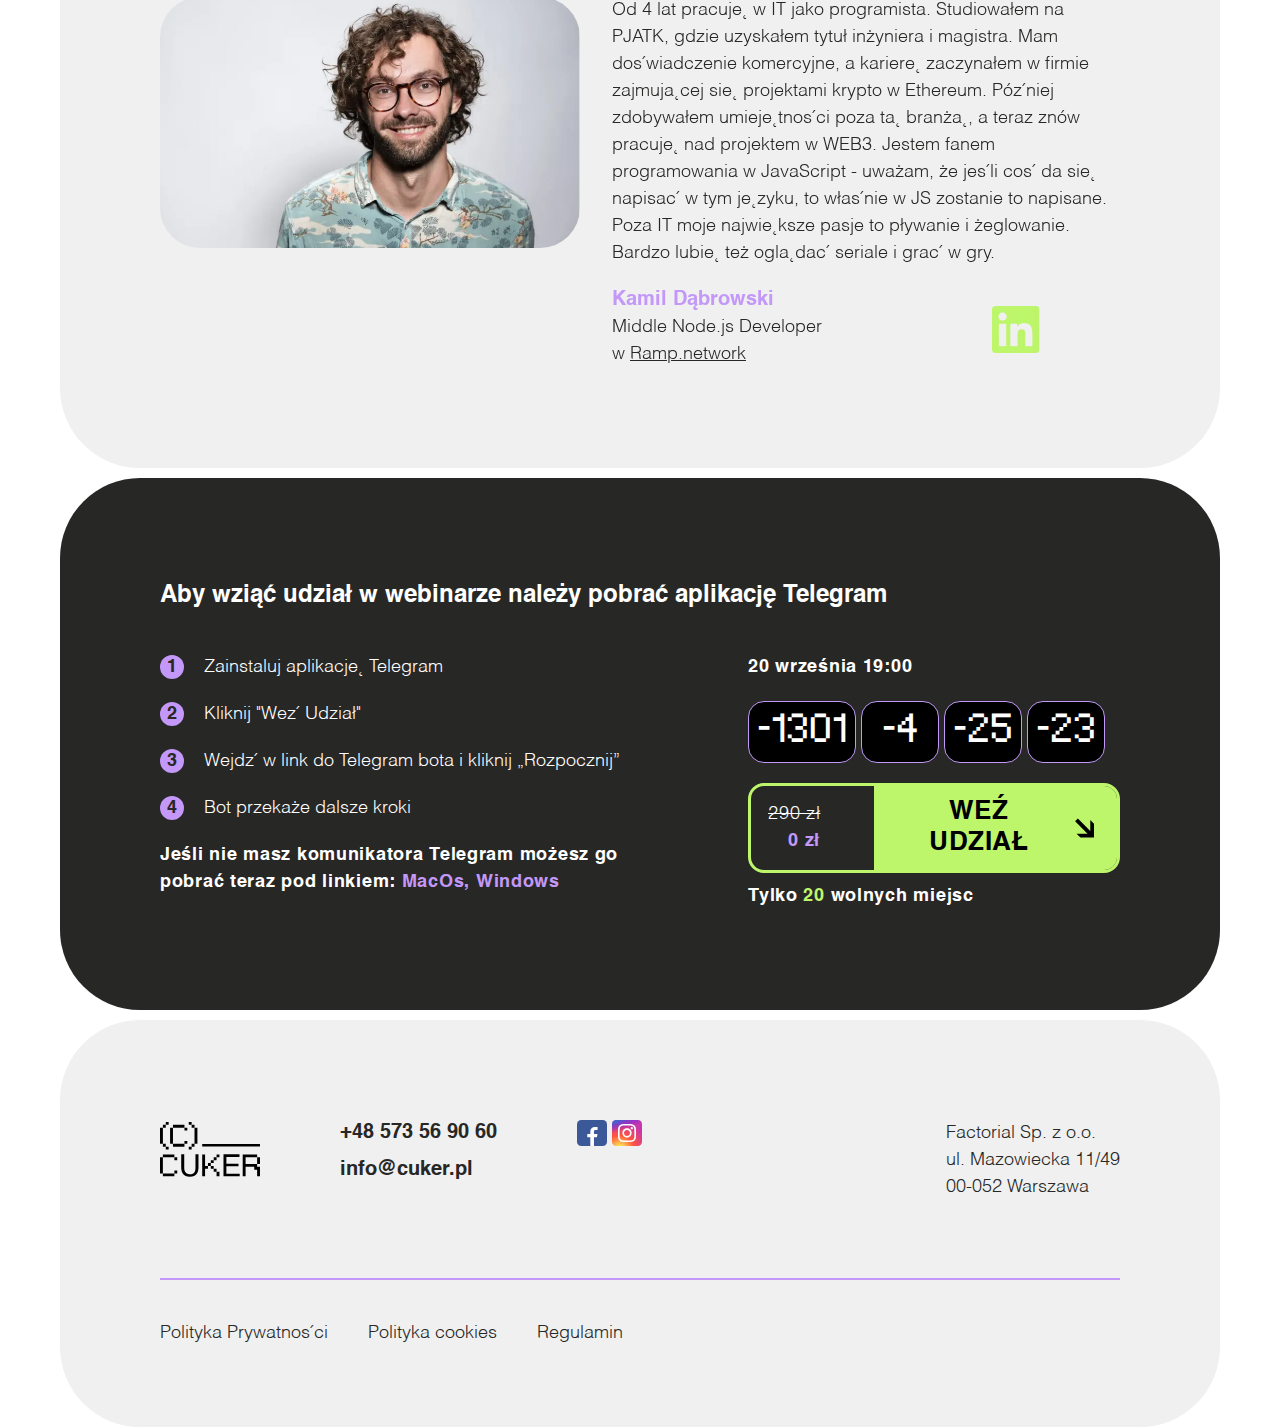
<file: webinar.html>
<!DOCTYPE html>
<html lang="pl">

<head>
	<title>Seminarium internetowe</title>
	<meta charset="UTF-8">
	<meta name="format-detection" content="telephone=no">
	<!-- <style>body{opacity: 0;}</style> -->
	<link rel="stylesheet" href="css/style.min.css?_v=20221012155027">
	<link rel="shortcut icon" href="favicon.ico">
	<!-- <meta name="robots" content="noindex, nofollow"> -->
	<meta name="viewport" content="width=device-width, initial-scale=1.0">
</head>

<body>
	<div class="wrapper">
		<svg fill="none" style="height:0px">
			<symbol id="inst" viewBox="0 0 30 26" fill="none">
				<rect width="30" height="26" rx="4.25531" fill="url(#paint0_radial_107_3180)" />
				<rect width="30" height="26" rx="4.25531" fill="url(#paint1_radial_107_3180)" />
				<path d="M15.0008 3.90039C12.5566 3.90039 12.2498 3.9112 11.2898 3.95537C10.3317 3.99973 9.67766 4.15311 9.10541 4.37814C8.51346 4.61057 8.01133 4.92149 7.51108 5.42748C7.01045 5.93329 6.70294 6.441 6.47232 7.03932C6.24919 7.61812 6.09731 8.27958 6.05419 9.24797C6.01125 10.2186 6 10.529 6 13.0004C6 15.4718 6.01088 15.781 6.05438 16.7517C6.09844 17.7204 6.25013 18.3817 6.4725 18.9603C6.70257 19.5588 7.01007 20.0665 7.51052 20.5723C8.01058 21.0785 8.51271 21.3902 9.10428 21.6226C9.67691 21.8477 10.3311 22.001 11.2891 22.0454C12.2491 22.0896 12.5556 22.1004 14.9997 22.1004C17.4442 22.1004 17.75 22.0896 18.71 22.0454C19.6681 22.001 20.3229 21.8477 20.8955 21.6226C21.4873 21.3902 21.9887 21.0785 22.4887 20.5723C22.9894 20.0665 23.2969 19.5588 23.5275 18.9605C23.7487 18.3817 23.9006 17.7203 23.9456 16.7519C23.9887 15.7812 24 15.4718 24 13.0004C24 10.529 23.9887 10.2188 23.9456 9.24816C23.9006 8.27939 23.7487 7.61812 23.5275 7.03951C23.2969 6.441 22.9894 5.93329 22.4887 5.42748C21.9881 4.9213 21.4875 4.61038 20.895 4.37814C20.3212 4.15311 19.6668 3.99973 18.7087 3.95537C17.7487 3.9112 17.4431 3.90039 14.998 3.90039H15.0008ZM14.1935 5.54029C14.4331 5.53991 14.7005 5.54029 15.0008 5.54029C17.4039 5.54029 17.6887 5.54901 18.6376 5.59261C19.5151 5.63318 19.9914 5.78144 20.3086 5.90599C20.7287 6.07093 21.0281 6.2681 21.3429 6.5866C21.6579 6.9051 21.8529 7.20843 22.0164 7.6331C22.1396 7.95349 22.2864 8.43503 22.3264 9.32228C22.3695 10.2816 22.3789 10.5697 22.3789 12.9983C22.3789 15.4269 22.3695 15.715 22.3264 16.6743C22.2862 17.5616 22.1396 18.0431 22.0164 18.3635C21.8533 18.7882 21.6579 19.0906 21.3429 19.4089C21.0279 19.7274 20.7288 19.9245 20.3086 20.0895C19.9918 20.2146 19.5151 20.3625 18.6376 20.403C17.6889 20.4467 17.4039 20.4561 15.0008 20.4561C12.5976 20.4561 12.3128 20.4467 11.3641 20.403C10.4865 20.3621 10.0103 20.2138 9.69285 20.0893C9.27285 19.9244 8.97284 19.7272 8.65784 19.4087C8.34284 19.0902 8.14783 18.7876 7.98433 18.3628C7.86114 18.0424 7.71433 17.5608 7.67439 16.6736C7.63127 15.7143 7.62264 15.4261 7.62264 12.996C7.62264 10.5659 7.63127 10.2793 7.67439 9.32001C7.71452 8.43276 7.86114 7.95122 7.98433 7.63044C8.14746 7.20578 8.34284 6.90244 8.65784 6.58394C8.97284 6.26544 9.27285 6.06828 9.69285 5.90296C10.0101 5.77783 10.4865 5.62996 11.3641 5.5892C12.1943 5.55128 12.5161 5.53991 14.1935 5.53801V5.54029ZM19.805 7.05127C19.2088 7.05127 18.725 7.53982 18.725 8.14289C18.725 8.74576 19.2088 9.23489 19.805 9.23489C20.4013 9.23489 20.885 8.74576 20.885 8.14289C20.885 7.54001 20.4013 7.05089 19.805 7.05089V7.05127ZM15.0008 8.32716C12.4484 8.32716 10.3789 10.4196 10.3789 13.0004C10.3789 15.5812 12.4484 17.6727 15.0008 17.6727C17.5533 17.6727 19.622 15.5812 19.622 13.0004C19.622 10.4196 17.5531 8.32716 15.0007 8.32716H15.0008ZM15.0008 9.96706C16.6576 9.96706 18.0009 11.325 18.0009 13.0004C18.0009 14.6755 16.6576 16.0337 15.0008 16.0337C13.3439 16.0337 12.0008 14.6755 12.0008 13.0004C12.0008 11.325 13.3439 9.96706 15.0008 9.96706Z" fill="white" />
				<defs>
					<radialGradient id="paint0_radial_107_3180" cx="0" cy="0" r="1" gradientUnits="userSpaceOnUse" gradientTransform="translate(7.96879 28.0025) rotate(-90) scale(25.7679 27.6533)">
						<stop stop-color="#FFDD55" />
						<stop offset="0.1" stop-color="#FFDD55" />
						<stop offset="0.5" stop-color="#FF543E" />
						<stop offset="1" stop-color="#C837AB" />
					</radialGradient>
					<radialGradient id="paint1_radial_107_3180" cx="0" cy="0" r="1" gradientUnits="userSpaceOnUse" gradientTransform="translate(-5.02516 1.873) rotate(76.9946) scale(11.5917 54.4373)">
						<stop stop-color="#3771C8" />
						<stop offset="0.128" stop-color="#3771C8" />
						<stop offset="1" stop-color="#6600FF" stop-opacity="0" />
					</radialGradient>
				</defs>
			</symbol>
			<symbol id="fb" viewBox="0 0 30 26" fill="none">
				<rect width="30" height="26" rx="4.25531" fill="#3B5998" />
				<path fill-rule="evenodd" clip-rule="evenodd" d="M16.9624 26.0003V17.3031H19.9947L20.4489 13.9138H16.962V11.7497C16.962 10.7678 17.2449 10.0987 18.7068 10.0987L20.5715 10.0982V7.06661C20.2494 7.0262 19.1426 6.93359 17.8547 6.93359C15.1667 6.93359 13.3261 8.51295 13.3261 11.4134V13.9138H10.2858V17.3031H13.3261V26.0003H16.9624Z" fill="white" />
			</symbol>
			<symbol id="btn-icon" viewBox="0 0 20 21">
				<path d="M0 3.38583L0.0116978 3.37316L2.87984 0.50585L2.88569 0.5L15.9181 13.533V7.77211V2.01604L20 6.09715V11.8532V16.6655V20.5H5.61735L1.53546 16.4179H13.0314L0 3.38583Z" />
			</symbol>
			<symbol id="check" viewBox="0 0 16 16" fill="none">
				<path fill-rule="evenodd" clip-rule="evenodd" d="M14.8508 4.26147L6.66667 12.4456L2.03821 7.81702L3.2953 6.55996L6.66668 9.9314L13.5937 3.00439L14.8508 4.26147Z" fill="#272726" />
			</symbol>
			<symbol id="apple" viewBox="0 0 147 50" fill="none">
				<g clip-path="url(#clip0_55_763)">
					<path d="M34.1918 26.5681C34.1312 20.2412 39.3901 17.2014 39.6266 17.0567C36.6666 12.7563 32.0689 12.1653 30.4312 12.0989C26.5189 11.7008 22.7946 14.3908 20.805 14.3908C18.8155 14.3908 15.7524 12.1532 12.5073 12.2195C8.23711 12.2798 4.30053 14.6864 2.09872 18.4861C-2.32918 26.1218 0.970512 37.4608 5.29529 43.6671C7.41219 46.7008 9.92335 50.1206 13.2352 49.994C16.4257 49.8673 17.6267 47.9433 21.4723 47.9433C25.3179 47.9433 26.4036 49.994 29.77 49.9336C33.1971 49.8673 35.3686 46.8335 37.4673 43.7877C39.8814 40.2593 40.8822 36.8516 40.9429 36.6707C40.864 36.6405 34.2646 34.1254 34.1918 26.5681Z" fill="black" />
					<path d="M27.8654 7.98552C29.6244 5.86852 30.8072 2.93124 30.4857 0C27.9564 0.102533 24.8933 1.67672 23.0796 3.79373C21.4541 5.66345 20.0286 8.65501 20.4168 11.5259C23.2252 11.7431 26.1124 10.0965 27.8654 7.98552ZM56.3738 32.7865L53.4623 41.5621H49.7198L59.2489 13.6731H63.6161L73.1816 41.5621H69.3117L66.3153 32.7865H56.3738ZM65.5692 29.9698L62.8276 21.9421C62.2028 20.1206 61.7903 18.468 61.3718 16.8516H61.293C60.8744 18.5042 60.4195 20.199 59.8797 21.8999L57.138 29.9638L65.5692 29.9698ZM76.0203 28.07C76.0203 25.5066 75.9414 23.4318 75.8504 21.532H79.138L79.3078 24.9698H79.3867C80.8849 22.5271 83.2565 21.0796 86.5441 21.0796C91.4148 21.0796 95.0723 25.1749 95.0723 31.2606C95.0723 38.462 90.6626 42.0145 85.9193 42.0145C83.2565 42.0145 80.9273 40.8565 79.7203 38.8721H79.6414V49.7527H76.0203V28.07ZM79.6354 33.4077C79.6354 33.9505 79.7142 34.4391 79.8052 34.8975C80.4724 37.4186 82.6742 39.1616 85.3007 39.1616C89.1705 39.1616 91.4208 36.0193 91.4208 31.4234C91.4208 27.4065 89.2979 23.9807 85.428 23.9807C82.9351 23.9807 80.6059 25.76 79.8901 28.4922C79.7627 28.9445 79.6414 29.4873 79.6414 29.9819L79.6354 33.4077ZM98.8573 28.07C98.8573 25.5066 98.7784 23.4318 98.6874 21.532H101.975L102.145 24.9698H102.224C103.722 22.5271 106.094 21.0796 109.381 21.0796C114.252 21.0796 117.909 25.1749 117.909 31.2606C117.909 38.462 113.5 42.0145 108.756 42.0145C106.094 42.0145 103.764 40.8565 102.557 38.8721H102.478V49.7527H98.8573V28.07ZM102.478 33.4077C102.478 33.9505 102.557 34.4391 102.648 34.8975C103.316 37.4186 105.517 39.1616 108.144 39.1616C112.014 39.1616 114.264 36.0193 114.264 31.4234C114.264 27.4065 112.141 23.9807 108.271 23.9807C105.778 23.9807 103.449 25.76 102.733 28.4922C102.606 28.9445 102.485 29.4873 102.485 29.9819L102.478 33.4077ZM121.7 12.1834H125.364V41.5561H121.7V12.1834ZM132.728 32.2075C132.806 37.1291 135.973 39.1616 139.63 39.1616C142.251 39.1616 143.834 38.7093 145.205 38.1303L145.829 40.7358C144.543 41.3148 142.336 41.9783 139.133 41.9783C132.934 41.9783 129.228 37.9252 129.228 31.8818C129.228 25.8384 132.806 21.0796 138.672 21.0796C145.247 21.0796 146.994 26.8275 146.994 30.5127C146.994 31.2606 146.915 31.8335 146.867 32.2075H132.728ZM143.464 29.6019C143.506 27.2859 142.505 23.6852 138.387 23.6852C134.681 23.6852 133.061 27.0808 132.77 29.6019H143.464Z" fill="black" />
				</g>
				<defs>
					<clipPath id="clip0_55_763">
						<rect width="147" height="50" fill="white" />
					</clipPath>
				</defs>
			</symbol>
			<symbol id="google" viewBox="-40.446 -22.19 350.532 133.14">
				<path d="M115.39 46.71c0 12.77-9.99 22.18-22.25 22.18s-22.25-9.41-22.25-22.18c0-12.86 9.99-22.18 22.25-22.18s22.25 9.32 22.25 22.18zm-9.74 0c0-7.98-5.79-13.44-12.51-13.44s-12.51 5.46-12.51 13.44c0 7.9 5.79 13.44 12.51 13.44s12.51-5.55 12.51-13.44z" fill="#EA4335" />
				<path d="M163.39 46.71c0 12.77-9.99 22.18-22.25 22.18s-22.25-9.41-22.25-22.18c0-12.85 9.99-22.18 22.25-22.18s22.25 9.32 22.25 22.18zm-9.74 0c0-7.98-5.79-13.44-12.51-13.44s-12.51 5.46-12.51 13.44c0 7.9 5.79 13.44 12.51 13.44s12.51-5.55 12.51-13.44z" fill="#FBBC05" />
				<path d="M209.39 25.87v39.82c0 16.38-9.66 23.07-21.08 23.07-10.75 0-17.22-7.19-19.66-13.07l8.48-3.53c1.51 3.61 5.21 7.87 11.17 7.87 7.31 0 11.84-4.51 11.84-13v-3.19h-.34c-2.18 2.69-6.38 5.04-11.68 5.04-11.09 0-21.25-9.66-21.25-22.09 0-12.52 10.16-22.26 21.25-22.26 5.29 0 9.49 2.35 11.68 4.96h.34v-3.61h9.25zm-8.56 20.92c0-7.81-5.21-13.52-11.84-13.52-6.72 0-12.35 5.71-12.35 13.52 0 7.73 5.63 13.36 12.35 13.36 6.63 0 11.84-5.63 11.84-13.36z" fill="#4285F4" />
				<path d="M224.64 2.53v65h-9.5v-65z" fill="#34A853" />
				<path d="M261.66 54.01l7.56 5.04c-2.44 3.61-8.32 9.83-18.48 9.83-12.6 0-22.01-9.74-22.01-22.18 0-13.19 9.49-22.18 20.92-22.18 11.51 0 17.14 9.16 18.98 14.11l1.01 2.52-29.65 12.28c2.27 4.45 5.8 6.72 10.75 6.72 4.96 0 8.4-2.44 10.92-6.14zm-23.27-7.98l19.82-8.23c-1.09-2.77-4.37-4.7-8.23-4.7-4.95 0-11.84 4.37-11.59 12.93z" fill="#EA4335" />
				<path d="M34.93 40.94v-9.41h31.71c.31 1.64.47 3.58.47 5.68 0 7.06-1.93 15.79-8.15 22.01-6.05 6.3-13.78 9.66-24.02 9.66C15.96 68.88 0 53.42 0 34.44 0 15.46 15.96 0 34.94 0c10.5 0 17.98 4.12 23.6 9.49l-6.64 6.64c-4.03-3.78-9.49-6.72-16.97-6.72-13.86 0-24.7 11.17-24.7 25.03 0 13.86 10.84 25.03 24.7 25.03 8.99 0 14.11-3.61 17.39-6.89 2.66-2.66 4.41-6.46 5.1-11.65z" fill="#4285F4" />
			</symbol>
			<symbol id="arrow" viewBox="0 0 51 16" fill="none">
				<path d="M0.292892 8.70711C-0.0976295 8.31658 -0.0976295 7.68342 0.292892 7.29289L6.65685 0.928932C7.04738 0.538408 7.68054 0.538408 8.07107 0.928932C8.46159 1.31946 8.46159 1.95262 8.07107 2.34315L2.41422 8L8.07107 13.6569C8.46159 14.0474 8.46159 14.6805 8.07107 15.0711C7.68054 15.4616 7.04738 15.4616 6.65685 15.0711L0.292892 8.70711ZM51 9H1V7H51V9Z" fill="#272726" />
			</symbol>
			<symbol id="spoller-arrow" viewBox="0 0 16 27">
				<path d="M6.79289 22.2071C7.18342 22.5976 7.81658 22.5976 8.20711 22.2071L14.5711 15.8431C14.9616 15.4526 14.9616 14.8195 14.5711 14.4289C14.1805 14.0384 13.5474 14.0384 13.1569 14.4289L7.5 20.0858L1.84315 14.4289C1.45262 14.0384 0.819456 14.0384 0.428932 14.4289C0.0384074 14.8195 0.0384074 15.4526 0.428932 15.8431L6.79289 22.2071ZM6.5 6.5L6.5 21.5L8.5 21.5L8.5 6.5L6.5 6.5Z" />
			</symbol>
			<symbol id="logo" viewBox="0 0 180 99">
				<path d="M10.3971 10.3426H5.22607V5.17155H10.3971V10.3426ZM15.5682 5.17155H10.3971V0.000488281H15.5682V5.17155ZM10.3971 44.3946H5.22607V39.2235H10.3971V44.3946ZM15.5682 49.5657H10.3971V44.3946H15.5682V49.5657ZM5.22607 39.2235H0V10.3426H5.22607V39.2235Z" />
				<path d="M44.0133 5.17155V10.3426H23.3291V5.17155H44.0133ZM44.0133 15.5137V10.3426H49.1844V15.5137H44.0133ZM49.1844 39.2235H44.0133V34.0525H49.1844V39.2235ZM23.3291 44.3946V39.2235H44.0133V44.3946H23.3291ZM18.158 10.3426H23.3291V39.2235H18.158V10.3426Z" />
				<path d="M62.1232 10.3426H56.9522V5.17155H62.1232V10.3426ZM56.9522 5.17155H51.7811V0.000488281H56.9522V5.17155ZM62.1232 44.3946H56.9522V39.2235H62.1232V44.3946ZM56.9522 49.5657H51.7811V44.3946H56.9522V49.5657ZM67.3493 39.2235H62.1232V10.3426H67.3493V39.2235Z" />
				<path d="M75.9629 39.8208H179.978V44.1367H75.9629V39.8208Z" />
				<path d="M25.8553 58.431V63.602H5.17106V58.431H25.8553ZM25.8553 68.7731V63.602H31.0264V68.7731H25.8553ZM31.0264 92.483H25.8553V87.3119H31.0264V92.483ZM5.17106 97.654V92.483H25.8553V97.654H5.17106ZM0 63.602H5.17106V92.483H0V63.602Z" />
				<path d="M43.6154 58.1952V82.585C43.6154 85.4502 44.1526 87.8318 45.227 89.73C46.8208 92.5952 49.5069 94.0278 53.2853 94.0278C57.8159 94.0278 60.8959 92.4788 62.5255 89.3808C63.403 87.6975 63.8417 85.4323 63.8417 82.585V58.1952H69.2676V80.3555C69.2676 85.2084 68.614 88.9421 67.3068 91.5566C64.9072 96.3199 60.3766 98.7016 53.7151 98.7016C47.0536 98.7016 42.532 96.3199 40.1503 91.5566C38.8431 88.9421 38.1894 85.2084 38.1894 80.3555V58.1952H43.6154Z" />
				<path d="M101.818 97.654V89.4573H106.989V97.654H101.818ZM86.305 79.1152V84.2863H81.1339V97.654H75.9629V58.431H81.1339V79.1152H86.305ZM86.305 79.1152V73.9441H91.4761V79.1152H86.305ZM91.4761 73.9441V68.7731H96.6471V73.9441H91.4761ZM96.6471 68.7731V63.602H101.818V68.7731H96.6471ZM101.818 63.602V58.431H106.989V63.602H101.818ZM91.4761 84.2863V79.1152H96.6471V84.2863H91.4761ZM96.6471 89.4573V84.2863H101.818V89.4573H96.6471Z" />
				<path d="M114.287 58.1952H143.055V63.0302H119.498V75.0102H141.282V79.5766H119.498V92.9533H143.458V97.654H114.287V58.1952Z" />
				<path d="M174.829 63.602H180V75.4845H174.829V63.602ZM174.829 75.4845V80.6555H180V97.654H174.829V85.8266H169.658V80.6555H154.09V97.654H148.864V58.431H174.829V63.602H154.09V75.4845H174.829Z" />
			</symbol>
			<symbol id="arrow-down" viewBox="0 0 16 61" fill="none">
				<path d="M7.29289 60.7071C7.68341 61.0976 8.31658 61.0976 8.7071 60.7071L15.0711 54.3432C15.4616 53.9526 15.4616 53.3195 15.0711 52.9289C14.6805 52.5384 14.0474 52.5384 13.6569 52.9289L8 58.5858L2.34314 52.9289C1.95262 52.5384 1.31945 52.5384 0.92893 52.9289C0.538405 53.3195 0.538405 53.9526 0.92893 54.3432L7.29289 60.7071ZM7 -4.37114e-08L7 60L9 60L9 4.37114e-08L7 -4.37114e-08Z" fill="white" />
			</symbol>
			<symbol id="phone-icon" viewBox="0 0 20 20" fill="none">
				<path d="M19.529 15.1598C19.4918 15.0274 19.4042 14.9169 19.2868 14.855L15.2207 12.715L15.2209 12.7148C15.0383 12.62 14.8184 12.6582 14.6745 12.8099L13.1354 14.43C11.4278 13.9162 9.87266 12.9532 8.61681 11.6312C7.36111 10.3095 6.44598 8.67253 5.95814 6.87491L7.49707 5.25501H7.49726C7.64132 5.10357 7.67761 4.87216 7.58734 4.67993L5.55435 0.400086C5.49436 0.275374 5.38754 0.182924 5.25984 0.145119C4.94201 0.0479204 4.61254 -0.000973521 4.28136 1.46844e-05C3.32261 1.46844e-05 2.40315 0.400882 1.72538 1.11451C1.04741 1.82794 0.666585 2.79577 0.666585 3.80496C0.660003 5.93183 1.05512 8.03889 1.82903 10.0038C2.6029 11.9685 3.74012 13.7517 5.17448 15.2499C6.59773 16.7611 8.2926 17.9594 10.1598 18.7749C12.0271 19.5903 14.03 20.0067 16.0517 19.9999C17.0103 19.9999 17.9297 19.5991 18.6077 18.8854C19.2857 18.1718 19.6665 17.204 19.6665 16.195C19.6669 15.8448 19.6206 15.4964 19.5287 15.1598H19.529Z" fill="#C398F9" />
			</symbol>
			<symbol id="view" viewBox="0 0 18 12" fill="none">
				<path d="M9 8C10.1046 8 11 7.10457 11 6C11 4.89543 10.1046 4 9 4C7.89543 4 7 4.89543 7 6C7 7.10457 7.89543 8 9 8Z" fill="#C398F9" />
				<path fill-rule="evenodd" clip-rule="evenodd" d="M9 12C14.5 12 17 8 18 6C17.1667 4 14.5 0 9 0C3.5 0 0.833333 4 0 6C1 8 3.5 12 9 12ZM9 10C5.31049 10 3.32076 7.75037 2.25017 5.9524C3.21292 4.26506 5.30425 2 9 2C12.6957 2 14.7871 4.26506 15.7498 5.9524C14.6792 7.75037 12.6895 10 9 10Z" fill="#C398F9" />
			</symbol>
			<symbol id="time" viewBox="0 0 18 18" fill="none">
				<path d="M10 9.03162V4H8V9.96837L11.3598 12.7682L12.6402 11.2318L10 9.03162Z" fill="#C398F9" />
				<path fill-rule="evenodd" clip-rule="evenodd" d="M18 9C18 13.9706 13.9706 18 9 18C4.02944 18 0 13.9706 0 9C0 4.02944 4.02944 0 9 0C13.9706 0 18 4.02944 18 9ZM16 9C16 12.866 12.866 16 9 16C5.13401 16 2 12.866 2 9C2 5.13401 5.13401 2 9 2C12.866 2 16 5.13401 16 9Z" fill="#C398F9" />
			</symbol>
		</svg>
		<main class="main main-webinar">
			<section class="section webinar-intro webinar bg-color-darckgrey">
				<div class="webinar__container">
					<div class="webinar__body">
						<div class="webinar__content">
							<a href="/" class="logo">
								<svg aria-hidden="true">
									<use xlink:href="#logo"></use>
								</svg>
							</a>
							<div class="webinar__start">
								<div class="webinar__start-item">Bezpłatny webinar</div>
								<div class="webinar__start-item">20 września 19:00</div>
							</div>
							<h2 class="section__title webinar__title">Jak się przebranżowić i zaciąć karierę
								<span>w branży IT od zera</span>
							</h2>
							<p>
								Dowiedz się jak w 8 miesięcy zostać Fullstack developerem i zarabiać od 6000 netto miesięcznie
							</p>
							<div data-da=".webinar__img, 992, last" class="webinar__time time-count">
								<div class="time-count__content">
									<div class="time-count__item time-count__days">
										<div class="time-count__val">00</div>
										<span class="time-count__text">dni</span>
									</div>
									<div class="time-count__item time-count__hours">
										<div class="time-count__val">00</div>
										<span class="time-count__text">godziny</span>
									</div>
									<div class="time-count__item time-count__minutes">
										<div class="time-count__val">00</div>
										<span class="time-count__text">minuty</span>
									</div>
									<div class="time-count__item time-count__seconds">
										<div class="time-count__val">00</div>
										<span class="time-count__text">sekundy</span>
									</div>
								</div>
							</div>
							<div class="group-button" data-modal=".modal">
								<p class="group-button__text">290 zł <span>0 zł</span></p>
								<button type="button" class="group-button__button button">Zarejestruj się
									<svg aria-hidden="true">
										<use xlink:href="#btn-icon"></use>
									</svg>
								</button>
							</div>
						</div>
						<div class="webinar__img">
							<picture><source srcset="img/webinar/webinar-img.webp" type="image/webp"><img src="img/webinar/webinar-img.png" alt=""></picture>
						</div>


						<div class="webinar__icons">
							<div data-prlx-mouse data-prlx-cx="10" data-prlx-cy="10" class="webinar__icons-item webinar__icons-item-1">
								<img src="img/webinar/icons/1.svg" alt="webinar-icon">
							</div>
							<div data-prlx-mouse data-prlx-cx="10" data-prlx-cy="10" class="webinar__icons-item webinar__icons-item-2">
								<img src="img/webinar/icons/1.svg" alt="webinar-icon">
							</div>
							<div data-prlx-mouse data-prlx-cx="10" data-prlx-cy="10" class="webinar__icons-item webinar__icons-item-3">
								<img src="img/webinar/icons/3.svg" alt="webinar-icon">
							</div>
							<div data-prlx-mouse data-prlx-cx="10" data-prlx-cy="10" class="webinar__icons-item webinar__icons-item-4">
								<img src="img/webinar/icons/2.svg" alt="webinar-icon">
							</div>
							<div data-prlx-mouse data-prlx-cx="10" data-prlx-cy="10" class="webinar__icons-item webinar__icons-item-5">
								<img src="img/webinar/icons/4.svg" alt="webinar-icon">
							</div>
						</div>

					</div>
				</div>
			</section>
			<section class="section webinar-purpose bg-color-violet">
				<div class="webinar-purpose__container">
					<div class="webinar-purpose__body">
						<h2 class="section__title webinar-purpose__title">Ten webinar jest dla Ciebie jeśli :</h2>

						<ul class="webinar-purpose__list">
							<li class="webinar-purpose__item">
								<div class="webinar-purpose__item-icon">
									<picture><source srcset="img/webinar/purpose/01.webp" type="image/webp"><img src="img/webinar/purpose/01.png" alt=""></picture>
								</div>
								<p>
									Chcesz dowiedziec się więcej o zawodzie Fullstack Developera
								</p>
							</li>
							<li class="webinar-purpose__item">
								<div class="webinar-purpose__item-icon">
									<picture><source srcset="img/webinar/purpose/02.webp" type="image/webp"><img src="img/webinar/purpose/02.png" alt=""></picture>
								</div>
								<p>
									szukasz nowych możliwości rozwoju, które prowadzą do wysokich zarobków,
								</p>
							</li>
							<li class="webinar-purpose__item">
								<div class="webinar-purpose__item-icon">
									<picture><source srcset="img/webinar/purpose/03.webp" type="image/webp"><img src="img/webinar/purpose/03.png" alt=""></picture>
								</div>
								<p>
									Dokonać dużej zmiany w swoim życiu zawodowym, ale nie wiesz od czego zaciąć
								</p>
							</li>
							<li class="webinar-purpose__item">
								<div class="webinar-purpose__item-icon">
									<picture><source srcset="img/webinar/purpose/04.webp" type="image/webp"><img src="img/webinar/purpose/04.png" alt=""></picture>
								</div>
								<p>
									marzysz o niezależności, jaką daje praca zdalna,
								</p>
							</li>
						</ul>
					</div>
				</div>
			</section>
			<section class="section webinar-speaker bg-color-lighgrey">
				<div class="webinar-speaker__container">
					<div class="webinar-speaker__body">
						<h2 class="section__title webinar-speaker__title">Webinar poprowadzi </h2>
						<p class="webinar-speaker__textbold">trener Cuker Academy</p>

						<div class="webinar-speaker__slider">
							<div class="webinar-speaker__wrapper">
								<div class="webinar-speaker__slide">
									<div class="webinar-speaker__foto">
										<picture><source srcset="img/course/trainer.webp" type="image/webp"><img src="img/course/trainer.jpg" alt=""></picture>
									</div>
									<div class="webinar-speaker__description">
										<p>
											Od 4 lat pracuję w IT jako programista. Studiowałem na PJATK, gdzie uzyskałem tytuł
											inżyniera i
											magistra. Mam doświadczenie komercyjne, a karierę zaczynałem w firmie zajmującej się
											projektami
											krypto w
											Ethereum. Później zdobywałem umiejętności poza tą branżą, a teraz znów pracuję nad
											projektem w
											WEB3.
											Jestem fanem programowania w JavaScript - uważam, że jeśli coś da się napisać w tym
											języku, to
											właśnie w
											JS zostanie to napisane. Poza IT moje największe pasje to pływanie i żeglowanie. Bardzo
											lubię
											też
											oglądać seriale i grać w gry.
										</p>

										<div class="webinar-speaker__name">Kamil Dąbrowski</div>
										<div class="webinar-speaker__job">
											Middle Node.js Developer <br> w <a href="">Ramp.network</a>
										</div>
										<a href="#" class="webinar-speaker__social">
											<picture><source srcset="img/social/linkedin.webp" type="image/webp"><img src="img/social/linkedin.png" alt="linkedin"></picture>
										</a>
									</div>
								</div>
								<div class="webinar-speaker__slide">
									<div class="webinar-speaker__foto">
										<picture><source srcset="img/course/trainer.webp" type="image/webp"><img src="img/course/trainer.jpg" alt=""></picture>
									</div>
									<div class="webinar-speaker__description">
										<p>
											Od 4 lat pracuję w IT jako programista. Studiowałem na PJATK, gdzie uzyskałem tytuł
											inżyniera i
											magistra. Mam doświadczenie komercyjne, a karierę zaczynałem w firmie zajmującej się
											projektami
											krypto w
											Ethereum. Później zdobywałem umiejętności poza tą branżą, a teraz znów pracuję nad
											projektem w
											WEB3.
											Jestem fanem programowania w JavaScript - uważam, że jeśli coś da się napisać w tym
											języku, to
											właśnie w
											JS zostanie to napisane. Poza IT moje największe pasje to pływanie i żeglowanie. Bardzo
											lubię
											też
											oglądać seriale i grać w gry.
										</p>

										<div class="webinar-speaker__name">Kamil Dąbrowski</div>
										<div class="webinar-speaker__job">
											Middle Node.js Developer <br> w <a href="">Ramp.network</a>
										</div>
										<a href="#" class="webinar-speaker__social">
											<picture><source srcset="img/social/linkedin.webp" type="image/webp"><img src="img/social/linkedin.png" alt="linkedin"></picture>
										</a>
									</div>
								</div>
							</div>
						</div>

						<div class="webinar-speaker__navigation">
							<button type="button" class="webinar-speaker__slider-button webinar-speaker__slider-button-prev">
								<svg aria-hidden="true">
									<use xlink:href="#arrow"></use>
								</svg>
							</button>
							<div class="webinar-speaker__pagination"></div>
							<button type="button" class="webinar-speaker__slider-button webinar-speaker__slider-button-next">
								<svg aria-hidden="true">
									<use xlink:href="#arrow"></use>
								</svg>
							</button>
						</div>
					</div>
					<div class="webinar-speaker__label">
						<picture><source srcset="img/site-graphic/01.webp" type="image/webp"><img src="img/site-graphic/01.png" alt=""></picture>
					</div>
				</div>
			</section>
			<section class="section webinar-info bg-color-darckgrey">
				<div class="webinar-info__container">
					<h3 class="webinar-info__title">Aby wziąć udział w webinarze należy pobrać aplikację Telegram</h3>

					<div class="webinar-info__body">
						<div class="webinar-info__column">
							<ol class="webinar-info__list">
								<li class="webinar-info__item">Zainstaluj aplikację Telegram</li>
								<li class="webinar-info__item">Kliknij "Weź Udział"</li>
								<li class="webinar-info__item">Wejdź w link do Telegram bota i kliknij „Rozpocznij”</li>
								<li class="webinar-info__item">Bot przekaże dalsze kroki</li>
							</ol>
							<p class="webinar-info__store">Jeśli nie masz komunikatora Telegram możesz go pobrać teraz pod
								linkiem:
								<a href="">MacOs,</a> <a href="">Windows</a>
							</p>
							<div class="webinar-info__store-mobile">
								<a href="">
									<img src="img/webinar/store/web-store_button-1.svg" alt="">
								</a>
								<a href="">
									<img src="img/webinar/store/web-store_button-2.svg" alt="">
								</a>
							</div>
						</div>
						<div class="webinar-info__column">
							<p class="webinar-info__start">20 września 19:00</p>

							<div class="webinar-info__time time-count">
								<div class="time-count__content">
									<div class="time-count__item time-count__days">
										<div class="time-count__val">00</div>
										<span class="time-count__text">dni</span>
									</div>
									<div class="time-count__item time-count__hours">
										<div class="time-count__val">00</div>
										<span class="time-count__text">godziny</span>
									</div>
									<div class="time-count__item time-count__minutes">
										<div class="time-count__val">00</div>
										<span class="time-count__text">minuty</span>
									</div>
									<div class="time-count__item time-count__seconds">
										<div class="time-count__val">00</div>
										<span class="time-count__text">sekundy</span>
									</div>
								</div>
							</div>

							<div class="group-button" data-modal=".modal">
								<p class="group-button__text">290 zł <span>0 zł</span></p>
								<button type="button" class="group-button__button button">Weź Udział
									<svg aria-hidden="true">
										<use xlink:href="#btn-icon"></use>
									</svg>
								</button>
							</div>

							<p>Tylko <span>20</span> wolnych miejsc</p>
						</div>
					</div>
				</div>
			</section>
		</main>
		<footer class="footer bg-color-lighgrey">
			<div class="footer__container">

				<div class="footer__body">
					<a href="/" class="footer__logo logo">
						<svg aria-hidden="true">
							<use xlink:href="#logo"></use>
						</svg>
					</a>
					<div class="footer__contact">
						<a href="tel:+48573569060" class="footer__contact-item">+48 573 56 90 60</a>
						<a href="mailto:info@cuker.pl" class="footer__contact-item">info@cuker.pl</a>
					</div>

					<div class="footer__social">
						<a href="" class="footer__social-item">
							<svg width="30" height="26" aria-hidden="true">
								<use xlink:href="#fb"></use>
							</svg>
						</a>
						<a href="" class="footer__social-item">
							<svg width="30" height="26" aria-hidden="true">
								<use xlink:href="#inst"></use>
							</svg>
						</a>
					</div>
					<p class="footer__address">
						Factorial Sp. z o.o. <br>
						ul. Mazowiecka 11/49 <br>
						00-052 Warszawa
					</p>
				</div>

				<div class="footer__bottom">
					<a href="" class="footer__bottom-item">Polityka Prywatności</a>
					<a href="" class="footer__bottom-item">Polityka cookies</a>
					<a href="" class="footer__bottom-item">Regulamin</a>
				</div>

			</div>
		</footer>
	</div>
	<div id="modal" aria-hidden="true" class="modal modal-callback">
		<div class="modal__wrapper modal-callback__wrapper">
			<div class="modal__content modal-callback__content">

				<h2 class="modal-callback__title"><span>Zgłoś się na kurs</span> lub otrzymaj darmową konsultację </h2>

				<p class="modal-callback__text">Nasz doradca skontaktuję się z tobą i wyjaśni wszystkie informacje, pomoże
					wybrać optymalny pakiet oraz doradzi czy ten kurs jest dla Ciebie odpowiedni</p>

				<form action="" class="form modal-callback  callback-form">
					<label class="form__row callback-form__row">
						<input autocomplete="off" type="text" name="form[]" data-validate data-required data-error="Pole nie może być puste" placeholder="Nazwa" class="input">
					</label>
					<label class="form__row callback-form__row">
						<input autocomplete="off" type="email" name="form[]" data-validate data-required="email" data-error="Wpisz poprawny adres e-mail" placeholder="Email" class="input">
					</label>
					<label class="form__row callback-form__row">
						<input autocomplete="off" type="tel" name="form[]" data-validate data-required data-error="Pole nie może być puste" placeholder="+38" class="input">
					</label>
					<label class="form__row callback-form__row">
						<div class="checkbox">
							<input id="c_2" data-error="Ошибка" class="checkbox__input" type="checkbox" value="1" name="form[]">
							<label for="c_2" class="checkbox__label">
								<span class="checkbox__text">Potwierdzam, że przeczytałem informacje dot.
									przetwarzania
									danych. </span>
							</label>
						</div>
					</label>
					<label class="form__row callback-form__row">
						<button type="submit" class="form__button button">
							Wysłać
							<svg aria-hidden="true">
								<use xlink:href="#btn-icon"></use>
							</svg>
						</button>
					</label>

				</form>
			</div>
		</div>
	</div>
	<script src="js/app.min.js?_v=20221012155027"></script>
</body>

</html>
</file>
<file: css/style.min.css>
@charset "UTF-8";@font-face{font-family:Helvetica;font-display:swap;src:url(../fonts/Helvetica.woff2) format("woff2"),url(../fonts/Helvetica.woff) format("woff");font-weight:400;font-style:normal}@font-face{font-family:NeuePixelGrotesk;font-display:swap;src:url(../fonts/NeuePixelGrotesk.woff2) format("woff2"),url(../fonts/NeuePixelGrotesk.woff) format("woff");font-weight:400;font-style:normal}@font-face{font-family:Helvetica;font-display:swap;src:url(../fonts/Helvetica-Light.woff2) format("woff2"),url(../fonts/Helvetica-Light.woff) format("woff");font-weight:300;font-style:normal}@font-face{font-family:Helvetica;font-display:swap;src:url(../fonts/Helvetica-Bold.woff2) format("woff2"),url(../fonts/Helvetica-Bold.woff) format("woff");font-weight:700;font-style:normal}*{padding:0;margin:0;border:0}*,:after,:before{-webkit-box-sizing:border-box;box-sizing:border-box}body,html{height:100%;min-width:320px}body{font-family:Helvetica;font-size:1rem;font-weight:300;line-height:150%;color:#272726;-ms-text-size-adjust:100%;-moz-text-size-adjust:100%;-webkit-text-size-adjust:100%;-webkit-font-smoothing:antialiased;-moz-osx-font-smoothing:grayscale}button,input,textarea{font-family:Helvetica;font-size:inherit}button{cursor:pointer;color:inherit;background-color:inherit}a{color:inherit}a:link,a:visited{text-decoration:none}a:hover{text-decoration:none}ul li{list-style:none}img{vertical-align:top;max-width:100%}h1,h2,h3,h4,h5,h6{font-weight:inherit;font-size:inherit}.lock body{overflow:hidden;-ms-touch-action:none;touch-action:none;-ms-scroll-chaining:none;overscroll-behavior:none}.wrapper{min-height:100%;display:-webkit-box;display:-ms-flexbox;display:flex;-webkit-box-orient:vertical;-webkit-box-direction:normal;-ms-flex-direction:column;flex-direction:column;overflow:hidden}.wrapper>main{-webkit-box-flex:1;-ms-flex:1 1 auto;flex:1 1 auto}.wrapper>*{min-width:0}[class*=__container]{max-width:70rem;-webkit-box-sizing:content-box;box-sizing:content-box;margin:0 auto;padding:0 1.25rem}.form__row{display:block;position:relative}.form__input{width:100%;display:block;padding:18px 20px;background:#000;border:1px solid #f0f0f0;border-radius:16px;color:#fff}.form__input::-webkit-input-placeholder{font-size:16px;color:#f0f0f0;opacity:.5}.form__input::-moz-placeholder{font-size:16px;color:#f0f0f0;opacity:.5}.form__input:-ms-input-placeholder{font-size:16px;color:#f0f0f0;opacity:.5}.form__input::-ms-input-placeholder{font-size:16px;color:#f0f0f0;opacity:.5}.form__input::placeholder{font-size:16px;color:#f0f0f0;opacity:.5}.form__input._form-focus{border:1px solid #c398f9;outline:transparent}.form__input._form-error{border:1px solid #ff6d6d}.form__button:disabled{background:#3c6400}.form__button:disabled:hover{border-color:transparent}.form__error{color:#ff6d6d}.test-form{margin-top:20px}.reg-form .form__button{min-width:256px}.subscr-form{max-width:544px;margin-left:auto;margin-right:auto}.subscr-form__button{width:100%}.subscr-form .checkbox__text{font-size:18px;color:#fff}.callback-form{max-width:544px}.callback-form .form__button{width:100%}.callback-form .checkbox__text{text-align:left}.button{display:-webkit-inline-box;display:-ms-inline-flexbox;display:inline-flex;-webkit-box-align:center;-ms-flex-align:center;align-items:center;-webkit-box-pack:justify;-ms-flex-pack:justify;justify-content:space-between;gap:16px;font-size:22px;line-height:120%;font-weight:700;letter-spacing:.02em;text-transform:uppercase;padding:11px 24px;background-color:#bef66b;color:#272726;border:3px solid transparent;-webkit-transition:border .5s ease 0s;-o-transition:border .5s ease 0s;transition:border .5s ease 0s;border-radius:16px}.button svg{width:20px;height:20px;fill:#272726}.button:hover{border:3px solid #000}.button-sacondary{border:4px solid transparent;background-color:transparent;outline:2px solid #000}.button-sacondary:hover{outline:2px solid transparent;border:4px solid #272726}.group-button__text{-webkit-transition:border .3s ease 0s;-o-transition:border .3s ease 0s;transition:border .3s ease 0s;font-weight:700}.group-button__button{color:#000}.group-button__button svg{fill:#000}input[type=email],input[type=tel],input[type=text],textarea{-webkit-appearance:none;-moz-appearance:none;appearance:none}textarea.input{resize:none;padding:0 0}.checkbox{position:relative}.checkbox:not(:last-child){margin-bottom:.3125em}.checkbox__input{position:absolute;width:0;height:0;opacity:0}.checkbox__input:checked+.checkbox__label:before{background-image:url("data:image/svg+xml,%3Csvg width=%2716%27 height=%2716%27 viewBox=%270 0 16 16%27 fill=%27none%27 xmlns=%27http://www.w3.org/2000/svg%27%3E%3Crect x=%270.25%27 y=%270.25%27 width=%2715.5%27 height=%2715.5%27 rx=%272.75%27 fill=%27%23BEF66B%27 stroke=%27%23BEF66B%27 stroke-width=%270.5%27/%3E%3Cg filter=%27url%28%23filter0_d_55_378%29%27%3E%3Cpath d=%27M4.78564 9.07617L7.12455 11.4151L11.6698 4.71484%27 stroke=%27%23272726%27 stroke-width=%271.5%27 stroke-linecap=%27round%27/%3E%3C/g%3E%3Cdefs%3E%3Cfilter id=%27filter0_d_55_378%27 x=%273.03564%27 y=%273.96484%27 width=%2710.3843%27 height=%2710.6221%27 filterUnits=%27userSpaceOnUse%27 color-interpolation-filters=%27sRGB%27%3E%3CfeFlood flood-opacity=%270%27 result=%27BackgroundImageFix%27/%3E%3CfeColorMatrix in=%27SourceAlpha%27 type=%27matrix%27 values=%270 0 0 0 0 0 0 0 0 0 0 0 0 0 0 0 0 0 127 0%27 result=%27hardAlpha%27/%3E%3CfeOffset dy=%271%27/%3E%3CfeGaussianBlur stdDeviation=%270.5%27/%3E%3CfeColorMatrix type=%27matrix%27 values=%270 0 0 0 0.575731 0 0 0 0 0.8 0 0 0 0 0.243333 0 0 0 1 0%27/%3E%3CfeBlend mode=%27normal%27 in2=%27BackgroundImageFix%27 result=%27effect1_dropShadow_55_378%27/%3E%3CfeBlend mode=%27normal%27 in=%27SourceGraphic%27 in2=%27effect1_dropShadow_55_378%27 result=%27shape%27/%3E%3C/filter%3E%3C/defs%3E%3C/svg%3E%0A");background-position:center;background-size:contain;background-repeat:no-repeat}.checkbox__label{cursor:pointer;display:-webkit-inline-box;display:-ms-inline-flexbox;display:inline-flex;position:relative;gap:10px}.checkbox__label:before{content:"";-webkit-box-flex:0;-ms-flex:0 0 15px;flex:0 0 15px;width:15px;height:15px;background:#fff;border:.5px solid #bef66b;-webkit-box-shadow:inset 0 1px 2px rgba(0,0,0,.15);box-shadow:inset 0 1px 2px rgba(0,0,0,.15);border-radius:2.5px;margin-top:7px}body::after{content:"";position:fixed;width:100%;height:100%;top:0;left:0;opacity:0;-webkit-transition:opacity .8s ease 0s;-o-transition:opacity .8s ease 0s;transition:opacity .8s ease 0s;pointer-events:none;z-index:149;background:rgba(0,0,0,.6);-webkit-backdrop-filter:blur(7px);backdrop-filter:blur(7px)}.modal-show body::after{opacity:1}.modal{position:fixed;top:0;left:0;bottom:0;right:0;padding:30px 10px;-webkit-transition:visibility .8s ease 0s;-o-transition:visibility .8s ease 0s;transition:visibility .8s ease 0s;visibility:hidden;pointer-events:none}.modal_show{z-index:150;visibility:visible;overflow:auto;pointer-events:auto}.modal_show .modal__content{visibility:visible;-webkit-transform:scale(1);-ms-transform:scale(1);transform:scale(1)}.modal__wrapper{display:-webkit-box;display:-ms-flexbox;display:flex;-webkit-box-orient:vertical;-webkit-box-direction:normal;-ms-flex-direction:column;flex-direction:column;-webkit-box-align:center;-ms-flex-align:center;align-items:center;min-height:100%;-webkit-box-flex:1;-ms-flex:1 1 auto;flex:1 1 auto;width:100%;display:flex;-webkit-box-pack:center;-ms-flex-pack:center;justify-content:center;align-items:center}.modal__content{visibility:hidden;-webkit-transform:scale(0);-ms-transform:scale(0);transform:scale(0);-webkit-transition:-webkit-transform .3s ease 0s;transition:-webkit-transform .3s ease 0s;-o-transition:transform .3s ease 0s;transition:transform .3s ease 0s;transition:transform .3s ease 0s,-webkit-transform .3s ease 0s;background-color:#eee;padding:20px;width:100%;max-width:900px;border-radius:20px}.lock .modal__content{visibility:visible}.modal-callback__content{max-width:928px;padding:80px 62px;background:#272726;border:3px solid #bef66b;border-radius:80px;color:#fff;text-align:center;display:-webkit-box;display:-ms-flexbox;display:flex;-webkit-box-orient:vertical;-webkit-box-direction:normal;-ms-flex-direction:column;flex-direction:column;-webkit-box-align:center;-ms-flex-align:center;align-items:center}.modal-callback__text{margin-bottom:1.875rem}[class*=-ibg]{position:relative}[class*=-ibg] img{position:absolute;width:100%;height:100%;top:0;left:0;-o-object-fit:cover;object-fit:cover}[class*=-ibg_contain] img{-o-object-fit:contain;object-fit:contain}.bg-color-darckgrey{background:#272726;color:#fff}.bg-color-lighgrey{background:#f0f0f0}.bg-color-lightgreen{background:#bef66b}.bg-color-violet{background:#c398f9}.max-width-600{max-width:616px}.title{font-family:NeuePixelGrotesk;font-size:40px;line-height:120%;font-weight:400;text-transform:uppercase}.title span{color:#c398f9}.section{position:relative;padding:60px 0;border-radius:40px;margin-bottom:.625rem}.modal-callback__title,.section__title{font-family:NeuePixelGrotesk;font-weight:400;font-size:36px;line-height:120%;text-transform:uppercase;margin-bottom:1.25rem}.modal-callback__title span,.section__title span{color:#c398f9}.courses-info{margin-bottom:.625rem}.courses-info__item{display:-webkit-box;display:-ms-flexbox;display:flex;-webkit-box-align:center;-ms-flex-align:center;align-items:center;-webkit-column-gap:20px;-moz-column-gap:20px;column-gap:20px}.courses-info__item-num{font-family:NeuePixelGrotesk;font-weight:400;font-size:60px;line-height:142%;text-transform:uppercase;color:#bef66b}.courses-info__item-text{color:#000;max-width:225px}.courses-block{text-align:center;padding-bottom:60px;margin-bottom:.625rem}.courses-block p{font-weight:700;font-size:20px}.present{border:2px solid #272726;background-color:#c398f9;text-align:center;padding-top:40px;padding-bottom:40px;border-radius:30px;margin-bottom:1.875rem}.present p{font-weight:700;font-size:22px;line-height:120%;text-align:center;letter-spacing:.02em;text-transform:uppercase;color:#000}.present img{max-width:256px;-webkit-transform:rotate(4deg);-ms-transform:rotate(4deg);transform:rotate(4deg)}.header{-webkit-transition:all .5s ease 0s;-o-transition:all .5s ease 0s;transition:all .5s ease 0s;height:60px;width:100%}.header.header-scroll{position:fixed;height:auto;width:100%;top:0;left:0;background:rgba(255,255,255,.7);border-bottom:2px solid #272726;-webkit-backdrop-filter:blur(30px);backdrop-filter:blur(30px);z-index:100;padding:5px 0}.header.header-scroll .header__menu{display:none}.header.header-scroll .header__button{display:-webkit-box;display:-ms-flexbox;display:flex}.header.header-scroll .header__logo svg{width:65px;height:35px}.header.hide{opacity:0}.header__button{display:none;font-weight:700;font-size:18px;line-height:120%;letter-spacing:.02em;text-transform:uppercase;padding:6px 12px;background-color:#bef66b;border-radius:10px;-webkit-box-align:center;-ms-flex-align:center;align-items:center;-webkit-box-pack:center;-ms-flex-pack:center;justify-content:center;gap:16px;-webkit-transition:color .3s ease 0s;-o-transition:color .3s ease 0s;transition:color .3s ease 0s}.header__button:hover{color:#c398f9}.header__button:hover svg{fill:#c398f9}.header__button svg{width:16px;height:16px}.header__logo{position:relative;z-index:101}.header__logo svg{fill:#000;width:73px;height:40px}.menu-open .header__logo svg{fill:#fff}.header__container{height:100%}.header__body{display:-webkit-box;display:-ms-flexbox;display:flex;-webkit-box-pack:justify;-ms-flex-pack:justify;justify-content:space-between;-webkit-box-align:center;-ms-flex-align:center;align-items:center;height:100%}.header__action-button{max-width:320px;font-size:26px;padding:9px 20px}.header__action-button svg{width:16px;height:16px}.header__action-group{display:-webkit-box;display:-ms-flexbox;display:flex;-webkit-box-align:center;-ms-flex-align:center;align-items:center;-webkit-box-pack:justify;-ms-flex-pack:justify;justify-content:space-between}.header__action-tel{font-size:20px;font-weight:700}.header__action-social{display:-webkit-box;display:-ms-flexbox;display:flex;gap:10px;-webkit-box-align:center;-ms-flex-align:center;align-items:center}.header__action-social-item{-webkit-transition:-webkit-transform .3s ease 0s;transition:-webkit-transform .3s ease 0s;-o-transition:transform .3s ease 0s;transition:transform .3s ease 0s;transition:transform .3s ease 0s,-webkit-transform .3s ease 0s}.header__action-social-item:hover{-webkit-transform:scale(1.03);-ms-transform:scale(1.03);transform:scale(1.03)}.header__action-mail{display:inline-block;font-size:20px;font-weight:700;margin:20px 0}.header__phone{display:-webkit-box;display:-ms-flexbox;display:flex;-webkit-box-align:center;-ms-flex-align:center;align-items:center;gap:12px;margin-top:4px}.header__phone svg{width:20px;height:20px}.icon-menu{display:none}.footer{padding:60px 0}.footer__body{position:relative;border-bottom:2px solid #c398f9}.footer__logo{display:inline-block;margin-bottom:1.25rem}.footer__logo svg{width:100px;height:59px}.footer__contact{display:-webkit-box;display:-ms-flexbox;display:flex;-webkit-box-orient:vertical;-webkit-box-direction:normal;-ms-flex-direction:column;flex-direction:column;gap:10px;margin-bottom:1.25rem}.footer__contact-item{font-size:20px;font-weight:700}.footer__bottom{display:-webkit-box;display:-ms-flexbox;display:flex;gap:40px}.intro{position:relative;margin-bottom:3.75rem}.intro__body{position:relative;z-index:1}.intro__title{max-width:400px}.intro__subtitle{font-size:20px;line-height:150%;font-weight:700;margin-bottom:2.5rem}.intro__label{width:256px;margin-bottom:.625rem}.courses{margin-bottom:1.875rem}.courses__header{margin-bottom:1.25rem}.blog__slider,.course-reviews__slider,.courses__slider,.webinar-speaker__slider{overflow:hidden}.blog__slider-wrapper,.course-reviews__wrapper,.courses__slider-wrapper,.webinar-speaker__wrapper{width:100%;height:100%;-webkit-box-sizing:content-box;box-sizing:content-box;display:-webkit-box;display:-ms-flexbox;display:flex;position:relative}.blog__slider-slide,.course-reviews__slide,.courses__slider-slide,.webinar-speaker__slide{-ms-flex-negative:0;flex-shrink:0}.navigation-blog,.navigation-courses,.navigation-reviews,.webinar-speaker__navigation{display:-webkit-box;display:-ms-flexbox;display:flex;-webkit-box-align:center;-ms-flex-align:center;align-items:center;gap:20px;width:187px}.navigation-blog__button svg,.navigation-courses__button svg,.navigation-reviews__button svg,.webinar-speaker__slider-button svg{width:40px;height:16px}.navigation-courses__button.swiper-button-disabled,.swiper-button-disabled.navigation-blog__button,.swiper-button-disabled.navigation-reviews__button,.swiper-button-disabled.webinar-speaker__slider-button{opacity:.3}.navigation-blog__button-next,.navigation-courses__button-next,.navigation-reviews__button-next,.webinar-speaker__slider-button-next{-webkit-transform:rotate(180deg);-ms-transform:rotate(180deg);transform:rotate(180deg);margin-top:-6px}.navigation-blog__pagination,.navigation-courses__pagination,.navigation-reviews__pagination,.webinar-speaker__pagination{font-size:20px;font-weight:700}.course{position:relative;padding:20px;background-color:#272726;border-radius:40px;color:#fff}.course__icon{width:100px;margin-bottom:1.875rem}.course__title{font-weight:700;font-size:20px;margin-bottom:.625rem}.course__label{position:absolute;top:130px;right:0;font-weight:700;background:#c398f9;border-radius:8px 0 0 8px;padding:8px 16px;color:#272726}.course.course-preview{color:#272726;background-color:#f0f0f0}.course-start__body,.traine__body{position:relative}.traine__item{-webkit-box-flex:1;-ms-flex:1 1 50%;flex:1 1 50%;padding:40px 20px;background:#f0f0f0;border-radius:40px;position:relative}.traine__item-header{display:-webkit-box;display:-ms-flexbox;display:flex;gap:44px;margin-bottom:1.25rem}.course-start__item-title,.traine__item-title{font-weight:700}.traine__slogan{position:absolute;font-weight:700;letter-spacing:.04em;text-transform:uppercase;-webkit-transform:rotate(-2deg);-ms-transform:rotate(-2deg);transform:rotate(-2deg);background-color:#c398f9;padding:9px 20px;border-radius:12px}.webinar{position:relative;margin-bottom:1.875rem}.webinar__content p{max-width:500px}.webinar__start{display:-webkit-box;display:-ms-flexbox;display:flex;-webkit-box-orient:vertical;-webkit-box-direction:normal;-ms-flex-direction:column;flex-direction:column;-webkit-box-align:start;-ms-flex-align:start;align-items:flex-start;margin-bottom:1.25rem}.webinar__start-item{padding:6px 20px;border-radius:12px;border-width:2px;border-style:solid;font-weight:700;text-transform:uppercase}.webinar__start-item:first-child{border-color:#bef66b}.webinar__start-item:last-child{border-color:#c398f9}.webinar__title{padding-right:24px;margin-bottom:.625rem}.webinar__img{text-align:center}.webinar .group-button__text{font-weight:300;text-decoration:line-through}.webinar .group-button__text span{display:inline-block;font-weight:700;color:#c398f9;margin-left:20px}.time-count__content{display:-webkit-box;display:-ms-flexbox;display:flex;-webkit-box-align:center;-ms-flex-align:center;align-items:center;gap:3px}.time-count__item{background:#000;border:1px solid #c398f9;border-radius:16px;padding:10px 8px;-webkit-box-flex:0;-ms-flex:0 0 78px;flex:0 0 78px;text-align:center}.time-count__val{font-family:NeuePixelGrotesk;font-weight:400;font-size:40px;line-height:1;text-transform:uppercase;color:#fff}.webinar__icons-item{position:absolute}.webinar__icons-item-1{top:4.7142857143%;left:25.4464285714%}.webinar__icons-item-2{top:88.1428571429%;left:21.5178571429%}.webinar__icons-item-3{top:12.5714285714%;left:57.8571428571%}.webinar__icons-item-4{top:54.2857142857%;left:48.2142857143%}.webinar__icons-item-5{top:86.7142857143%;left:80.3571428571%}.blog{margin-bottom:1.875rem}.blog__header{margin-bottom:1.25rem}.blog__slider{margin-bottom:.625rem}.article-preview__inner{border-radius:40px}.article-preview__title{font-size:20px;font-weight:700;margin-bottom:.625rem}.article-preview__category{display:inline-block;padding:8px 20px;border:2px solid #c398f9;border-radius:12px;font-weight:700;letter-spacing:.04em;text-transform:uppercase;margin-bottom:1.25rem}.article-preview__data{display:-webkit-box;display:-ms-flexbox;display:flex;gap:23px;margin-top:1.25rem}.article-preview__data>*{display:-webkit-box;display:-ms-flexbox;display:flex;-webkit-box-align:center;-ms-flex-align:center;align-items:center;gap:8px}.faq__item{margin-bottom:1.25rem}.faq__item:last-child{margin-bottom:0}.faq__item-title{font-weight:700;font-size:24px;padding-bottom:20px;border-bottom:1px solid #272726;text-align:left;width:100%;display:-webkit-box;display:-ms-flexbox;display:flex;-webkit-box-pack:justify;-ms-flex-pack:justify;justify-content:space-between;gap:22px}.faq__item-title svg{-webkit-box-flex:0;-ms-flex:0 0 20px;flex:0 0 20px;width:20px;height:20px;-webkit-transition:all .5s ease 0s;-o-transition:all .5s ease 0s;transition:all .5s ease 0s}.faq__item-title._spoller-active svg{-webkit-transform:rotate(-90deg);-ms-transform:rotate(-90deg);transform:rotate(-90deg)}.faq__item-body{padding-top:10px}.faq__item-body p:not(:last-child){margin-bottom:1.25rem}.faq__item-body ul li{position:relative;padding-left:15px}.faq__item-body ul li:not(:last-child){margin-bottom:.625rem}.faq__item-body ul li::after{content:"";position:absolute;top:10px;left:0;width:5px;height:5px;border-radius:50%;background-color:#272726}.subscr__title{text-align:center}.subscr__label{position:absolute;bottom:-50px;right:20px;width:100px}.webinar-intro .logo{display:block;margin-bottom:2.5rem}.webinar-intro .logo svg{width:73px;height:40px;fill:#bef66b}.webinar-purpose__title{margin-bottom:1.25rem}.webinar-speaker__body{position:relative}.webinar-speaker__textbold{font-weight:700;margin-bottom:1.25rem}.webinar-speaker__navigation{position:absolute;right:0;top:0;z-index:2}.webinar-speaker__label{position:absolute;top:-75px;right:31.25%;width:170px;-webkit-transform:rotate(4deg);-ms-transform:rotate(4deg);transform:rotate(4deg)}.webinar-info__title{font-size:20px;line-height:150%;font-weight:700;margin-bottom:1.25rem}.webinar-info__body p{font-weight:700;font-size:18px;letter-spacing:.04em}.webinar-info__body p span{color:#bef66b}.webinar-info__list{list-style:none;counter-reset:my-awesome-counter;margin-bottom:2.125rem}.webinar-info__item{counter-increment:my-awesome-counter;display:-webkit-box;display:-ms-flexbox;display:flex;-webkit-box-align:center;-ms-flex-align:center;align-items:center;gap:20px;margin-bottom:.625rem}.webinar-info__item:last-child{margin-bottom:0}.webinar-info__item::before{content:counter(my-awesome-counter);width:24px;-webkit-box-flex:0;-ms-flex:0 0 24px;flex:0 0 24px;height:24px;border-radius:50%;background:#c398f9;line-height:24px;text-align:center;color:#272726;font-weight:700}.webinar-info__store{max-width:480px}.webinar-info__store a{color:#c398f9}.webinar-info .group-button{margin-bottom:1.25rem}.webinar-info .group-button__text{font-weight:300}.webinar-info .group-button__text span{display:inline-block;font-weight:700;color:#c398f9;margin-left:20px}.webinar-info__time{margin-top:1.25rem;margin-bottom:1.25rem}.webinar-info .group-button__text{text-decoration:line-through}.course-intro{padding-bottom:166px;margin-bottom:3.75rem}.course-intro__body{color:#fff}.course-intro__body>*{margin-bottom:1.25rem}.course-intro__start{display:inline-block;font-weight:700;letter-spacing:.04em;text-transform:uppercase;padding:8px 20px;border:2px solid #bef66b;border-radius:12px}.course-intro__start span{color:#bef66b}.course-intro__title span{display:block}.career-step__list .course-intro__list li:first-child,.course-intro__list .career-step__list li:first-child,.course-intro__list .course-capabil__list-item:first-child,.course-intro__list .course-intro__list-item:first-child,.course-intro__list .course-test__list li:first-child,.course-intro__list .resume-skills__list li:first-child,.course-test__list .course-intro__list li:first-child,.resume-skills__list .course-intro__list li:first-child{font-weight:700}.career-step__list .course-intro__list li:first-child::before,.course-intro__list .career-step__list li:first-child::before,.course-intro__list .course-capabil__list-item:first-child::before,.course-intro__list .course-intro__list-item:first-child::before,.course-intro__list .course-test__list li:first-child::before,.course-intro__list .resume-skills__list li:first-child::before,.course-test__list .course-intro__list li:first-child::before,.resume-skills__list .course-intro__list li:first-child::before{background-color:#bef66b}.career-step__list li,.course-capabil__list-item,.course-intro__list-item,.course-test__list li,.resume-skills__list li{display:-webkit-box;display:-ms-flexbox;display:flex;gap:12px;margin-bottom:.625rem}.career-step__list li:last-child,.course-capabil__list-item:last-child,.course-intro__list-item:last-child,.course-test__list li:last-child,.resume-skills__list li:last-child{margin-bottom:0}.career-step__list li::before,.course-capabil__list-item::before,.course-intro__list-item::before,.course-test__list li::before,.resume-skills__list li::before{content:"";width:20px;-webkit-box-flex:0;-ms-flex:0 0 20px;flex:0 0 20px;height:20px;border-radius:50%;background:url("data:image/svg+xml,%3Csvg width=%2716%27 height=%2716%27 viewBox=%270 0 16 16%27 fill=%27none%27 xmlns=%27http://www.w3.org/2000/svg%27%3E%3Cpath fill-rule=%27evenodd%27 clip-rule=%27evenodd%27 d=%27M14.8508 4.26147L6.66667 12.4456L2.03821 7.81702L3.2953 6.55996L6.66668 9.9314L13.5937 3.00439L14.8508 4.26147Z%27 fill=%27%23272726%27/%3E%3C/svg%3E%0A") center/16px no-repeat;background-color:#c398f9}.course-intro__bonus{display:-webkit-box;display:-ms-flexbox;display:flex;-webkit-box-align:center;-ms-flex-align:center;align-items:center;-webkit-box-pack:center;-ms-flex-pack:center;justify-content:center;gap:10px;border:2px solid #c398f9;-webkit-backdrop-filter:blur(30px);backdrop-filter:blur(30px);border-radius:16px;margin-bottom:0;max-width:360px}.course-intro__bonus-text{font-weight:700}.course-intro__label{position:absolute;width:250px;z-index:2}.course-intro__label img{-webkit-transform:rotate(3deg);-ms-transform:rotate(3deg);transform:rotate(3deg)}.course-capabil__group{position:relative;border-top:2px solid #fff;border-bottom:2px solid #fff}.course-capabil__group h3{font-size:20px;font-weight:700;margin-bottom:.625rem}.course-capabil__label{position:absolute}.course-advantage p{max-width:900px;margin-bottom:2.5rem}.course-advantage__body{position:relative}.course-advantage__item:last-child{margin-bottom:0}.course-advantage__item p{z-index:1;margin-bottom:0}.course-advantage__item p .violetColor{background-color:#c398f9}.course-advantage__item p .lightGreenColor{background-color:#bef66b}.course-advantage__item-title{font-size:24px;font-weight:700}.course-advantage__label{position:absolute;width:74px}@-webkit-keyframes rotate{from{-webkit-transform:rotate(-360deg);transform:rotate(-360deg)}}@keyframes rotate{from{-webkit-transform:rotate(-360deg);transform:rotate(-360deg)}}.course-choose{padding-bottom:135px;overflow:hidden}.course-choose__body{font-size:18px;position:relative;z-index:2}.course-choose__list{margin-bottom:1.25rem}.course-choose__list-item{font-size:18px;font-weight:700;text-align:center;border:2px solid #bef66b;border-radius:20px;padding:20px}.course-choose__list-item:last-child{margin-bottom:0}.course-choose__list-item:nth-child(3){border:2px solid #c398f9}.course-choose p{max-width:840px}.course-choose p:not(:last-child){margin-bottom:1.25rem}.course-choose p.bold{font-size:20px;font-weight:700}.course-choose__acent{display:inline-block;font-size:16px;font-weight:700;letter-spacing:.04em;text-transform:uppercase;padding:8px 20px;color:#272726;border-radius:12px}.course-choose__label{max-width:660px;position:absolute;bottom:-90px;right:0}.courses-career__container{padding-left:0;padding-right:0}.courses-career__body p{margin-bottom:1.25rem}.courses-career__column{padding:60px 20px;border-radius:40px}.courses-career__column:first-child{background:#f0f0f0}.courses-career__column:last-child{background:#c398f9}.courses-career__title{margin-bottom:0}.courses-career__slogan{display:inline-block;padding:8px 20px;font-weight:700;letter-spacing:.04em;text-transform:uppercase;-webkit-transform:rotate(-2deg);-ms-transform:rotate(-2deg);transform:rotate(-2deg);background-color:#c398f9;border-radius:12px;margin-bottom:1.25rem}.courses-career__acent{font-size:16px;font-weight:700;letter-spacing:.04em;text-transform:uppercase;border:2px solid #c398f9;border-radius:12px;padding:6px 18px;display:inline-block;margin-right:-5px}.career-step__decor{display:-webkit-box;display:-ms-flexbox;display:flex;-webkit-box-orient:vertical;-webkit-box-direction:normal;-ms-flex-direction:column;flex-direction:column;-webkit-box-pack:justify;-ms-flex-pack:justify;justify-content:space-between;text-align:center;-webkit-box-align:center;-ms-flex-align:center;align-items:center;position:relative;top:15px}.career-step__decor span{width:20px;height:20px;-webkit-box-flex:0;-ms-flex:0 0 20px;flex:0 0 20px;border-radius:50%;border:2px solid #fff;display:-webkit-box;display:-ms-flexbox;display:flex;-webkit-box-align:center;-ms-flex-align:center;align-items:center;-webkit-box-pack:center;-ms-flex-pack:center;justify-content:center}.career-step__decor span::after{content:"";-webkit-box-flex:0;-ms-flex:0 0 8px;flex:0 0 8px;width:8px;height:8px;border-radius:50%;background:#fff}.career-step__decor span:first-child{-webkit-box-ordinal-group:2;-ms-flex-order:1;order:1}.career-step__decor span:last-child{-webkit-box-ordinal-group:4;-ms-flex-order:3;order:3}.career-step__decor::after{content:"";-webkit-box-flex:1;-ms-flex:1 1 auto;flex:1 1 auto;height:100%;width:2px;background-color:#fff;-webkit-box-ordinal-group:3;-ms-flex-order:2;order:2;margin:15px}.career-step__item{position:relative;margin-bottom:30px}.career-step__item p{margin-bottom:.625rem}.career-step__item-group{display:-webkit-box;display:-ms-flexbox;display:flex;-webkit-box-align:center;-ms-flex-align:center;align-items:center;gap:20px}.career-step__icon{-webkit-box-flex:0;-ms-flex:0 0 36px;flex:0 0 36px;height:36px;width:36px}.career-step__title{font-weight:700}.career-step__list li::before{background-color:#bef66b}.course-program__body{margin-bottom:1.25rem}.course-program__text{font-size:20px;font-weight:700;margin-bottom:1.25rem}.course-program__content{background:#000;border:2px solid #c398f9}.course-program__icon{max-width:256px}.course-program .group-button{max-width:852px}.navigation-program__title{font-weight:700;white-space:nowrap}.navigation-program__title:first-child{background:#bef66b;color:#272726}.navigation-program__title svg{width:14px;height:14px;-webkit-box-flex:0;-ms-flex:0 0 14px;flex:0 0 14px;-webkit-transition:-webkit-transform .3s ease 0s;transition:-webkit-transform .3s ease 0s;-o-transition:transform .3s ease 0s;transition:transform .3s ease 0s;transition:transform .3s ease 0s,-webkit-transform .3s ease 0s}.navigation-program__title._tab-active svg{-webkit-transform:rotate(-90deg);-ms-transform:rotate(-90deg);transform:rotate(-90deg)}.navigation-program__title:not(:first-child) svg{fill:#fff}.navigation-program__title:not(:first-child)._tab-active{background-color:#c398f9;color:#272726}.program-item__title{font-weight:700;letter-spacing:.04em;text-transform:uppercase;margin-bottom:1.25rem}.program-item-test .program-item__title{text-transform:inherit}.program-item-test__list li{margin-bottom:.625rem}.program-item-test__list li:last-child{margin-bottom:0}.program-item-module__list li{display:-webkit-box;display:-ms-flexbox;display:flex;-webkit-box-align:center;-ms-flex-align:center;align-items:center}.program-item-module__number{font-weight:700;text-align:center;border:2px solid #c398f9;border-radius:10px}.program-item-module__project{display:inline-block;font-weight:700;letter-spacing:.04em;text-transform:uppercase;color:#272726;background:#c398f9;padding:8px 20px;border-radius:12px;margin-bottom:1.25rem}.course-about{margin-bottom:1.875rem}.course-trainer__body{position:relative}.course-trainer__content,.webinar-speaker__slide{position:relative}.course-trainer__textbold{font-weight:700;margin-bottom:1.25rem}.course-trainer__foto,.webinar-speaker__foto{border-radius:40px;-webkit-box-flex:1;-ms-flex:1 0 300px;flex:1 0 300px}.course-trainer__foto img,.webinar-speaker__foto img{border-radius:40px}.course-trainer__name,.webinar-speaker__name{font-size:20px;font-weight:700;color:#c398f9;margin-top:10px}.course-trainer__job a,.webinar-speaker__job a{text-decoration:underline}.course-trainer__social,.webinar-speaker__social{width:48px;position:absolute;bottom:15px;right:28px}.course-trainer__label{position:absolute;top:-39px;right:28px;width:86px;-webkit-transform:rotate(10deg);-ms-transform:rotate(10deg);transform:rotate(10deg)}.course-start{margin-bottom:1.875rem}.course-start__body{-ms-flex-wrap:wrap;flex-wrap:wrap}.course-start__item{-webkit-box-flex:1;-ms-flex:1 1 50%;flex:1 1 50%;padding:40px 20px;background:#f0f0f0;border-radius:40px;position:relative}.course-start__item-icon{width:44px;margin-bottom:1.25rem}.course-start__item-title{margin-bottom:1.25rem}.course-start__slogan{font-weight:700;text-transform:uppercase;letter-spacing:.04em;background-color:#c398f9;border-radius:12px;padding:8px 20px}.course-start__label{position:absolute;top:-100px;right:78px;width:160px;-webkit-animation:rotate-center 10s linear infinite;animation:rotate-center 10s linear infinite}@-webkit-keyframes rotate-center{0%{-webkit-transform:rotate(0);transform:rotate(0)}100%{-webkit-transform:rotate(360deg);transform:rotate(360deg)}}@keyframes rotate-center{0%{-webkit-transform:rotate(0);transform:rotate(0)}100%{-webkit-transform:rotate(360deg);transform:rotate(360deg)}}.course-reviews__header{margin-bottom:.625rem}.course-reviews__slide{position:relative}.course-reviews__author{display:-webkit-box;display:-ms-flexbox;display:flex;-webkit-box-align:center;-ms-flex-align:center;align-items:center;gap:20px}.course-reviews__author-foto{position:relative;border-radius:50%}.course-reviews__author-foto img{position:absolute;width:100%;height:100%;top:0;left:0;-o-object-fit:cover;object-fit:cover;border-radius:50%}.course-reviews__author-name{font-size:20px;font-weight:700}.course-reviews__author-tag{color:#fff}.navigation-reviews{min-width:212px}.navigation-reviews__button svg{width:52px}.course-test__title{margin-bottom:0}.course-test p{max-width:629px;margin-bottom:1.25rem}.course-test h6{font-weight:700;margin-bottom:1.25rem}.course-test h5{font-size:20px;font-weight:700}.course-test h5 span{color:#c398f9}.course-test__row:not(:last-child){padding-bottom:40px;border-bottom:2px solid #fff;margin-bottom:2.5rem}.course-test__program-item{display:-webkit-box;display:-ms-flexbox;display:flex;-webkit-box-align:center;-ms-flex-align:center;align-items:center}.course-test__group:not(:last-child){margin-bottom:2.5rem}.course-test__list li::before{margin-top:5px}.course-test__label{max-width:inherit;margin-bottom:.625rem}.course-finance__text{margin-bottom:2.5rem}.course-finance__item{padding:40px 0;border-bottom:2px solid #272726}.course-finance__item:first-child{border-top:2px solid #272726}.course-finance__item h4{font-size:24px;font-weight:700}.course-finance__item p{font-size:18px}.course-package__column:nth-child(2) .button-sacondary{color:#fff;outline:1px solid #fff}.course-package__column:nth-child(2) .button-sacondary svg{fill:#fff}.course-package__column:nth-child(2) .button-sacondary:hover{border-color:#fff}.course-package__column:nth-child(2) .spollers-package__title{padding-bottom:10px;border-bottom:1px solid #fff}.course-package__column:nth-child(2) .spollers-package__title svg{fill:#fff}.course-package__column:last-child .course-package__group-title{display:-webkit-box;display:-ms-flexbox;display:flex;-webkit-box-align:center;-ms-flex-align:center;align-items:center;gap:10px}.no-webp .course-package__column:last-child .course-package__group-title::after{background:url(../img/course/fire.png) center/contain no-repeat}.course-package__column:last-child .course-package__group-title::after{content:"";width:30px;height:30px}.course-package__column:last-child .spollers-package__title{padding-bottom:10px;border-bottom:1px solid #272726}.course-package__column:last-child .spollers-package__list{border-bottom:1px solid #272726}.course-package__group{position:relative;border-radius:40px;padding:40px 20px;overflow:hidden}.course-package__group:not(:last-child){margin-bottom:.625rem}.course-package__group-title{font-size:20px;font-weight:700;margin-bottom:1.25rem}.course-package__list li{margin-bottom:1.25rem}.course-package__list li:last-child{margin-bottom:0}.course-package__price{font-weight:700;font-size:20px;margin-bottom:1.25rem}.course-package__button{width:100%}.course-package__button.button-sacondary{margin-top:1.25rem}.course-package__label{position:absolute;top:49px;right:0;padding:8px 20px;font-size:18px;font-weight:700;color:#272726;background:#bef66b;border-radius:12px 0 0 12px}.spollers-package__title{font-weight:700;margin-bottom:1.25rem;display:-webkit-box;display:-ms-flexbox;display:flex;-webkit-box-align:center;-ms-flex-align:center;align-items:center;-webkit-box-pack:justify;-ms-flex-pack:justify;justify-content:space-between;gap:26px;text-align:left}.spollers-package__title svg{-webkit-box-flex:0;-ms-flex:0 0 16px;flex:0 0 16px;width:16px;height:27px;fill:#272726;-webkit-transition:-webkit-transform .3s ease 0s;transition:-webkit-transform .3s ease 0s;-o-transition:transform .3s ease 0s;transition:transform .3s ease 0s;transition:transform .3s ease 0s,-webkit-transform .3s ease 0s}.spollers-package__title._spoller-active svg{-webkit-transform:rotate(180deg);-ms-transform:rotate(180deg);transform:rotate(180deg)}.spollers-package__list{padding-left:20px;margin-bottom:1.25rem;border-bottom:1px solid #fff}.spollers-package__list li{list-style:disc;margin-bottom:.625rem}.course-resume__title{margin-bottom:2.5rem}.info-resume{display:-webkit-box;display:-ms-flexbox;display:flex;gap:20px}.info-resume__foto{width:63px;height:63px;-webkit-box-flex:0;-ms-flex:0 0 63px;flex:0 0 63px;border-radius:50%;position:relative}.info-resume__foto img{position:absolute;width:100%;height:100%;top:0;left:0;-o-object-fit:cover;object-fit:cover;border-radius:50%}.info-resume__body h4{margin-bottom:.625rem}.info-resume__body p{opacity:.5}.info-resume__name{font-size:20px;font-weight:700}.info-resume__job{color:#c398f9;border-bottom:2px solid #c398f9;padding-bottom:10px;margin-bottom:.625rem}.info-resume__salary{font-weight:700;letter-spacing:.04em;text-transform:uppercase;padding:8px 20px;background:#c398f9;border-radius:12px}.resume-stack__row{display:-webkit-box;display:-ms-flexbox;display:flex;gap:19px}.resume-stack__row:not(:last-child){margin-bottom:.625rem}.resume-skills__title{font-size:24px;font-weight:700;margin-bottom:1.25rem}.courses-reg__content h5{font-weight:700;margin-bottom:1.25rem}.courses-reg__img{position:relative;width:225px;height:176px;border-radius:35px;text-align:center;margin-left:auto;margin-right:auto;margin-bottom:4.25rem}.courses-reg__img::after{content:"";position:absolute;width:282px;height:220px;top:-20px;left:-30px;border:2px solid #bef66b;border-radius:35px;-webkit-transform:rotate(11.41deg);-ms-transform:rotate(11.41deg);transform:rotate(11.41deg)}.courses-reg__img::before{content:"";position:absolute;width:225px;height:176px;left:0;top:0;border:2px solid #c398f9;border-radius:35px;-webkit-transform:rotate(20deg);-ms-transform:rotate(20deg);transform:rotate(20deg)}.courses-reg__img img{position:absolute;width:100%;height:100%;top:0;left:0;-o-object-fit:cover;object-fit:cover;border-radius:35px;z-index:1}@font-face{font-family:swiper-icons;src:url("data:application/font-woff;charset=utf-8;base64, [base64]//wADZ2x5ZgAAAywAAADMAAAD2MHtryVoZWFkAAABbAAAADAAAAA2E2+eoWhoZWEAAAGcAAAAHwAAACQC9gDzaG10eAAAAigAAAAZAAAArgJkABFsb2NhAAAC0AAAAFoAAABaFQAUGG1heHAAAAG8AAAAHwAAACAAcABAbmFtZQAAA/gAAAE5AAACXvFdBwlwb3N0AAAFNAAAAGIAAACE5s74hXjaY2BkYGAAYpf5Hu/j+W2+MnAzMYDAzaX6QjD6/4//Bxj5GA8AuRwMYGkAPywL13jaY2BkYGA88P8Agx4j+/8fQDYfA1AEBWgDAIB2BOoAeNpjYGRgYNBh4GdgYgABEMnIABJzYNADCQAACWgAsQB42mNgYfzCOIGBlYGB0YcxjYGBwR1Kf2WQZGhhYGBiYGVmgAFGBiQQkOaawtDAoMBQxXjg/wEGPcYDDA4wNUA2CCgwsAAAO4EL6gAAeNpj2M0gyAACqxgGNWBkZ2D4/wMA+xkDdgAAAHjaY2BgYGaAYBkGRgYQiAHyGMF8FgYHIM3DwMHABGQrMOgyWDLEM1T9/w8UBfEMgLzE////P/5//f/V/xv+r4eaAAeMbAxwIUYmIMHEgKYAYjUcsDAwsLKxc3BycfPw8jEQA/[base64]/uznmfPFBNODM2K7MTQ45YEAZqGP81AmGGcF3iPqOop0r1SPTaTbVkfUe4HXj97wYE+yNwWYxwWu4v1ugWHgo3S1XdZEVqWM7ET0cfnLGxWfkgR42o2PvWrDMBSFj/IHLaF0zKjRgdiVMwScNRAoWUoH78Y2icB/yIY09An6AH2Bdu/UB+yxopYshQiEvnvu0dURgDt8QeC8PDw7Fpji3fEA4z/PEJ6YOB5hKh4dj3EvXhxPqH/SKUY3rJ7srZ4FZnh1PMAtPhwP6fl2PMJMPDgeQ4rY8YT6Gzao0eAEA409DuggmTnFnOcSCiEiLMgxCiTI6Cq5DZUd3Qmp10vO0LaLTd2cjN4fOumlc7lUYbSQcZFkutRG7g6JKZKy0RmdLY680CDnEJ+UMkpFFe1RN7nxdVpXrC4aTtnaurOnYercZg2YVmLN/d/gczfEimrE/fs/bOuq29Zmn8tloORaXgZgGa78yO9/cnXm2BpaGvq25Dv9S4E9+5SIc9PqupJKhYFSSl47+Qcr1mYNAAAAeNptw0cKwkAAAMDZJA8Q7OUJvkLsPfZ6zFVERPy8qHh2YER+3i/BP83vIBLLySsoKimrqKqpa2hp6+jq6RsYGhmbmJqZSy0sraxtbO3sHRydnEMU4uR6yx7JJXveP7WrDycAAAAAAAH//wACeNpjYGRgYOABYhkgZgJCZgZNBkYGLQZtIJsFLMYAAAw3ALgAeNolizEKgDAQBCchRbC2sFER0YD6qVQiBCv/H9ezGI6Z5XBAw8CBK/m5iQQVauVbXLnOrMZv2oLdKFa8Pjuru2hJzGabmOSLzNMzvutpB3N42mNgZGBg4GKQYzBhYMxJLMlj4GBgAYow/P/PAJJhLM6sSoWKfWCAAwDAjgbRAAB42mNgYGBkAIIbCZo5IPrmUn0hGA0AO8EFTQAA");font-weight:400;font-style:normal}:root{--swiper-theme-color:#007aff}.swiper{margin-left:auto;margin-right:auto;position:relative;overflow:hidden;list-style:none;padding:0;z-index:1}.swiper-vertical>.swiper-wrapper{-webkit-box-orient:vertical;-webkit-box-direction:normal;-ms-flex-direction:column;flex-direction:column}.swiper-wrapper{position:relative;width:100%;height:100%;z-index:1;display:-webkit-box;display:-ms-flexbox;display:flex;-webkit-transition-property:-webkit-transform;transition-property:-webkit-transform;-o-transition-property:transform;transition-property:transform;transition-property:transform,-webkit-transform;-webkit-box-sizing:content-box;box-sizing:content-box}.swiper-android .swiper-slide,.swiper-wrapper{-webkit-transform:translate3d(0,0,0);transform:translate3d(0,0,0)}.swiper-pointer-events{-ms-touch-action:pan-y;touch-action:pan-y}.swiper-pointer-events.swiper-vertical{-ms-touch-action:pan-x;touch-action:pan-x}.swiper-slide{-ms-flex-negative:0;flex-shrink:0;width:100%;height:100%;position:relative;-webkit-transition-property:-webkit-transform;transition-property:-webkit-transform;-o-transition-property:transform;transition-property:transform;transition-property:transform,-webkit-transform}.swiper-slide-invisible-blank{visibility:hidden}.swiper-autoheight,.swiper-autoheight .swiper-slide{height:auto}.swiper-autoheight .swiper-wrapper{-webkit-box-align:start;-ms-flex-align:start;align-items:flex-start;-webkit-transition-property:height,-webkit-transform;transition-property:height,-webkit-transform;-o-transition-property:transform,height;transition-property:transform,height;transition-property:transform,height,-webkit-transform}.swiper-3d,.swiper-3d.swiper-css-mode .swiper-wrapper{-webkit-perspective:1200px;perspective:1200px}.swiper-3d .swiper-cube-shadow,.swiper-3d .swiper-slide,.swiper-3d .swiper-slide-shadow,.swiper-3d .swiper-slide-shadow-bottom,.swiper-3d .swiper-slide-shadow-left,.swiper-3d .swiper-slide-shadow-right,.swiper-3d .swiper-slide-shadow-top,.swiper-3d .swiper-wrapper{-webkit-transform-style:preserve-3d;transform-style:preserve-3d}.swiper-3d .swiper-slide-shadow,.swiper-3d .swiper-slide-shadow-bottom,.swiper-3d .swiper-slide-shadow-left,.swiper-3d .swiper-slide-shadow-right,.swiper-3d .swiper-slide-shadow-top{position:absolute;left:0;top:0;width:100%;height:100%;pointer-events:none;z-index:10}.swiper-3d .swiper-slide-shadow{background:rgba(0,0,0,.15)}.swiper-3d .swiper-slide-shadow-left{background-image:-webkit-gradient(linear,right top,left top,from(rgba(0,0,0,.5)),to(rgba(0,0,0,0)));background-image:-o-linear-gradient(right,rgba(0,0,0,.5),rgba(0,0,0,0));background-image:linear-gradient(to left,rgba(0,0,0,.5),rgba(0,0,0,0))}.swiper-3d .swiper-slide-shadow-right{background-image:-webkit-gradient(linear,left top,right top,from(rgba(0,0,0,.5)),to(rgba(0,0,0,0)));background-image:-o-linear-gradient(left,rgba(0,0,0,.5),rgba(0,0,0,0));background-image:linear-gradient(to right,rgba(0,0,0,.5),rgba(0,0,0,0))}.swiper-3d .swiper-slide-shadow-top{background-image:-webkit-gradient(linear,left bottom,left top,from(rgba(0,0,0,.5)),to(rgba(0,0,0,0)));background-image:-o-linear-gradient(bottom,rgba(0,0,0,.5),rgba(0,0,0,0));background-image:linear-gradient(to top,rgba(0,0,0,.5),rgba(0,0,0,0))}.swiper-3d .swiper-slide-shadow-bottom{background-image:-webkit-gradient(linear,left top,left bottom,from(rgba(0,0,0,.5)),to(rgba(0,0,0,0)));background-image:-o-linear-gradient(top,rgba(0,0,0,.5),rgba(0,0,0,0));background-image:linear-gradient(to bottom,rgba(0,0,0,.5),rgba(0,0,0,0))}.swiper-css-mode>.swiper-wrapper{overflow:auto;scrollbar-width:none;-ms-overflow-style:none}.swiper-css-mode>.swiper-wrapper::-webkit-scrollbar{display:none}.swiper-css-mode>.swiper-wrapper>.swiper-slide{scroll-snap-align:start start}.swiper-horizontal.swiper-css-mode>.swiper-wrapper{-ms-scroll-snap-type:x mandatory;scroll-snap-type:x mandatory}.swiper-vertical.swiper-css-mode>.swiper-wrapper{-ms-scroll-snap-type:y mandatory;scroll-snap-type:y mandatory}.swiper-centered>.swiper-wrapper::before{content:"";-ms-flex-negative:0;flex-shrink:0;-webkit-box-ordinal-group:10000;-ms-flex-order:9999;order:9999}.swiper-centered.swiper-horizontal>.swiper-wrapper>.swiper-slide:first-child{-webkit-margin-start:var(--swiper-centered-offset-before);margin-inline-start:var(--swiper-centered-offset-before)}.swiper-centered.swiper-horizontal>.swiper-wrapper::before{height:100%;min-height:1px;width:var(--swiper-centered-offset-after)}.swiper-centered.swiper-vertical>.swiper-wrapper>.swiper-slide:first-child{-webkit-margin-before:var(--swiper-centered-offset-before);margin-block-start:var(--swiper-centered-offset-before)}.swiper-centered.swiper-vertical>.swiper-wrapper::before{width:100%;min-width:1px;height:var(--swiper-centered-offset-after)}.swiper-centered>.swiper-wrapper>.swiper-slide{scroll-snap-align:center center}.swiper-virtual.swiper-css-mode .swiper-wrapper::after{content:"";position:absolute;left:0;top:0;pointer-events:none}.swiper-virtual.swiper-css-mode.swiper-horizontal .swiper-wrapper::after{height:1px;width:var(--swiper-virtual-size)}.swiper-virtual.swiper-css-mode.swiper-vertical .swiper-wrapper::after{width:1px;height:var(--swiper-virtual-size)}:root{--swiper-navigation-size:44px}.swiper-button-next,.swiper-button-prev{position:absolute;top:50%;width:calc(var(--swiper-navigation-size)/ 44 * 27);height:var(--swiper-navigation-size);margin-top:calc(0px - var(--swiper-navigation-size)/ 2);z-index:10;cursor:pointer;display:-webkit-box;display:-ms-flexbox;display:flex;-webkit-box-align:center;-ms-flex-align:center;align-items:center;-webkit-box-pack:center;-ms-flex-pack:center;justify-content:center;color:var(--swiper-navigation-color,var(--swiper-theme-color))}.swiper-button-next.swiper-button-disabled,.swiper-button-prev.swiper-button-disabled{opacity:.35;cursor:auto;pointer-events:none}.swiper-button-next:after,.swiper-button-prev:after{font-family:swiper-icons;font-size:var(--swiper-navigation-size);text-transform:none!important;letter-spacing:0;text-transform:none;font-variant:initial;line-height:1}.swiper-button-prev,.swiper-rtl .swiper-button-next{left:10px;right:auto}.swiper-button-prev:after,.swiper-rtl .swiper-button-next:after{content:"prev"}.swiper-button-next,.swiper-rtl .swiper-button-prev{right:10px;left:auto}.swiper-button-next:after,.swiper-rtl .swiper-button-prev:after{content:"next"}.swiper-button-lock{display:none}.swiper-pagination{position:absolute;text-align:center;-webkit-transition:.3s opacity;-o-transition:.3s opacity;transition:.3s opacity;-webkit-transform:translate3d(0,0,0);transform:translate3d(0,0,0);z-index:10}.swiper-pagination.swiper-pagination-hidden{opacity:0}.swiper-horizontal>.swiper-pagination-bullets,.swiper-pagination-bullets.swiper-pagination-horizontal,.swiper-pagination-custom,.swiper-pagination-fraction{bottom:10px;left:0;width:100%}.swiper-pagination-bullets-dynamic{overflow:hidden;font-size:0}.swiper-pagination-bullets-dynamic .swiper-pagination-bullet{-webkit-transform:scale(.33);-ms-transform:scale(.33);transform:scale(.33);position:relative}.swiper-pagination-bullets-dynamic .swiper-pagination-bullet-active{-webkit-transform:scale(1);-ms-transform:scale(1);transform:scale(1)}.swiper-pagination-bullets-dynamic .swiper-pagination-bullet-active-main{-webkit-transform:scale(1);-ms-transform:scale(1);transform:scale(1)}.swiper-pagination-bullets-dynamic .swiper-pagination-bullet-active-prev{-webkit-transform:scale(.66);-ms-transform:scale(.66);transform:scale(.66)}.swiper-pagination-bullets-dynamic .swiper-pagination-bullet-active-prev-prev{-webkit-transform:scale(.33);-ms-transform:scale(.33);transform:scale(.33)}.swiper-pagination-bullets-dynamic .swiper-pagination-bullet-active-next{-webkit-transform:scale(.66);-ms-transform:scale(.66);transform:scale(.66)}.swiper-pagination-bullets-dynamic .swiper-pagination-bullet-active-next-next{-webkit-transform:scale(.33);-ms-transform:scale(.33);transform:scale(.33)}.swiper-pagination-bullet{width:var(--swiper-pagination-bullet-width,var(--swiper-pagination-bullet-size,8px));height:var(--swiper-pagination-bullet-height,var(--swiper-pagination-bullet-size,8px));display:inline-block;border-radius:50%;background:var(--swiper-pagination-bullet-inactive-color,#000);opacity:var(--swiper-pagination-bullet-inactive-opacity,.2)}button.swiper-pagination-bullet{border:none;margin:0;padding:0;-webkit-box-shadow:none;box-shadow:none;-webkit-appearance:none;-moz-appearance:none;appearance:none}.swiper-pagination-clickable .swiper-pagination-bullet{cursor:pointer}.swiper-pagination-bullet:only-child{display:none!important}.swiper-pagination-bullet-active{opacity:var(--swiper-pagination-bullet-opacity,1);background:var(--swiper-pagination-color,var(--swiper-theme-color))}.swiper-pagination-vertical.swiper-pagination-bullets,.swiper-vertical>.swiper-pagination-bullets{right:10px;top:50%;-webkit-transform:translate3d(0,-50%,0);transform:translate3d(0,-50%,0)}.swiper-pagination-vertical.swiper-pagination-bullets .swiper-pagination-bullet,.swiper-vertical>.swiper-pagination-bullets .swiper-pagination-bullet{margin:var(--swiper-pagination-bullet-vertical-gap,6px) 0;display:block}.swiper-pagination-vertical.swiper-pagination-bullets.swiper-pagination-bullets-dynamic,.swiper-vertical>.swiper-pagination-bullets.swiper-pagination-bullets-dynamic{top:50%;-webkit-transform:translateY(-50%);-ms-transform:translateY(-50%);transform:translateY(-50%);width:8px}.swiper-pagination-vertical.swiper-pagination-bullets.swiper-pagination-bullets-dynamic .swiper-pagination-bullet,.swiper-vertical>.swiper-pagination-bullets.swiper-pagination-bullets-dynamic .swiper-pagination-bullet{display:inline-block;-webkit-transition:.2s top,.2s -webkit-transform;transition:.2s top,.2s -webkit-transform;-o-transition:.2s transform,.2s top;transition:.2s transform,.2s top;transition:.2s transform,.2s top,.2s -webkit-transform}.swiper-horizontal>.swiper-pagination-bullets .swiper-pagination-bullet,.swiper-pagination-horizontal.swiper-pagination-bullets .swiper-pagination-bullet{margin:0 var(--swiper-pagination-bullet-horizontal-gap,4px)}.swiper-horizontal>.swiper-pagination-bullets.swiper-pagination-bullets-dynamic,.swiper-pagination-horizontal.swiper-pagination-bullets.swiper-pagination-bullets-dynamic{left:50%;-webkit-transform:translateX(-50%);-ms-transform:translateX(-50%);transform:translateX(-50%);white-space:nowrap}.swiper-horizontal>.swiper-pagination-bullets.swiper-pagination-bullets-dynamic .swiper-pagination-bullet,.swiper-pagination-horizontal.swiper-pagination-bullets.swiper-pagination-bullets-dynamic .swiper-pagination-bullet{-webkit-transition:.2s left,.2s -webkit-transform;transition:.2s left,.2s -webkit-transform;-o-transition:.2s transform,.2s left;transition:.2s transform,.2s left;transition:.2s transform,.2s left,.2s -webkit-transform}.swiper-horizontal.swiper-rtl>.swiper-pagination-bullets-dynamic .swiper-pagination-bullet{-webkit-transition:.2s right,.2s -webkit-transform;transition:.2s right,.2s -webkit-transform;-o-transition:.2s transform,.2s right;transition:.2s transform,.2s right;transition:.2s transform,.2s right,.2s -webkit-transform}.swiper-pagination-progressbar{background:rgba(0,0,0,.25);position:absolute}.swiper-pagination-progressbar .swiper-pagination-progressbar-fill{background:var(--swiper-pagination-color,var(--swiper-theme-color));position:absolute;left:0;top:0;width:100%;height:100%;-webkit-transform:scale(0);-ms-transform:scale(0);transform:scale(0);-webkit-transform-origin:left top;-ms-transform-origin:left top;transform-origin:left top}.swiper-rtl .swiper-pagination-progressbar .swiper-pagination-progressbar-fill{-webkit-transform-origin:right top;-ms-transform-origin:right top;transform-origin:right top}.swiper-horizontal>.swiper-pagination-progressbar,.swiper-pagination-progressbar.swiper-pagination-horizontal,.swiper-pagination-progressbar.swiper-pagination-vertical.swiper-pagination-progressbar-opposite,.swiper-vertical>.swiper-pagination-progressbar.swiper-pagination-progressbar-opposite{width:100%;height:4px;left:0;top:0}.swiper-horizontal>.swiper-pagination-progressbar.swiper-pagination-progressbar-opposite,.swiper-pagination-progressbar.swiper-pagination-horizontal.swiper-pagination-progressbar-opposite,.swiper-pagination-progressbar.swiper-pagination-vertical,.swiper-vertical>.swiper-pagination-progressbar{width:4px;height:100%;left:0;top:0}.swiper-pagination-lock{display:none}.swiper-scrollbar{border-radius:10px;position:relative;-ms-touch-action:none;background:rgba(0,0,0,.1)}.swiper-horizontal>.swiper-scrollbar{position:absolute;left:1%;bottom:3px;z-index:50;height:5px;width:98%}.swiper-vertical>.swiper-scrollbar{position:absolute;right:3px;top:1%;z-index:50;width:5px;height:98%}.swiper-scrollbar-drag{height:100%;width:100%;position:relative;background:rgba(0,0,0,.5);border-radius:10px;left:0;top:0}.swiper-scrollbar-cursor-drag{cursor:move}.swiper-scrollbar-lock{display:none}.swiper-zoom-container{width:100%;height:100%;display:-webkit-box;display:-ms-flexbox;display:flex;-webkit-box-pack:center;-ms-flex-pack:center;justify-content:center;-webkit-box-align:center;-ms-flex-align:center;align-items:center;text-align:center}.swiper-zoom-container>canvas,.swiper-zoom-container>img,.swiper-zoom-container>svg{max-width:100%;max-height:100%;-o-object-fit:contain;object-fit:contain}.swiper-slide-zoomed{cursor:move}.swiper-lazy-preloader{width:42px;height:42px;position:absolute;left:50%;top:50%;margin-left:-21px;margin-top:-21px;z-index:10;-webkit-transform-origin:50%;-ms-transform-origin:50%;transform-origin:50%;-webkit-animation:swiper-preloader-spin 1s infinite linear;animation:swiper-preloader-spin 1s infinite linear;-webkit-box-sizing:border-box;box-sizing:border-box;border:4px solid var(--swiper-preloader-color,var(--swiper-theme-color));border-radius:50%;border-top-color:transparent}.swiper-lazy-preloader-white{--swiper-preloader-color:#fff}.swiper-lazy-preloader-black{--swiper-preloader-color:#000}@-webkit-keyframes swiper-preloader-spin{100%{-webkit-transform:rotate(360deg);transform:rotate(360deg)}}@keyframes swiper-preloader-spin{100%{-webkit-transform:rotate(360deg);transform:rotate(360deg)}}.swiper .swiper-notification{position:absolute;left:0;top:0;pointer-events:none;opacity:0;z-index:-1000}.swiper-free-mode>.swiper-wrapper{-webkit-transition-timing-function:ease-out;-o-transition-timing-function:ease-out;transition-timing-function:ease-out;margin:0 auto}.swiper-grid>.swiper-wrapper{-ms-flex-wrap:wrap;flex-wrap:wrap}.swiper-grid-column>.swiper-wrapper{-ms-flex-wrap:wrap;flex-wrap:wrap;-webkit-box-orient:vertical;-webkit-box-direction:normal;-ms-flex-direction:column;flex-direction:column}.swiper-fade.swiper-free-mode .swiper-slide{-webkit-transition-timing-function:ease-out;-o-transition-timing-function:ease-out;transition-timing-function:ease-out}.swiper-fade .swiper-slide{pointer-events:none;-webkit-transition-property:opacity;-o-transition-property:opacity;transition-property:opacity}.swiper-fade .swiper-slide .swiper-slide{pointer-events:none}.swiper-fade .swiper-slide-active,.swiper-fade .swiper-slide-active .swiper-slide-active{pointer-events:auto}.swiper-cube{overflow:visible}.swiper-cube .swiper-slide{pointer-events:none;-webkit-backface-visibility:hidden;backface-visibility:hidden;z-index:1;visibility:hidden;-webkit-transform-origin:0 0;-ms-transform-origin:0 0;transform-origin:0 0;width:100%;height:100%}.swiper-cube .swiper-slide .swiper-slide{pointer-events:none}.swiper-cube.swiper-rtl .swiper-slide{-webkit-transform-origin:100% 0;-ms-transform-origin:100% 0;transform-origin:100% 0}.swiper-cube .swiper-slide-active,.swiper-cube .swiper-slide-active .swiper-slide-active{pointer-events:auto}.swiper-cube .swiper-slide-active,.swiper-cube .swiper-slide-next,.swiper-cube .swiper-slide-next+.swiper-slide,.swiper-cube .swiper-slide-prev{pointer-events:auto;visibility:visible}.swiper-cube .swiper-slide-shadow-bottom,.swiper-cube .swiper-slide-shadow-left,.swiper-cube .swiper-slide-shadow-right,.swiper-cube .swiper-slide-shadow-top{z-index:0;-webkit-backface-visibility:hidden;backface-visibility:hidden}.swiper-cube .swiper-cube-shadow{position:absolute;left:0;bottom:0;width:100%;height:100%;opacity:.6;z-index:0}.swiper-cube .swiper-cube-shadow:before{content:"";background:#000;position:absolute;left:0;top:0;bottom:0;right:0;-webkit-filter:blur(50px);filter:blur(50px)}.swiper-flip{overflow:visible}.swiper-flip .swiper-slide{pointer-events:none;-webkit-backface-visibility:hidden;backface-visibility:hidden;z-index:1}.swiper-flip .swiper-slide .swiper-slide{pointer-events:none}.swiper-flip .swiper-slide-active,.swiper-flip .swiper-slide-active .swiper-slide-active{pointer-events:auto}.swiper-flip .swiper-slide-shadow-bottom,.swiper-flip .swiper-slide-shadow-left,.swiper-flip .swiper-slide-shadow-right,.swiper-flip .swiper-slide-shadow-top{z-index:0;-webkit-backface-visibility:hidden;backface-visibility:hidden}.swiper-creative .swiper-slide{-webkit-backface-visibility:hidden;backface-visibility:hidden;overflow:hidden;-webkit-transition-property:opacity,height,-webkit-transform;transition-property:opacity,height,-webkit-transform;-o-transition-property:transform,opacity,height;transition-property:transform,opacity,height;transition-property:transform,opacity,height,-webkit-transform}.swiper-cards{overflow:visible}.swiper-cards .swiper-slide{-webkit-transform-origin:center bottom;-ms-transform-origin:center bottom;transform-origin:center bottom;-webkit-backface-visibility:hidden;backface-visibility:hidden;overflow:hidden}@media (min-width:47.99875em){.courses-info__list{display:-webkit-box;display:-ms-flexbox;display:flex;gap:20px}.header__action{display:none}.header__action-button{padding:7px 20px;display:none}.menu__body{display:-webkit-box;display:-ms-flexbox;display:flex;-webkit-box-align:center;-ms-flex-align:center;align-items:center;gap:50px}.menu__list{display:-webkit-box;display:-ms-flexbox;display:flex;-webkit-box-align:center;-ms-flex-align:center;align-items:center;gap:30px}.menu__link{-webkit-transition:color .3s ease 0s;-o-transition:color .3s ease 0s;transition:color .3s ease 0s}.menu__link:hover{color:#c398f9}.footer__body{display:-webkit-box;display:-ms-flexbox;display:flex;gap:40px}.footer__address{margin-left:auto}.no-webp .intro::after{background:url(../img/site-graphic/12.png) center/cover no-repeat}.intro::after{content:"";position:absolute;top:50%;left:50%;-webkit-transform:translate(-50%,-50%);-ms-transform:translate(-50%,-50%);transform:translate(-50%,-50%);width:420px;height:420px}.no-webp .intro::before{background:url(../img/site-graphic/11.png) center/cover no-repeat}.intro::before{content:"";position:absolute;top:74px;right:74px;width:144px;height:144px}.intro__group{margin-left:auto;max-width:448px}.course-start__body,.traine__body{display:-webkit-box;display:-ms-flexbox;display:flex}.traine__slogan{top:-45px;left:200px;max-width:415px}.webinar .group-button{margin-top:20px}.blog__button{width:448px}.course-intro{padding-bottom:77px;margin-bottom:.625rem}.course-intro__title br{display:none}.course-intro__title{margin-bottom:2.5rem}.course-intro__list{margin-bottom:2.5rem}.course-intro__bonus{position:absolute;top:46%;right:0;max-width:315px;-webkit-transform:translateY(-50%);-ms-transform:translateY(-50%);transform:translateY(-50%);border-right:inherit;border-top-right-radius:inherit;border-bottom-right-radius:inherit}.course-intro__label{bottom:-50px;right:44px}.course-capabil__group{padding:40px 0;margin-top:40px;margin-bottom:2.5rem}.course-capabil__label{width:242px;top:-40px;right:0;-webkit-transform:rotate(12deg);-ms-transform:rotate(12deg);transform:rotate(12deg)}.career-step__column{position:relative;display:-webkit-box;display:-ms-flexbox;display:flex;padding-left:73px}.career-step__column:first-child .career-step__item{margin-bottom:3.75rem}.career-step__column:first-child .career-step__item-group{margin-bottom:.625rem}.career-step__column:not(:first-child) .career-step__item{top:-30px}.career-step__column:last-child .career-step__item{margin-bottom:0}.career-step__group{position:absolute;height:100%;left:0;display:-webkit-box;display:-ms-flexbox;display:flex;-webkit-box-orient:horizontal;-webkit-box-direction:reverse;-ms-flex-direction:row-reverse;flex-direction:row-reverse}.career-step__text{-webkit-writing-mode:vertical-rl;-ms-writing-mode:tb-rl;writing-mode:vertical-rl;-webkit-transform:rotate(-180deg);-ms-transform:rotate(-180deg);transform:rotate(-180deg);text-align:center}.career-step__arrow{display:none}.course-about__list,.webinar-purpose__list{display:-webkit-box;display:-ms-flexbox;display:flex;gap:20px}.course-traine .course-start__body,.course-traine .traine__body{gap:10px}.course-trainer__content,.webinar-speaker__slide{display:-webkit-box;display:-ms-flexbox;display:flex;gap:24px}.course-start__slogan{position:absolute;top:-50px;left:70px;z-index:2;max-width:668px;-webkit-transform:rotate(.3deg);-ms-transform:rotate(.3deg);transform:rotate(.3deg)}.course-reviews__header .course-reviews__container{display:-webkit-box;display:-ms-flexbox;display:flex;-webkit-box-align:center;-ms-flex-align:center;align-items:center;-webkit-box-pack:justify;-ms-flex-pack:justify;justify-content:space-between}.course-reviews__title{margin-bottom:0}.course-reviews__body{border-radius:80px;padding-top:50px;padding-bottom:50px}.course-reviews__slide::after{content:"";position:absolute;top:0;right:-40px;height:100%;width:2px;background-color:#fff}.course-resume__content{display:-webkit-box;display:-ms-flexbox;display:flex;-ms-flex-wrap:wrap;flex-wrap:wrap;gap:25px}.course-resume__column{-webkit-box-flex:1;-ms-flex:1 1 calc(50% - 12.5px);flex:1 1 calc(50% - 12.5px)}}@media (min-width:61.99875em){.form__input::-webkit-input-placeholder{font-size:18px}.form__input::-moz-placeholder{font-size:18px}.form__input:-ms-input-placeholder{font-size:18px}.form__input::-ms-input-placeholder{font-size:18px}.form__input::placeholder{font-size:18px}.test-form{display:-webkit-box;display:-ms-flexbox;display:flex;gap:32px}.test-form>*{-webkit-box-flex:0;-ms-flex:0 1 256px;flex:0 1 256px}.test-form .button{width:100%}.reg-form__row:not(:last-child){margin-bottom:1.25rem}.subscr-form__row:nth-child(2){margin-top:.625rem;margin-bottom:1.25rem}.callback-form__row:not(:last-child){margin-bottom:1.25rem}.courses-block__img{max-width:652px;margin-top:-31px;-webkit-transform:rotate(2deg);-ms-transform:rotate(2deg);transform:rotate(2deg);margin-bottom:1.875rem}.courses-block p{font-size:24px}.present__container{display:-webkit-box;display:-ms-flexbox;display:flex;-webkit-box-align:center;-ms-flex-align:center;align-items:center;gap:72px}.present p{font-size:26px}.header__button{font-size:20px}.footer__body{padding-bottom:70px;margin-bottom:40px;gap:80px}.intro__subtitle{font-size:24px;margin-bottom:2.125rem}.courses__header .courses__container{display:-webkit-box;display:-ms-flexbox;display:flex;-webkit-box-align:center;-ms-flex-align:center;align-items:center;-webkit-box-pack:justify;-ms-flex-pack:justify;justify-content:space-between;margin-bottom:.625rem}.courses__title{margin-bottom:0}.course__icon{width:150px}.course__title{font-size:24px}.traine__title{margin-bottom:2.0625rem}.traine__item-header svg{width:148px;height:50px}.course-start__item-title,.traine__item-title{font-size:24px}.traine__slogan{top:-35px;left:30%}.webinar__body{display:-webkit-box;display:-ms-flexbox;display:flex;-webkit-box-align:end;-ms-flex-align:end;align-items:flex-end}.webinar__start{-webkit-box-orient:horizontal;-webkit-box-direction:normal;-ms-flex-direction:row;flex-direction:row;gap:20px;margin-bottom:1.875rem}.webinar__title span{display:block}.webinar__img{-webkit-box-flex:0;-ms-flex:0 0 448px;flex:0 0 448px}.webinar__img img{margin-bottom:1.6875rem}.time-count__content{gap:5px}.blog{margin-bottom:3.75rem}.blog__header .blog__container{display:-webkit-box;display:-ms-flexbox;display:flex;-webkit-box-align:center;-ms-flex-align:center;align-items:center;-webkit-box-pack:justify;-ms-flex-pack:justify;justify-content:space-between;margin-bottom:.625rem}.blog__slider{height:694px!important;margin-bottom:2.5rem}.blog__slider-wrapper{-ms-flex-wrap:wrap;flex-wrap:wrap;-webkit-box-orient:vertical;-webkit-box-direction:normal;-ms-flex-direction:column;flex-direction:column}.blog__slider-slide{height:calc((100% - 10px)/ 2)!important}.article-preview__inner{display:-webkit-box;display:-ms-flexbox;display:flex;-webkit-box-align:center;-ms-flex-align:center;align-items:center;gap:32px;padding:40px;background:#f0f0f0}.article-preview__img{border-radius:40px;-webkit-box-flex:0;-ms-flex:0 0 352px;flex:0 0 352px;height:262px;position:relative}.article-preview__img img{position:absolute;width:100%;height:100%;top:0;left:0;-o-object-fit:cover;object-fit:cover;border-radius:40px}.faq{margin-bottom:3.75rem}.faq__title{margin-bottom:2.5rem}.faq__item{margin-bottom:1.875rem}.faq__item-title{padding-bottom:30px}.subscr__label{right:116px}.webinar-purpose__title{margin-bottom:2.5rem}.webinar-info__body{display:-webkit-box;display:-ms-flexbox;display:flex;gap:44px}.webinar-info__list{margin-bottom:1.25rem}.webinar-info__store-mobile{display:none}.course-advantage__title{max-width:930px}.course-advantage__item{display:-webkit-box;display:-ms-flexbox;display:flex;-webkit-box-pack:justify;-ms-flex-pack:justify;justify-content:space-between;gap:20px;margin-bottom:2.5rem}.course-advantage__item:last-child{margin-bottom:0}.course-advantage__item p{max-width:630px}.course-advantage__item-title{-webkit-box-flex:0;-ms-flex:0 1 400px;flex:0 1 400px;-ms-flex-negative:0;flex-shrink:0}.course-advantage__label{top:58.9451913133%;left:34.8484848485%;z-index:2}.course-advantage__label-big{width:352px;position:absolute;top:19.6483971044%;left:10.9848484848%}.course-choose__list{display:-webkit-box;display:-ms-flexbox;display:flex;gap:32px;margin-bottom:2.5rem}.course-choose__list-item{display:-webkit-box;display:-ms-flexbox;display:flex;-webkit-box-align:center;-ms-flex-align:center;align-items:center;-webkit-box-pack:center;-ms-flex-pack:center;justify-content:center;-webkit-box-flex:0;-ms-flex:0 1 256px;flex:0 1 256px}.course-choose p.bold{font-size:24px}.course-choose__label{bottom:0;right:10px}.courses-career__body{display:-webkit-box;display:-ms-flexbox;display:flex}.courses-career__body>*{-webkit-box-flex:1;-ms-flex:1 1 50%;flex:1 1 50%}.course-program__text{font-size:24px;margin-bottom:2.5rem}.course-program__content{padding:40px;border-radius:0 0 20px 20px}.course-program__icon{margin-top:36px}.navigation-program{display:-webkit-box;display:-ms-flexbox;display:flex;gap:32px}.navigation-program__title{-webkit-box-flex:0;-ms-flex:0 1 160px;flex:0 1 160px;padding:10px 30px;background:#000;border:2px solid #c398f9;border-radius:16px 16px 0 0;border-bottom:none}.navigation-program__title svg{display:none}.program-item__inner{display:-webkit-box;display:-ms-flexbox;display:flex;-webkit-box-pack:justify;-ms-flex-pack:justify;justify-content:space-between;-webkit-box-align:start;-ms-flex-align:start;align-items:flex-start;gap:32px}.program-item__body{max-width:780px}.program-item-module__list{margin-bottom:1rem}.program-item-module__list li{gap:20px;margin-bottom:1rem}.program-item-module__list li:last-child{margin-bottom:0}.program-item-module__number{-webkit-box-flex:0;-ms-flex:0 0 117px;flex:0 0 117px;padding:6px 22px}.program-item-module__project{margin-bottom:2.5rem}.program-item-module p{margin-bottom:1.25rem}.course-about__list,.webinar-purpose__list{gap:32px}.course-about__item,.webinar-purpose__item{-webkit-box-flex:0;-ms-flex:0 1 256px;flex:0 1 256px}.course-about__item-icon,.webinar-purpose__item-icon{margin-bottom:1.25rem;max-width:67px}.course-trainer__foto,.webinar-speaker__foto{-webkit-box-flex:1;-ms-flex:1 0 420px;flex:1 0 420px}.course-trainer__name,.webinar-speaker__name{margin-top:1.25rem}.course-start{margin-bottom:3.75rem}.course-start__item-icon{width:64px}.course-reviews__slide::after{right:-100px}.course-reviews__slide p{margin-bottom:1.25rem}.course-reviews__author-foto{width:63px;height:63px;-webkit-box-flex:0;-ms-flex:0 0 63px;flex:0 0 63px}.course-reviews__author-name{font-size:24px}.course-test p{margin-bottom:2.5rem}.course-test h5{font-size:24px}.course-test__row-group{display:-webkit-box;display:-ms-flexbox;display:flex;-webkit-box-pack:justify;-ms-flex-pack:justify;justify-content:space-between;gap:32px}.course-test__program{display:-webkit-box;display:-ms-flexbox;display:flex;-webkit-box-align:center;-ms-flex-align:center;align-items:center;-webkit-box-pack:justify;-ms-flex-pack:justify;justify-content:space-between}.course-test__program-item img{width:36px;-webkit-box-flex:0;-ms-flex:0 0 36px;flex:0 0 36px;margin-right:20px}.course-test__label{width:641px;margin-left:25%}.course-finance__item{display:-webkit-box;display:-ms-flexbox;display:flex;gap:32px}.course-finance__item>*{-webkit-box-flex:0;-ms-flex:0 1 50%;flex:0 1 50%}.course-package__body{display:-webkit-box;display:-ms-flexbox;display:flex;gap:10px}.course-package__body>*{-webkit-box-flex:1;-ms-flex:1;flex:1}.course-package__group{padding:50px 40px}.course-package__group-title{font-size:1.5rem}.course-package__price{font-size:1.5rem}.course-resume__content{gap:50px}.course-resume__column{-webkit-box-flex:1;-ms-flex:1 1 calc(33% - 30px);flex:1 1 calc(33% - 30px)}.info-resume__name{font-size:24px}.info-resume__job{padding-bottom:20px;margin-bottom:1.25rem}.resume-skills__list{-webkit-columns:2;-moz-columns:2;columns:2}.courses-reg__title{margin-bottom:2.5rem}.courses-reg__title span{display:block}.courses-reg__content{display:-webkit-box;display:-ms-flexbox;display:flex;gap:126px}}@media (min-width:72.5em){body{font-size:1.125rem}[class*=__container]{padding:0 6.25rem}.button{font-size:26px}.group-button{display:-webkit-box;display:-ms-flexbox;display:flex;-webkit-box-align:center;-ms-flex-align:center;align-items:center;-webkit-box-pack:justify;-ms-flex-pack:justify;justify-content:space-between;max-width:600px;border:3px solid #bef66b;border-radius:16px;padding-left:17px;-webkit-transition:border .3s ease 0s;-o-transition:border .3s ease 0s;transition:border .3s ease 0s;overflow:hidden}.group-button:hover{border:3px solid #000}.group-button__text{font-size:24px}.group-button__button{border:none;margin-right:-1px;border-radius:initial}.title{font-size:74px}.section{width:calc(100% - 120px);padding:100px 0;border-radius:80px;margin-left:60px;margin-right:60px}.modal-callback__title,.section__title{font-size:46px}.courses-info{padding-top:80px;padding-bottom:80px;border-radius:80px;width:calc(100% - 120px);margin-left:60px;margin-right:60px}.courses-info__list{gap:63px}.courses-info__item-num{font-size:80px;line-height:106%}.courses-block{border-radius:80px;width:calc(100% - 120px);margin-left:60px;margin-right:60px}.present{padding-top:32px;padding-bottom:32px;border:3px solid #272726;border-radius:60px;width:calc(100% - 120px);margin-left:60px;margin-right:60px;margin-bottom:3.75rem}.present__container{gap:132px}.footer{width:calc(100% - 120px);margin-left:60px;margin-right:60px;border-radius:80px;padding-top:100px;padding-bottom:80px}.intro{padding-bottom:60px}.intro::after{width:520px;height:520px}.intro::before{width:244px;height:244px}.intro__title{max-width:736px}.courses{margin-bottom:3.75rem}.traine__item:first-child{border-radius:40px 0 0 40px}.traine__item:first-child::after{content:"";position:absolute;top:0;right:0;height:calc(100% - 80px);width:2px;background-color:#272726;margin:40px 0}.traine__item:nth-child(2){border-radius:0 40px 40px 0}.webinar{padding-top:150px;padding-bottom:130px;margin-bottom:3.75rem}.webinar__body{gap:32px}.webinar .group-button{max-width:500px;margin-top:60px}.article-preview__inner{padding-left:100px;padding-right:100px}.article-preview__title{font-size:24px}.subscr__label{width:220px}.webinar-intro .logo{margin-bottom:4.6875rem}.webinar-info__title{font-size:24px;margin-bottom:2.5rem}.webinar-info__body{gap:121px}.webinar-info__item{margin-bottom:1.25rem}.webinar-info .group-button{max-width:400px;margin-bottom:.625rem}.course-intro{padding-top:110px}.course-intro__title{margin-bottom:1.875rem}.course-intro__title span{margin-left:96px}.course-intro__list{margin-bottom:3.125rem}.career-step__list li,.course-capabil__list-item,.course-intro__list-item,.course-test__list li,.resume-skills__list li{margin-bottom:1.25rem}.course-intro__bonus{top:120px;max-width:364px;padding:18px 28px}.course-intro__label{right:100px}.course-intro__label img{-webkit-transform:rotate(4deg);-ms-transform:rotate(4deg);transform:rotate(4deg)}.course-capabil__group h3{font-size:24px;margin-bottom:1.25rem}.course-capabil__list{display:-webkit-box;display:-ms-flexbox;display:flex;-ms-flex-wrap:wrap;flex-wrap:wrap;-webkit-column-gap:100px;-moz-column-gap:100px;column-gap:100px;row-gap:20px}.course-capabil__list-item{-webkit-box-flex:0;-ms-flex:0 1 calc(50% - 50px);flex:0 1 calc(50% - 50px);margin-bottom:0}.course-capabil__label{right:80px;top:-120px}.course-choose{padding-bottom:100px}.course-choose__title{margin-bottom:2.5rem}.course-about{margin-bottom:3.75rem}.course-traine .traine__item{border-radius:80px}.course-traine .traine__item::after{display:none}.course-trainer__content,.webinar-speaker__slide{gap:32px}.course-trainer__textbold{margin-bottom:2.5rem}.course-trainer__social,.webinar-speaker__social{bottom:15px;right:80px}.course-trainer__label{width:148px;right:186px;top:-45px}.course-start__title{margin-bottom:3.125rem}.course-start__item{border-radius:80px}.course-finance{padding-top:80px;margin-bottom:3.125rem}.courses-reg__img{width:256px;height:200px}.courses-reg__img::after{top:-25px;border-radius:40px;width:320px;height:250px}.courses-reg__img::before{width:256px;height:200px;border-radius:40px}}@media screen and (min-width:72.5em){.group-button__button:hover{border:none}}@media (min-width:90em){.title{font-size:90px}.intro::before{top:124px;right:124px}.traine__item{padding-left:100px;padding-right:100px}.time-count__item{padding:10px 22px;-webkit-box-flex:0;-ms-flex:0 0 111px;flex:0 0 111px}.time-count__val{font-size:60px}.course-intro__label{width:350px}.courses-career__column{padding:80px 100px}.course-trainer__foto,.webinar-speaker__foto{-webkit-box-flex:0;-ms-flex:0 0 544px;flex:0 0 544px}.course-trainer__job br,.webinar-speaker__job br{display:none}.course-start__item{padding-left:100px;padding-right:100px}.course-start__slogan{right:37%;left:auto}.resume-stack__item{height:64px}}@media (max-width:72.5em){.group-button{max-width:360px}.group-button:hover .curse-intro__action-text{border:3px solid #000;border-bottom:none}.group-button:hover .curse-intro__action-button{border-top:none}.group-button__text{font-size:20px;text-align:center;padding:9px;border:3px solid #bef66b;border-bottom:none;border-radius:16px 16px 0 0}.group-button__button{border-top-left-radius:initial;border-top-right-radius:initial;width:100%}.courses-info{padding-top:60px;padding-bottom:60px;border-radius:40px}.courses-block{border-radius:40px}.footer{border-radius:40px}.faq__item-body p{font-size:18px}.course-intro__bonus{margin-right:-1px;padding:12px 18px}.course-capabil__title{margin-bottom:.625rem}.course-start__label{display:none}.course-finance{margin-bottom:1.875rem}}@media (max-width:61.99875em){.form__row{margin-bottom:.625rem}.form__row:last-child{margin-top:20px;margin-bottom:0}.modal-callback__content{padding:40px 20px;border-radius:40px}.courses-block{padding-top:40px}.courses-block__img{max-width:320px;margin-bottom:1.25rem}.present p{margin-bottom:.625rem}.footer__body{padding-bottom:30px;margin-bottom:1.875rem}.course__label{padding:4px 12px;top:90px}.traine__title{margin-bottom:2.5rem}.traine__item-header svg{width:100px;height:40px}.webinar__content{margin-bottom:1.875rem}.webinar__start-item:first-child{margin-bottom:.625rem}.webinar__icons-item-1{width:23px;left:auto;right:36px;top:185px}.webinar__icons-item-2{width:20px;top:auto;left:auto;bottom:20px;right:109px}.webinar__icons-item-3{top:30px;width:66px}.webinar__icons-item-4{display:none}.webinar__icons-item-5{right:auto;left:36px;top:auto;bottom:200px;width:50px}.article-preview__img{border-radius:40px 40px 0 0}.article-preview__img img{border-radius:40px 40px 0 0}.article-preview__content{background:#f0f0f0;border-radius:0 0 40px 40px;padding:20px}.article-preview__title{text-transform:uppercase}.faq{margin-bottom:1.875rem}.webinar-speaker__label{width:112px;right:30px}.webinar-info__store a{display:none}.webinar-info__store-mobile{display:-webkit-box;display:-ms-flexbox;display:flex;gap:10px;margin-top:10px;margin-bottom:2.5rem}.course-advantage__body{padding-top:40px;border-top:2px solid #272726}.course-advantage__item{margin-bottom:1.25rem}.course-advantage__item-title{margin-bottom:.625rem}.course-advantage__label{top:-36px;right:87%;-webkit-transition:all 4s ease 0s;-o-transition:all 4s ease 0s;transition:all 4s ease 0s}.course-advantage__label.animation{right:45px;-webkit-animation:rotate 4.5s linear infinite;animation:rotate 4.5s linear infinite;-webkit-animation-iteration-count:1;animation-iteration-count:1}.course-advantage__label-big{display:none}.course-choose__list-item{margin-bottom:.625rem}.courses-career__column{margin-bottom:.625rem}.course-program__content{border-radius:16px}.course-program__icon{display:none}.navigation-program__title{display:-webkit-box;display:-ms-flexbox;display:flex;-webkit-box-pack:justify;-ms-flex-pack:justify;justify-content:space-between;-webkit-box-align:center;-ms-flex-align:center;align-items:center;width:100%;padding:10px 20px;border-bottom:2px solid #c398f9;text-align:left}.navigation-program__title:first-child{border-radius:16px 16px 0 0}.navigation-program__title-last{border-radius:0 0 16px 16px;border-bottom:none}.navigation-program__title-last._tab-active{border-radius:0}.program-item__body{padding:20px;border-bottom:2px solid #c398f9}.program-item-module__list{margin-bottom:.625rem}.program-item-module__list li{gap:10px;margin-bottom:.625rem}.program-item-module__list li:last-child{margin-bottom:0}.program-item-module__number{-webkit-box-flex:0;-ms-flex:0 0 101px;flex:0 0 101px;padding:6px 18px}.program-item-module p{margin-bottom:.625rem}.course-about__item:not(:last-child),.webinar-purpose__item:not(:last-child){margin-bottom:1.25rem}.course-about__item-icon,.webinar-purpose__item-icon{width:44px;margin-bottom:.625rem}.course-reviews__slide p{margin-bottom:.625rem}.course-reviews__author-foto{width:54px;height:54px;-webkit-box-flex:0;-ms-flex:0 0 54px;flex:0 0 54px}.course-test{padding-bottom:50px}.course-test__program-item:not(:last-child){margin-bottom:1.25rem}.course-test__program-item img{width:26px;-webkit-box-flex:0;-ms-flex:0 0 26px;flex:0 0 26px;margin-right:10px}.course-test__label{width:360px;margin-left:-20px}.course-finance__item h4{margin-bottom:.625rem}.course-package__column:not(:last-child){margin-bottom:1.25rem}.courses-reg__column:first-child{margin-bottom:4.25rem}}@media (max-width:47.99875em){.button{width:100%}.modal-callback__title{font-size:26px!important}.modal-callback__text{margin-bottom:1.25rem}.courses-info__item:not(:last-child){margin-bottom:.625rem}.header.header-scroll .header__logo{display:none}.header.header-scroll .header__body{-webkit-box-pack:end;-ms-flex-pack:end;justify-content:flex-end}.header__action-button{margin-bottom:2.5rem}.menu__body{position:fixed;right:-100%;top:0;width:100%;height:100vh;z-index:100;background-color:#272726;border-radius:40px;-webkit-transition:right .5s ease 0s;-o-transition:right .5s ease 0s;transition:right .5s ease 0s;padding:100px 20px 20px;color:#fff}.menu-open .menu__body{right:0}.menu__list{display:-webkit-box;display:-ms-flexbox;display:flex;-ms-flex-wrap:wrap;flex-wrap:wrap;gap:20px;padding-bottom:40px;border-bottom:2px solid #c398f9;margin-bottom:2.5rem}.menu__item{-webkit-box-flex:0;-ms-flex:0 1 calc(50% - 10px);flex:0 1 calc(50% - 10px)}.icon-menu{display:block;position:relative;width:1.875rem;height:1.125rem;cursor:pointer;z-index:101}.icon-menu span,.icon-menu::after,.icon-menu::before{content:"";-webkit-transition:all .3s ease 0s;-o-transition:all .3s ease 0s;transition:all .3s ease 0s;right:0;position:absolute;width:100%;height:.125rem;background-color:#000}.icon-menu::before{top:0}.icon-menu::after{bottom:0}.icon-menu span{top:calc(50% - .0625rem)}.menu-open .icon-menu span{width:0}.menu-open .icon-menu span,.menu-open .icon-menu::after,.menu-open .icon-menu::before{background-color:#fff}.menu-open .icon-menu::before{top:calc(50% - .0625rem);-webkit-transform:rotate(-45deg);-ms-transform:rotate(-45deg);transform:rotate(-45deg)}.menu-open .icon-menu::after{bottom:calc(50% - .0625rem);-webkit-transform:rotate(45deg);-ms-transform:rotate(45deg);transform:rotate(45deg)}.footer__social{position:absolute;top:35px;right:0}.footer__bottom{-webkit-box-orient:vertical;-webkit-box-direction:normal;-ms-flex-direction:column;flex-direction:column;gap:10px}.traine__item:not(:last-child){margin-bottom:.625rem}.traine__slogan{top:-50px;right:27px;max-width:208px}.webinar .group-button{margin-bottom:1.875rem}.time-count{margin-top:1.25rem;margin-bottom:1.25rem}.blog__body{margin-left:20px;margin-right:20px}.webinar-speaker__title{max-width:300px;margin-bottom:3.125rem}.webinar-speaker__navigation{right:auto;left:0;top:95px}.webinar-speaker__slider-button svg{width:40px}.course-intro__start{max-width:290px}.course-intro__label{bottom:-145px;left:50%;-webkit-transform:translateX(-50%);-ms-transform:translateX(-50%);transform:translateX(-50%)}.course-capabil__group{padding:20px 0;margin-top:20px;margin-bottom:100px}.course-capabil__list-item{-webkit-box-align:center;-ms-flex-align:center;align-items:center}.course-capabil__label{right:20px;bottom:-93px;width:190px;-webkit-transform:rotate(5deg);-ms-transform:rotate(5deg);transform:rotate(5deg)}.career-step__group{display:none}.career-step__text{color:#fff}.career-step__item{margin-bottom:20px}.career-step__arrow{display:-webkit-box;display:-ms-flexbox;display:flex;-webkit-box-align:center;-ms-flex-align:center;align-items:center;gap:20px;margin-top:23px;padding-left:2px}.career-step__arrow svg{height:61px;width:16px}.course-trainer__foto,.webinar-speaker__foto{margin-bottom:1.25rem}.course-start__title{margin-bottom:.625rem}.course-start__slogan{font-size:16px;margin-left:19px;margin-right:19px;margin-bottom:20px}.course-reviews__body{border-radius:40px;padding:40px 0}.course-reviews__slider{height:544px!important}.course-reviews__wrapper{-ms-flex-wrap:wrap;flex-wrap:wrap;-webkit-box-orient:vertical;-webkit-box-direction:normal;-ms-flex-direction:column;flex-direction:column}.course-reviews__slide{height:calc((100% - 80px)/ 2)!important}.course-reviews__slide::after{content:"";position:absolute;width:100%;height:2px;background-color:#fff;left:0;bottom:-40px}.course-resume__column:not(:last-child){margin-bottom:1.25rem}}@media (min-width:47.99875em) and (max-width:72.5em){[class*=__container]{padding:0 2.75rem}.section{width:calc(100% - 40px);margin-left:20px;margin-right:20px}.courses-info{width:calc(100% - 40px);margin-left:20px;margin-right:20px}.courses-info__item-num{font-size:44px}.courses-block{width:calc(100% - 40px);margin-left:20px}.present{width:calc(100% - 40px);margin-left:20px;margin-right:20px}.footer{width:calc(100% - 40px);margin-left:20px;margin-right:20px}.course-start__body,.traine__body{gap:10px}.course-intro__list{max-width:320px}.course-start__title{margin-bottom:3.125rem}}@media (min-width:72.5em) and (max-width:90em){.traine__item{padding-left:60px;padding-right:60px}.courses-career__column{padding:40px}.course-start__item{padding-left:60px;padding-right:60px}}@media (min-width:47.99875em) and (max-width:61.99875em){.webinar__img{display:-webkit-box;display:-ms-flexbox;display:flex;-webkit-box-orient:horizontal;-webkit-box-direction:reverse;-ms-flex-direction:row-reverse;flex-direction:row-reverse;-webkit-box-pack:justify;-ms-flex-pack:justify;justify-content:space-between}.webinar__img img{max-width:50%}}@media (min-width:61.99875em) and (max-width:72.5em){.course-package__button{padding:12px 17px}.course-package__label{top:10px}}@media (min-width:61.99875em) and (max-width:90em){.course-package__button{font-size:18px}}@media screen{.courses{padding:0}.traine{padding:0}.blog{padding:0}.faq{padding:0}.webinar-intro{padding-top:20px;margin-bottom:.625rem}.courses-career{padding:0}.course-start{padding:0}.course-start__body{gap:inherit}.course-reviews{padding:0}.course-package{padding:0}.course-package__title{margin-bottom:.625rem}}.webp .course-package__column:last-child .course-package__group-title::after{background:url(../img/course/fire.webp) center/contain no-repeat}@media (min-width:47.99875em){.webp .intro::after{background:url(../img/site-graphic/12.webp) center/cover no-repeat}}@media (min-width:47.99875em){.webp .intro::before{background:url(../img/site-graphic/11.webp) center/cover no-repeat}}
</file>
